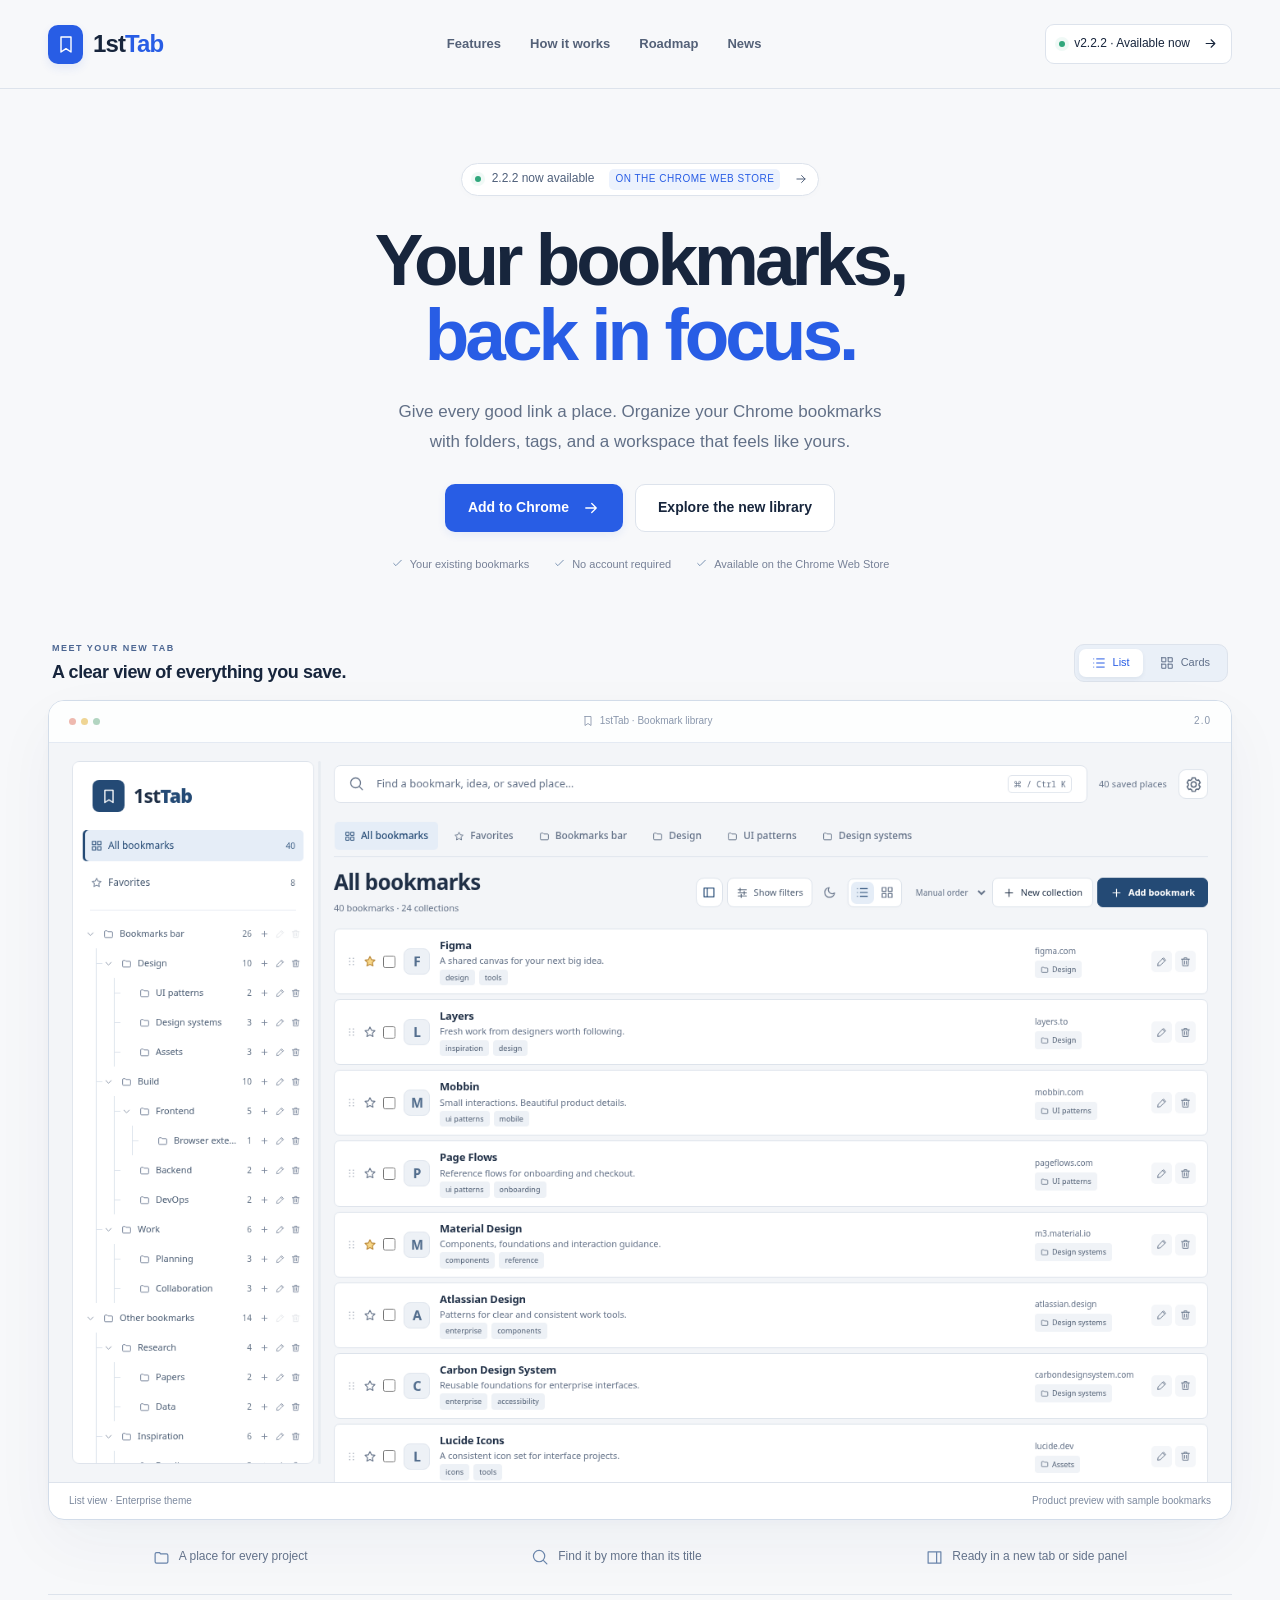
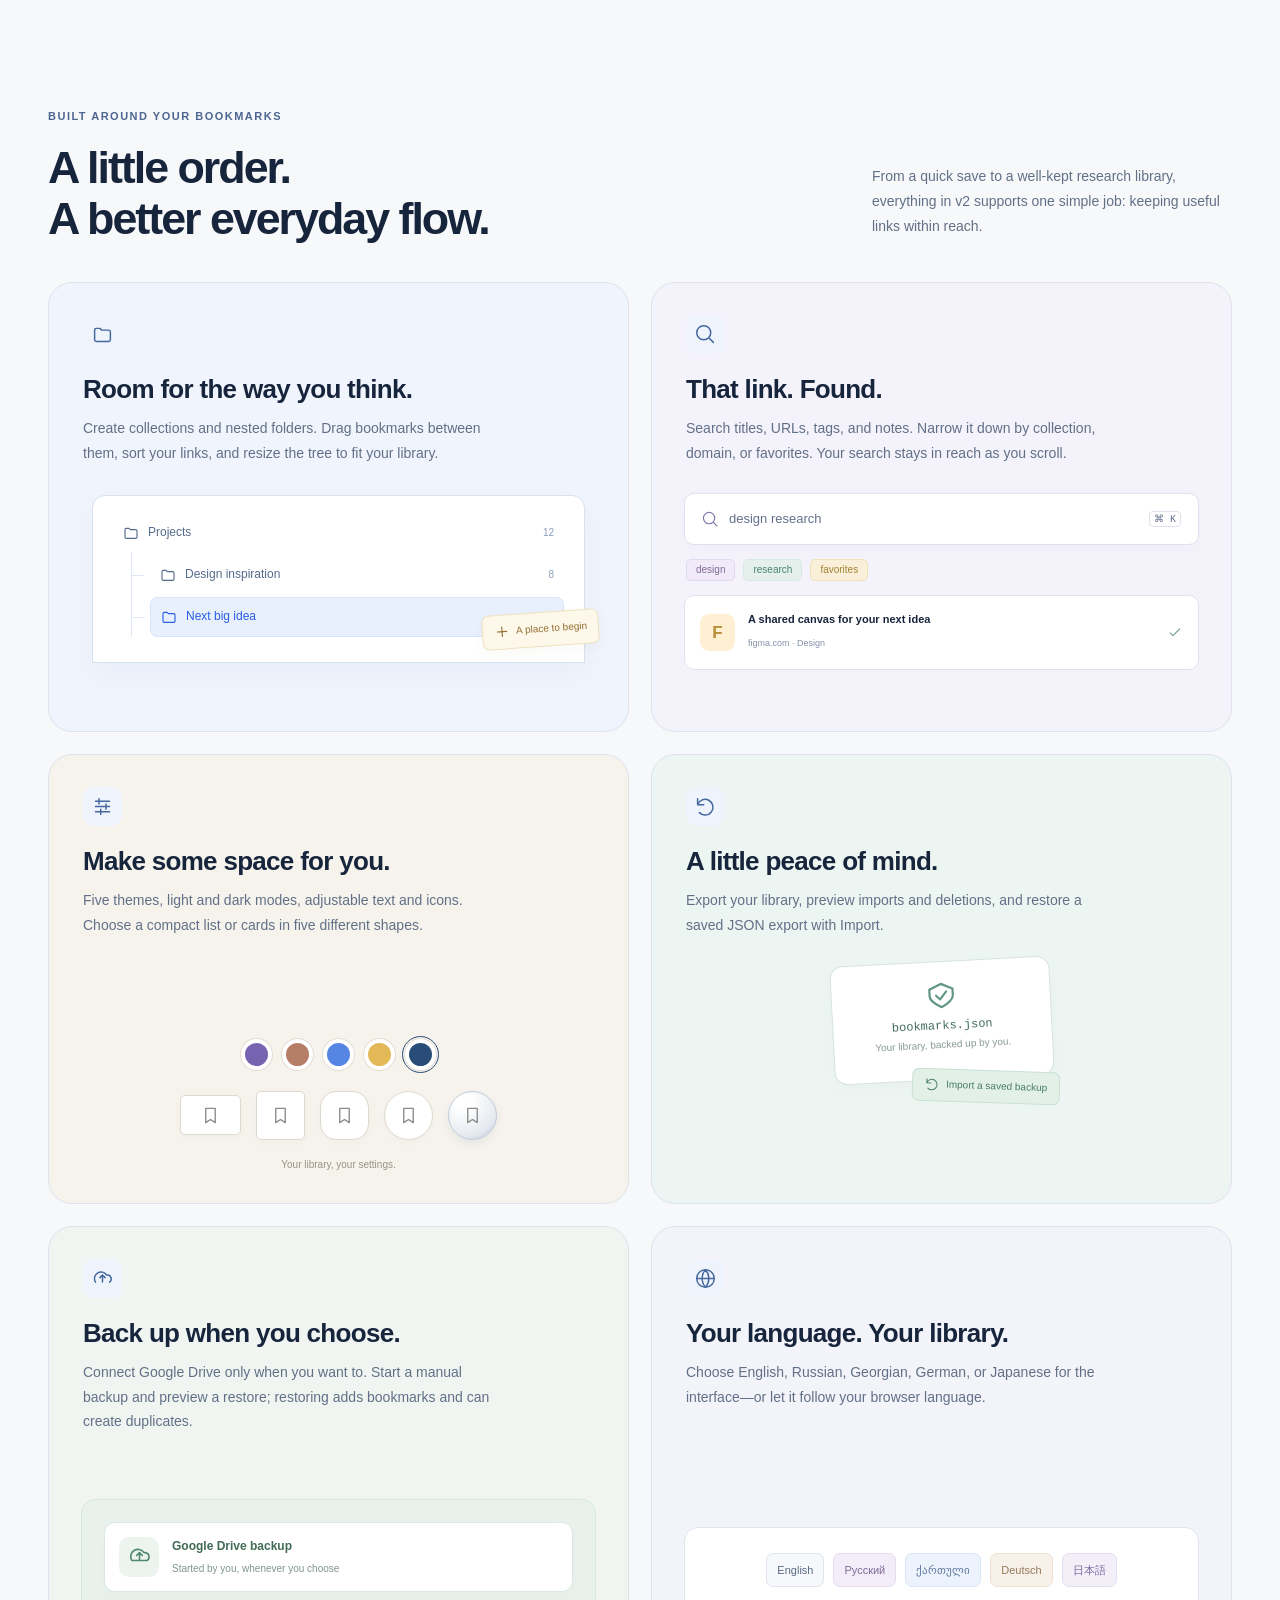
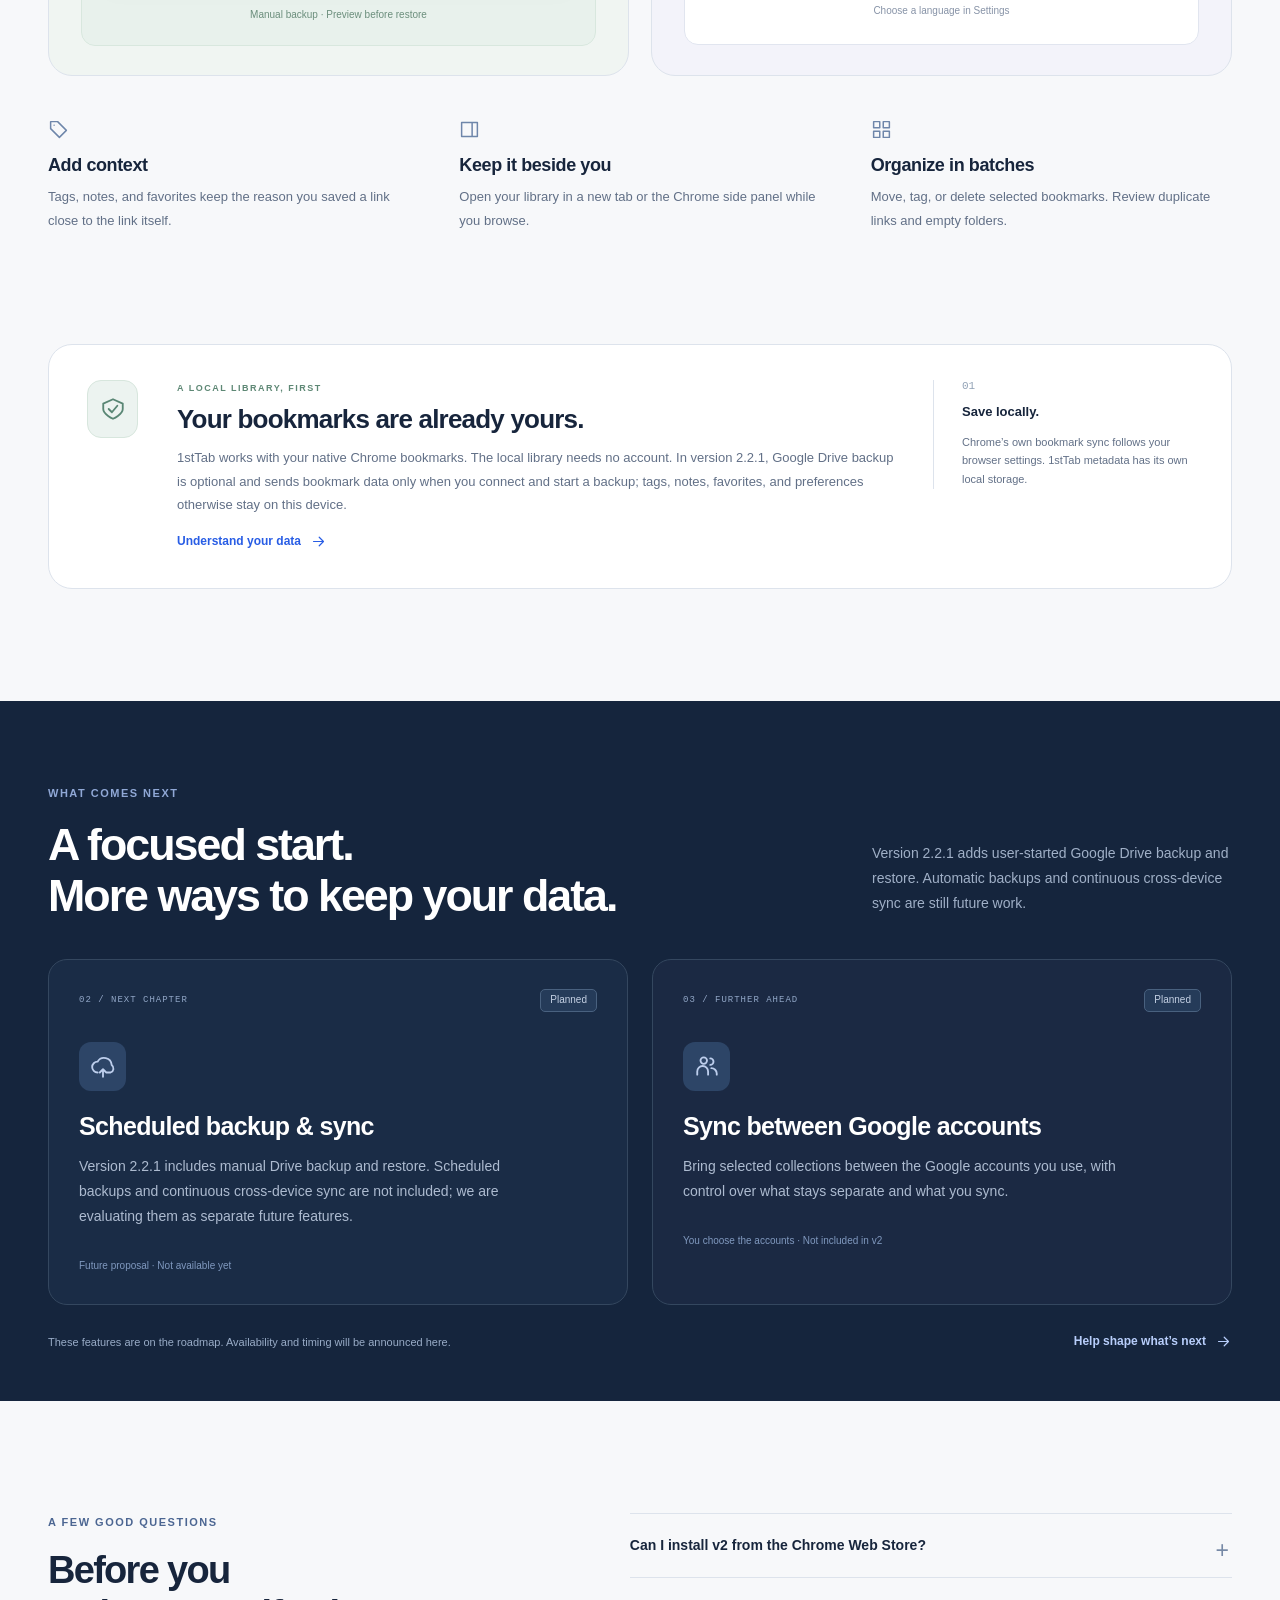
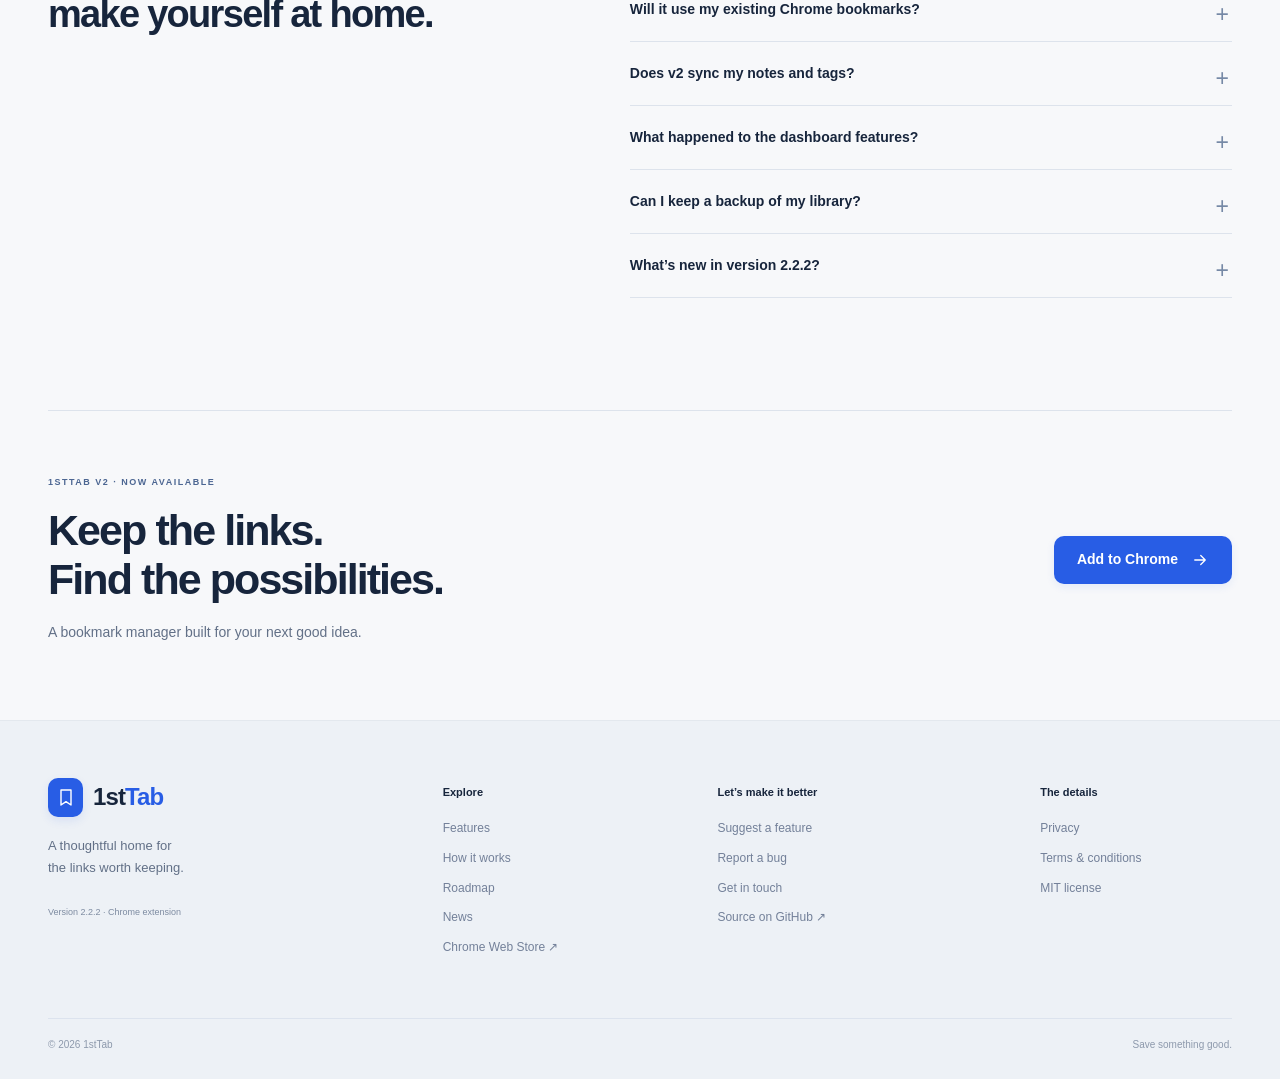
<file: index.html>
<!doctype html>
<html lang="en">
<head>
<meta charset="utf-8">
<meta name="viewport" content="width=device-width,initial-scale=1"><title>1stTab v2 — Your bookmarks, back in focus</title>
<meta name="description" content="A focused Chrome bookmark manager with folders, tags, search, and five interface languages. Version 2.2.2 adds a localized in-app update notice; optional manual Google Drive backup remains available.">
<meta name="application-name" content="1stTab">
<meta name="theme-color" content="#f7f8fa">
<meta name="google-site-verification" content="NJ5g8DlZnORgyv9Ba-MatWQXtFF1xv9v6YgSDFc41xQ">
<link rel="icon" href="assets/favicon.png">
<link rel="canonical" href="https://1sttab-app.web.app/">
<meta property="og:type" content="website">
<meta property="og:title" content="1stTab v2 — Your bookmarks, back in focus">
<meta property="og:description" content="A focused Chrome bookmark manager with folders, tags, search, and five interface languages. Version 2.2.2 adds a localized in-app update notice; optional manual Google Drive backup remains available.">
<meta property="og:url" content="https://1sttab-app.web.app/">
<meta property="og:image" content="https://1sttab-app.web.app/assets/bookmark-v2-list.png">
<meta name="twitter:card" content="summary_large_image">
<link rel="stylesheet" href="assets/site-v2.css?v=20261022">
<script src="assets/site-v2.js?v=20261010" defer></script>
</head>
<body class=""><a class="skip-link" href="#main">Skip to content</a>
<header class="nav" id="nav">
<div class="nav-inner"><a class="nav-logo" href="index.html" aria-label="1stTab home"><span class="logo-mark"><svg viewBox="0 0 24 24" fill="none" stroke="currentColor" stroke-width="1.7" stroke-linecap="round" stroke-linejoin="round" aria-hidden="true"><path d="M6 3h12v18l-6-4-6 4V3Z"/></svg></span><span>1st<span class="logo-accent">Tab</span></span></a><button class="menu-toggle" type="button" aria-label="Open navigation" aria-controls="site-menu" aria-expanded="false"><svg viewBox="0 0 24 24" fill="none" stroke="currentColor" stroke-width="1.7" stroke-linecap="round" stroke-linejoin="round" aria-hidden="true"><path d="M4 6h16M4 12h16M4 18h16"/></svg></button>
<nav class="nav-links" id="site-menu" aria-label="Main navigation"><a href="index.html#features">Features</a><a href="guide.html">How it works</a><a href="index.html#roadmap">Roadmap</a><a href="news.html">News</a></nav>
<a class="launch-pill" href="news-whats-new.html"><span class="status-dot"></span>v2.2.2 · Available now<svg viewBox="0 0 24 24" fill="none" stroke="currentColor" stroke-width="1.7" stroke-linecap="round" stroke-linejoin="round" aria-hidden="true"><path d="M5 12h14m-6-6 6 6-6 6"/></svg></a></div>
</header>
<main id="main">
<section class="hero container"><a class="eyebrow announcement-pill" href="news-whats-new.html"><span class="status-dot"></span> 2.2.2 now available <span class="pill-version">ON THE CHROME WEB STORE</span><svg viewBox="0 0 24 24" fill="none" stroke="currentColor" stroke-width="1.7" stroke-linecap="round" stroke-linejoin="round" aria-hidden="true"><path d="M5 12h14m-6-6 6 6-6 6"/></svg></a>
<h1>Your bookmarks,<br><span>back in focus.</span></h1>
<p class="hero-sub">Give every good link a place. Organize your Chrome bookmarks<br class="desktop-br"> with folders, tags, and a workspace that feels like yours.</p>
<div class="hero-actions"><a href="https://chromewebstore.google.com/detail/1sttab-%E2%80%94-bookmark-manager/bigolehnkpljdbocpkljjmkkocefinbh" class="btn btn-primary" target="_blank" rel="noopener noreferrer">Add to Chrome <svg viewBox="0 0 24 24" fill="none" stroke="currentColor" stroke-width="1.7" stroke-linecap="round" stroke-linejoin="round" aria-hidden="true"><path d="M5 12h14m-6-6 6 6-6 6"/></svg></a><a href="#workspace" class="btn btn-outline">Explore the new library</a></div>
<div class="hero-facts"><span><svg viewBox="0 0 24 24" fill="none" stroke="currentColor" stroke-width="1.7" stroke-linecap="round" stroke-linejoin="round" aria-hidden="true"><path d="m5 12 4 4 10-10"/></svg> Your existing bookmarks</span><span><svg viewBox="0 0 24 24" fill="none" stroke="currentColor" stroke-width="1.7" stroke-linecap="round" stroke-linejoin="round" aria-hidden="true"><path d="m5 12 4 4 10-10"/></svg> No account required</span><span><svg viewBox="0 0 24 24" fill="none" stroke="currentColor" stroke-width="1.7" stroke-linecap="round" stroke-linejoin="round" aria-hidden="true"><path d="m5 12 4 4 10-10"/></svg> Available on the Chrome Web Store</span></div>
</section>
<section class="container product-section" id="workspace" aria-labelledby="workspace-heading">
<div class="product-topline">
<div><span class="mini-label">MEET YOUR NEW TAB</span>
<h2 id="workspace-heading">A clear view of everything you save.</h2>
</div>
<div class="preview-switch" role="group" aria-label="Product screenshot view"><button type="button" data-preview="list" aria-pressed="true"><svg viewBox="0 0 24 24" fill="none" stroke="currentColor" stroke-width="1.7" stroke-linecap="round" stroke-linejoin="round" aria-hidden="true"><path d="M8 5h13M8 12h13M8 19h13M3 5h.01M3 12h.01M3 19h.01"/></svg>List</button><button type="button" data-preview="cards" aria-pressed="false"><svg viewBox="0 0 24 24" fill="none" stroke="currentColor" stroke-width="1.7" stroke-linecap="round" stroke-linejoin="round" aria-hidden="true"><path d="M3 3h7v7H3V3Zm11 0h7v7h-7V3ZM3 14h7v7H3v-7Zm11 0h7v7h-7v-7Z"/></svg>Cards</button></div>
</div>
<figure class="product-window">
<div class="window-bar">
<div class="window-dots" aria-hidden="true"><i></i><i></i><i></i></div>
<span><svg viewBox="0 0 24 24" fill="none" stroke="currentColor" stroke-width="1.7" stroke-linecap="round" stroke-linejoin="round" aria-hidden="true"><path d="M6 3h12v18l-6-4-6 4V3Z"/></svg>1stTab · Bookmark library</span><span class="window-version">2.0</span></div>
<img id="workspace-image" src="assets/bookmark-v2-list.png" width="1440" height="900" alt="1stTab v2 list view with a nested folder tree, bookmark tags, search and compact rows" fetchpriority="high">
<figcaption><span id="preview-caption">List view · Enterprise theme</span><span>Product preview with sample bookmarks</span></figcaption>
</figure>
<div class="under-preview"><span><svg viewBox="0 0 24 24" fill="none" stroke="currentColor" stroke-width="1.7" stroke-linecap="round" stroke-linejoin="round" aria-hidden="true"><path d="M3 7a2 2 0 0 1 2-2h4l2 2h8a2 2 0 0 1 2 2v9a2 2 0 0 1-2 2H5a2 2 0 0 1-2-2V7Z"/></svg>A place for every project</span><span><svg viewBox="0 0 24 24" fill="none" stroke="currentColor" stroke-width="1.7" stroke-linecap="round" stroke-linejoin="round" aria-hidden="true"><path d="M21 21l-5-5M18 10a8 8 0 1 1-16 0 8 8 0 0 1 16 0"/></svg>Find it by more than its title</span><span><svg viewBox="0 0 24 24" fill="none" stroke="currentColor" stroke-width="1.7" stroke-linecap="round" stroke-linejoin="round" aria-hidden="true"><path d="M3 4h18v16H3V4Zm12 0v16"/></svg>Ready in a new tab or side panel</span></div>
</section>
<section class="section container" id="features">
<div class="section-heading">
<div>
<p class="mini-label">BUILT AROUND YOUR BOOKMARKS</p>
<h2>A little order.<br>A better everyday flow.</h2>
</div>
<p>From a quick save to a well-kept research library, everything in v2 supports one simple job: keeping useful links within reach.</p>
</div>
<div class="feature-grid">
<article class="feature-card feature-folders">
<div class="feature-copy"><span class="feature-icon"><svg viewBox="0 0 24 24" fill="none" stroke="currentColor" stroke-width="1.7" stroke-linecap="round" stroke-linejoin="round" aria-hidden="true"><path d="M3 7a2 2 0 0 1 2-2h4l2 2h8a2 2 0 0 1 2 2v9a2 2 0 0 1-2 2H5a2 2 0 0 1-2-2V7Z"/></svg></span>
<h3>Room for the way you think.</h3>
<p>Create collections and nested folders. Drag bookmarks between them, sort your links, and resize the tree to fit your library.</p>
</div>
<div class="folder-illustration" aria-hidden="true">
<div><svg viewBox="0 0 24 24" fill="none" stroke="currentColor" stroke-width="1.7" stroke-linecap="round" stroke-linejoin="round" aria-hidden="true"><path d="M3 7a2 2 0 0 1 2-2h4l2 2h8a2 2 0 0 1 2 2v9a2 2 0 0 1-2 2H5a2 2 0 0 1-2-2V7Z"/></svg>Projects<span>12</span></div>
<div class="branch">
<div><svg viewBox="0 0 24 24" fill="none" stroke="currentColor" stroke-width="1.7" stroke-linecap="round" stroke-linejoin="round" aria-hidden="true"><path d="M3 7a2 2 0 0 1 2-2h4l2 2h8a2 2 0 0 1 2 2v9a2 2 0 0 1-2 2H5a2 2 0 0 1-2-2V7Z"/></svg>Design inspiration<span>8</span></div>
<div class="selected"><svg viewBox="0 0 24 24" fill="none" stroke="currentColor" stroke-width="1.7" stroke-linecap="round" stroke-linejoin="round" aria-hidden="true"><path d="M3 7a2 2 0 0 1 2-2h4l2 2h8a2 2 0 0 1 2 2v9a2 2 0 0 1-2 2H5a2 2 0 0 1-2-2V7Z"/></svg>Next big idea<span>4</span></div>
</div>
<div class="floating-tag"><svg viewBox="0 0 24 24" fill="none" stroke="currentColor" stroke-width="1.7" stroke-linecap="round" stroke-linejoin="round" aria-hidden="true"><path d="M12 5v14M5 12h14"/></svg> A place to begin</div>
</div>
</article>
<article class="feature-card feature-search">
<div class="feature-copy"><span class="feature-icon"><svg viewBox="0 0 24 24" fill="none" stroke="currentColor" stroke-width="1.7" stroke-linecap="round" stroke-linejoin="round" aria-hidden="true"><path d="M21 21l-5-5M18 10a8 8 0 1 1-16 0 8 8 0 0 1 16 0"/></svg></span>
<h3>That link. Found.</h3>
<p>Search titles, URLs, tags, and notes. Narrow it down by collection, domain, or favorites. Your search stays in reach as you scroll.</p>
</div>
<div class="search-illustration" aria-hidden="true">
<div class="sample-search"><svg viewBox="0 0 24 24" fill="none" stroke="currentColor" stroke-width="1.7" stroke-linecap="round" stroke-linejoin="round" aria-hidden="true"><path d="M21 21l-5-5M18 10a8 8 0 1 1-16 0 8 8 0 0 1 16 0"/></svg>design research<span>⌘ K</span></div>
<div class="sample-tags"><span>design</span><span>research</span><span>favorites</span></div>
<div class="sample-result"><b>F</b>
<div><strong>A shared canvas for your next idea</strong><small>figma.com · Design</small></div>
<svg viewBox="0 0 24 24" fill="none" stroke="currentColor" stroke-width="1.7" stroke-linecap="round" stroke-linejoin="round" aria-hidden="true"><path d="m5 12 4 4 10-10"/></svg></div>
</div>
</article>
<article class="feature-card feature-appearance">
<div class="feature-copy"><span class="feature-icon"><svg viewBox="0 0 24 24" fill="none" stroke="currentColor" stroke-width="1.7" stroke-linecap="round" stroke-linejoin="round" aria-hidden="true"><path d="M4 6h16M4 12h16M4 18h16M8 3v6M16 9v6M10 15v6"/></svg></span>
<h3>Make some space for you.</h3>
<p>Five themes, light and dark modes, adjustable text and icons. Choose a compact list or cards in five different shapes.</p>
</div>
<div class="appearance-illustration" aria-hidden="true">
<div class="color-palette"><i></i><i></i><i></i><i></i><i></i></div>
<div class="shape-palette"><span><svg viewBox="0 0 24 24" fill="none" stroke="currentColor" stroke-width="1.7" stroke-linecap="round" stroke-linejoin="round" aria-hidden="true"><path d="M6 3h12v18l-6-4-6 4V3Z"/></svg></span><span><svg viewBox="0 0 24 24" fill="none" stroke="currentColor" stroke-width="1.7" stroke-linecap="round" stroke-linejoin="round" aria-hidden="true"><path d="M6 3h12v18l-6-4-6 4V3Z"/></svg></span><span><svg viewBox="0 0 24 24" fill="none" stroke="currentColor" stroke-width="1.7" stroke-linecap="round" stroke-linejoin="round" aria-hidden="true"><path d="M6 3h12v18l-6-4-6 4V3Z"/></svg></span><span><svg viewBox="0 0 24 24" fill="none" stroke="currentColor" stroke-width="1.7" stroke-linecap="round" stroke-linejoin="round" aria-hidden="true"><path d="M6 3h12v18l-6-4-6 4V3Z"/></svg></span><span><svg viewBox="0 0 24 24" fill="none" stroke="currentColor" stroke-width="1.7" stroke-linecap="round" stroke-linejoin="round" aria-hidden="true"><path d="M6 3h12v18l-6-4-6 4V3Z"/></svg></span></div>
<span class="illustration-caption">Your library, your settings.</span></div>
</article>
<article class="feature-card feature-recovery">
<div class="feature-copy"><span class="feature-icon"><svg viewBox="0 0 24 24" fill="none" stroke="currentColor" stroke-width="1.7" stroke-linecap="round" stroke-linejoin="round" aria-hidden="true"><path d="M3 10h7M3 10V3m0 7a9 9 0 1 1 2 9"/></svg></span>
<h3>A little peace of mind.</h3>
<p>Export your library, preview imports and deletions, and restore a saved JSON export with Import.</p>
</div>
<div class="recovery-illustration" aria-hidden="true">
<div class="file-tile"><svg viewBox="0 0 24 24" fill="none" stroke="currentColor" stroke-width="1.7" stroke-linecap="round" stroke-linejoin="round" aria-hidden="true"><path d="M12 3 3 7v5c0 5 9 9 9 9s9-4 9-9V7l-9-4Zm-4 9 3 3 5-6"/></svg><span>bookmarks.json</span><small>Your library, backed up by you.</small></div>
<div class="recovery-note"><svg viewBox="0 0 24 24" fill="none" stroke="currentColor" stroke-width="1.7" stroke-linecap="round" stroke-linejoin="round" aria-hidden="true"><path d="M3 10h7M3 10V3m0 7a9 9 0 1 1 2 9"/></svg> Import a saved backup</div>
</div>
</article>
<article class="feature-card feature-drive">
<div class="feature-copy"><span class="feature-icon"><svg viewBox="0 0 24 24" fill="none" stroke="currentColor" stroke-width="1.7" stroke-linecap="round" stroke-linejoin="round" aria-hidden="true"><path d="M12 16V8m0 0-3 3m3-3 3 3"/><path d="M20 16.2A4.5 4.5 0 0 0 18 8h-1.3A6 6 0 1 0 4 16.2"/></svg></span>
<h3>Back up when you choose.</h3>
<p>Connect Google Drive only when you want to. Start a manual backup and preview a restore; restoring adds bookmarks and can create duplicates.</p>
</div>
<div class="drive-illustration" aria-hidden="true">
<div class="drive-backup-card"><span class="drive-cloud"><svg viewBox="0 0 24 24" fill="none" stroke="currentColor" stroke-width="1.7" stroke-linecap="round" stroke-linejoin="round"><path d="M12 16V8m0 0-3 3m3-3 3 3"/><path d="M20 16.2A4.5 4.5 0 0 0 18 8h-1.3A6 6 0 1 0 4 16.2Z"/></svg></span><span><strong>Google Drive backup</strong><small>Started by you, whenever you choose</small></span></div>
<div class="drive-backup-note">Manual backup · Preview before restore</div>
</div>
</article>
<article class="feature-card feature-languages">
<div class="feature-copy"><span class="feature-icon"><svg viewBox="0 0 24 24" fill="none" stroke="currentColor" stroke-width="1.7" stroke-linecap="round" stroke-linejoin="round" aria-hidden="true"><circle cx="12" cy="12" r="10"/><path d="M2 12h20M12 2a15 15 0 0 1 0 20M12 2a15 15 0 0 0 0 20"/></svg></span>
<h3>Your language. Your library.</h3>
<p>Choose English, Russian, Georgian, German, or Japanese for the interface—or let it follow your browser language.</p>
</div>
<div class="language-illustration" aria-hidden="true">
<div class="language-chips"><span>English</span><span>Русский</span><span>ქართული</span><span>Deutsch</span><span>日本語</span></div>
<small>Choose a language in Settings</small>
</div>
</article>
</div>
<div class="detail-grid">
<article><svg viewBox="0 0 24 24" fill="none" stroke="currentColor" stroke-width="1.7" stroke-linecap="round" stroke-linejoin="round" aria-hidden="true"><path d="M3 3h8l10 10-8 8L3 11V3Zm4 4h.01"/></svg>
<h3>Add context</h3>
<p>Tags, notes, and favorites keep the reason you saved a link close to the link itself.</p>
</article>
<article><svg viewBox="0 0 24 24" fill="none" stroke="currentColor" stroke-width="1.7" stroke-linecap="round" stroke-linejoin="round" aria-hidden="true"><path d="M3 4h18v16H3V4Zm12 0v16"/></svg>
<h3>Keep it beside you</h3>
<p>Open your library in a new tab or the Chrome side panel while you browse.</p>
</article>
<article><svg viewBox="0 0 24 24" fill="none" stroke="currentColor" stroke-width="1.7" stroke-linecap="round" stroke-linejoin="round" aria-hidden="true"><path d="M3 3h7v7H3V3Zm11 0h7v7h-7V3ZM3 14h7v7H3v-7Zm11 0h7v7h-7v-7Z"/></svg>
<h3>Organize in batches</h3>
<p>Move, tag, or delete selected bookmarks. Review duplicate links and empty folders.</p>
</article>
</div>
</section>
<section class="local-section container">
<div class="local-icon"><svg viewBox="0 0 24 24" fill="none" stroke="currentColor" stroke-width="1.7" stroke-linecap="round" stroke-linejoin="round" aria-hidden="true"><path d="M12 3 3 7v5c0 5 9 9 9 9s9-4 9-9V7l-9-4Zm-4 9 3 3 5-6"/></svg></div>
<div>
<p class="mini-label">A LOCAL LIBRARY, FIRST</p>
<h2>Your bookmarks are already yours.</h2>
<p>1stTab works with your native Chrome bookmarks. The local library needs no account. In version 2.2.1, Google Drive backup is optional and sends bookmark data only when you connect and start a backup; tags, notes, favorites, and preferences otherwise stay on this device.</p>
<a class="text-link" href="privacy.html">Understand your data <svg viewBox="0 0 24 24" fill="none" stroke="currentColor" stroke-width="1.7" stroke-linecap="round" stroke-linejoin="round" aria-hidden="true"><path d="M5 12h14m-6-6 6 6-6 6"/></svg></a></div>
<div class="local-aside"><span>01</span><strong>Save locally.</strong>
<p>Chrome’s own bookmark sync follows your browser settings. 1stTab metadata has its own local storage.</p>
</div>
</section>
<section class="roadmap-section" id="roadmap">
<div class="container">
<div class="section-heading">
<div>
<p class="mini-label">WHAT COMES NEXT</p>
<h2>A focused start.<br>More ways to keep your data.</h2>
</div>
<p>Version 2.2.1 adds user-started Google Drive backup and restore. Automatic backups and continuous cross-device sync are still future work.</p>
</div>
<div class="roadmap-grid">
<article class="roadmap-card">
<div class="roadmap-top"><span class="roadmap-number">02 / NEXT CHAPTER</span><span class="planned">Planned</span></div>
<div class="roadmap-icon"><svg viewBox="0 0 24 24" fill="none" stroke="currentColor" stroke-width="1.7" stroke-linecap="round" stroke-linejoin="round" aria-hidden="true"><path d="M7 18a5 5 0 1 1 0-10 7 7 0 0 1 13 3 4 4 0 0 1-1 7h-4m-6 0 3-3 3 3m-3-3v7"/></svg></div>
<h3>Scheduled backup &amp; sync</h3>
<p>Version 2.2.1 includes manual Drive backup and restore. Scheduled backups and continuous cross-device sync are not included; we are evaluating them as separate future features.</p>
<span class="roadmap-note">Future proposal · Not available yet</span></article>
<article class="roadmap-card">
<div class="roadmap-top"><span class="roadmap-number">03 / FURTHER AHEAD</span><span class="planned">Planned</span></div>
<div class="roadmap-icon"><svg viewBox="0 0 24 24" fill="none" stroke="currentColor" stroke-width="1.7" stroke-linecap="round" stroke-linejoin="round" aria-hidden="true"><path d="M9 10a3 3 0 1 0 0-6 3 3 0 0 0 0 6Zm6 1a3 3 0 1 0 0-6M3 20v-3a5 5 0 0 1 10 0v3m3-6a5 5 0 0 1 5 5v1"/></svg></div>
<h3>Sync between Google accounts</h3>
<p>Bring selected collections between the Google accounts you use, with control over what stays separate and what you sync.</p>
<span class="roadmap-note">You choose the accounts · Not included in v2</span></article>
</div>
<div class="roadmap-foot">
<p>These features are on the roadmap. Availability and timing will be announced here.</p>
<a href="request.html" class="text-link">Help shape what’s next <svg viewBox="0 0 24 24" fill="none" stroke="currentColor" stroke-width="1.7" stroke-linecap="round" stroke-linejoin="round" aria-hidden="true"><path d="M5 12h14m-6-6 6 6-6 6"/></svg></a></div>
</div>
</section>
<section class="section container faq-section">
<div>
<p class="mini-label">A FEW GOOD QUESTIONS</p>
<h2>Before you<br>make yourself at home.</h2>
</div>
<div class="faq-list">
<details>
<summary>Can I install v2 from the Chrome Web Store?</summary>
<p>1stTab 2.2.2 is available on the Chrome Web Store. It adds a localized update notice to the five-language interface; optional manual Google Drive backup and restore remain available. <a href="https://chromewebstore.google.com/detail/1sttab-%E2%80%94-bookmark-manager/bigolehnkpljdbocpkljjmkkocefinbh" target="_blank" rel="noopener noreferrer">Get 1stTab — Bookmark Manager</a>.</p>
</details>
<details>
<summary>Will it use my existing Chrome bookmarks?</summary>
<p>Yes. The extension reads and edits your native Chrome bookmarks. You can organize the library you already have, and your changes appear in Chrome’s bookmark manager.</p>
</details>
<details>
<summary>Does v2 sync my notes and tags?</summary>
<p>Notes, tags, favorites, and 1stTab settings stay local unless included in a backup you explicitly start. Native bookmarks may sync through Chrome if you enable Chrome sync. Version 2.2.1 adds manual Drive backup and restore; continuous Google Drive or cross-account sync is not included.</p>
</details>
<details>
<summary>What happened to the dashboard features?</summary>
<p>We’ve chosen to focus the new 1stTab on bookmark management. Weather, clocks, finance, tasks, and other general dashboard widgets are outside the v2 product. <a href="news-bookmark-focus.html">Read the story behind this decision.</a></p>
</details>
<details>
<summary>Can I keep a backup of my library?</summary>
<p>Export a local JSON copy from Settings → Library tools. Version 2.2.1 also includes optional, user-started Google Drive backup and previewed additive restore. Review the preview before restoring; it may create duplicates.</p>
</details>
<details>
<summary>What’s new in version 2.2.2?</summary>
<p>After an extension update, 1stTab shows a localized notice with the installed version and release highlights. You can open the release notes or dismiss the notice; dismissal is remembered for that version. It appears after updates, not on first install, and does not open a tab on its own. <a href="news-whats-new.html">Read the 2.2.2 announcement.</a></p>
</details>
</div>
</section>
<section class="container final-cta">
<div><span class="mini-label">1STTAB V2 · NOW AVAILABLE</span>
<h2>Keep the links.<br>Find the possibilities.</h2>
<p>A bookmark manager built for your next good idea.</p>
</div>
<a class="btn btn-primary" href="https://chromewebstore.google.com/detail/1sttab-%E2%80%94-bookmark-manager/bigolehnkpljdbocpkljjmkkocefinbh" target="_blank" rel="noopener noreferrer">Add to Chrome <svg viewBox="0 0 24 24" fill="none" stroke="currentColor" stroke-width="1.7" stroke-linecap="round" stroke-linejoin="round" aria-hidden="true"><path d="M5 12h14m-6-6 6 6-6 6"/></svg></a></section>
</main>
<footer class="footer">
<div class="container footer-grid">
<div class="footer-intro"><a class="nav-logo" href="index.html" aria-label="1stTab home"><span class="logo-mark"><svg viewBox="0 0 24 24" fill="none" stroke="currentColor" stroke-width="1.7" stroke-linecap="round" stroke-linejoin="round" aria-hidden="true"><path d="M6 3h12v18l-6-4-6 4V3Z"/></svg></span><span>1st<span class="logo-accent">Tab</span></span></a>
<p>A thoughtful home for<br>the links worth keeping.</p>
<span class="footer-release">Version 2.2.2 · Chrome extension</span></div>
<div>
<h2>Explore</h2>
<a href="index.html#features">Features</a><a href="guide.html">How it works</a><a href="index.html#roadmap">Roadmap</a><a href="news.html">News</a><a href="https://chromewebstore.google.com/detail/1sttab-%E2%80%94-bookmark-manager/bigolehnkpljdbocpkljjmkkocefinbh" target="_blank" rel="noopener noreferrer">Chrome Web Store ↗</a></div>
<div>
<h2>Let’s make it better</h2>
<a href="request.html">Suggest a feature</a><a href="bugs.html">Report a bug</a><a href="mailto:aablotia@ablotia.com">Get in touch</a><a href="https://github.com/aleksandre-zaccone/1stTab" target="_blank" rel="noopener noreferrer">Source on GitHub ↗</a></div>
<div>
<h2>The details</h2>
<a href="privacy.html">Privacy</a><a href="terms.html">Terms & conditions</a><a href="LICENSE.txt">MIT license</a></div>
</div>
<div class="container footer-bottom"><span>© 2026 1stTab</span><span>Save something good.</span></div>
</footer>
</body>
</html>
</file>
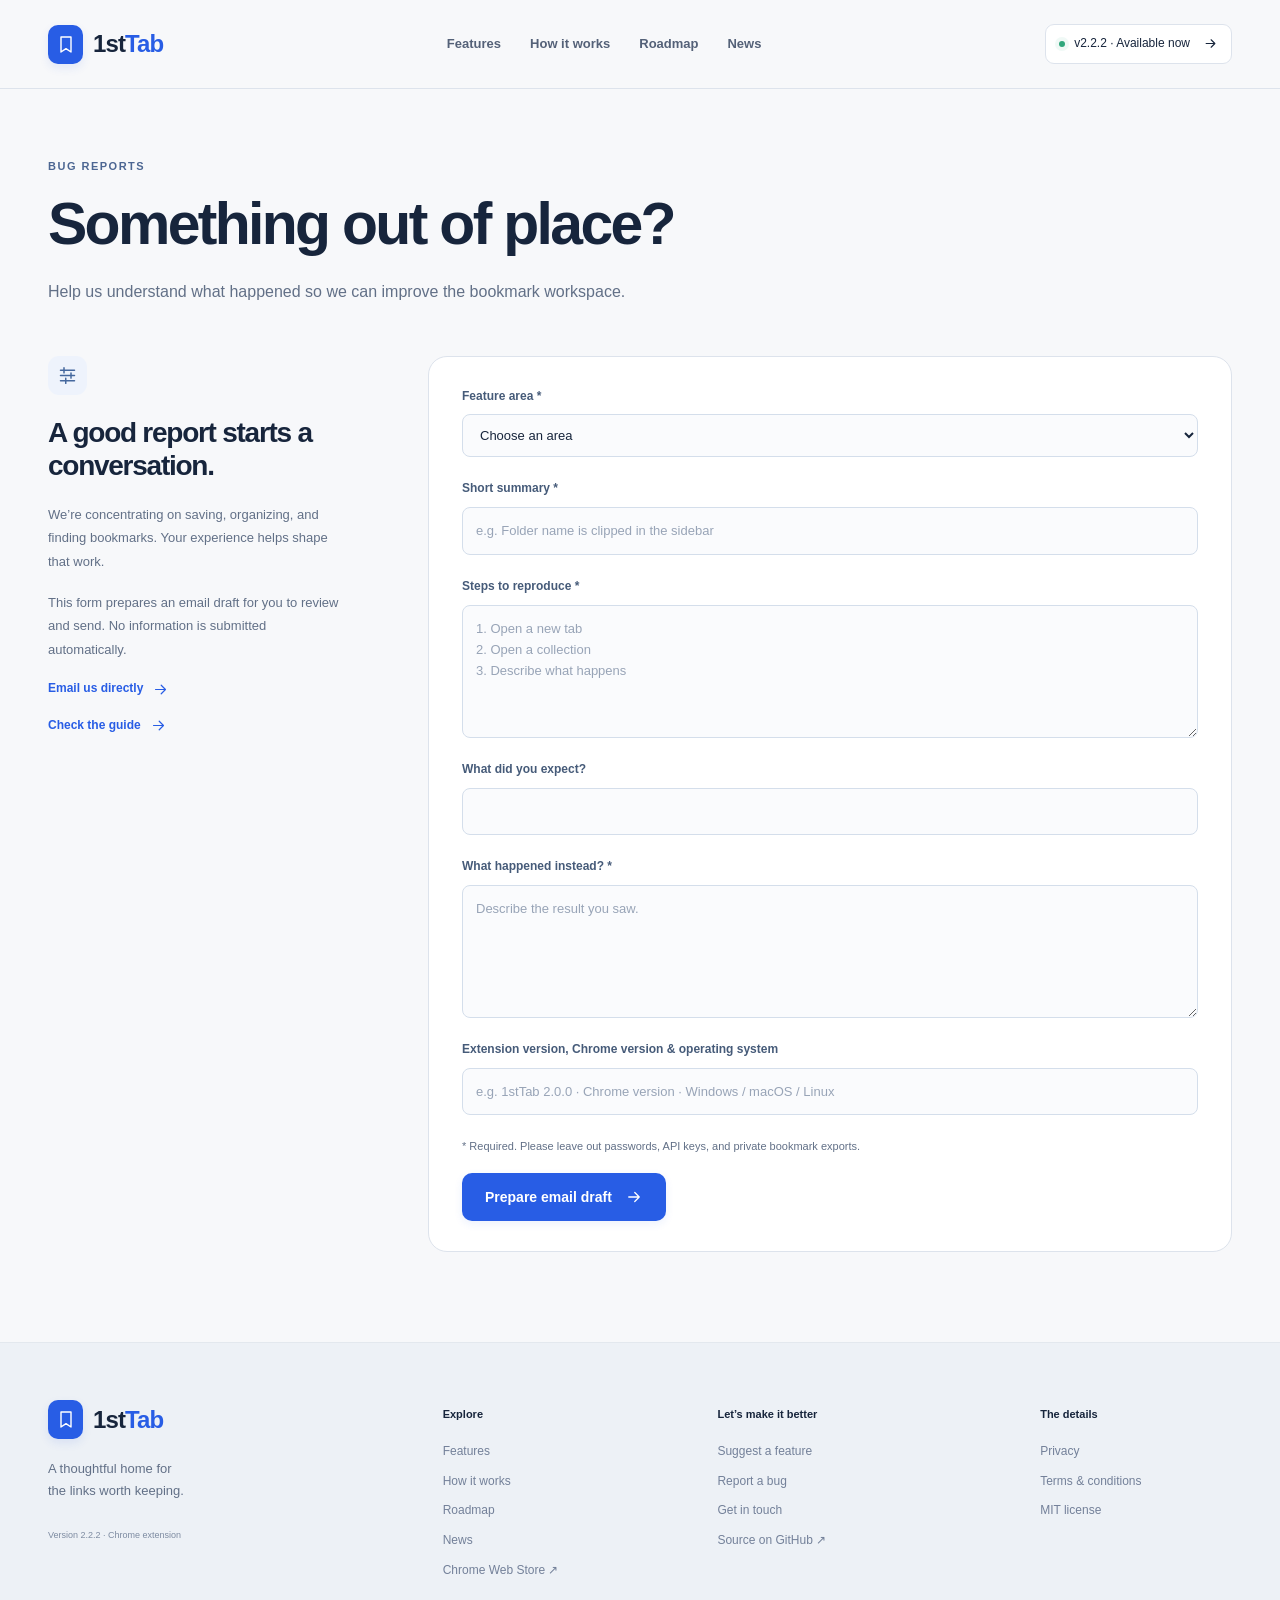
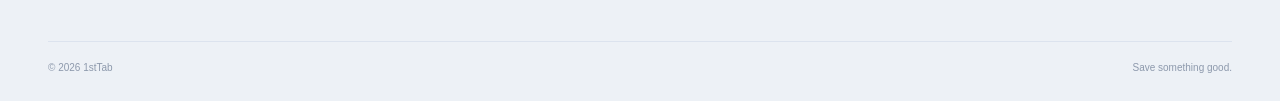
<file: bugs.html>
<!doctype html>
<html lang="en">
<head>
<meta charset="utf-8">
<meta name="viewport" content="width=device-width,initial-scale=1"><title>Report a bug — 1stTab</title>
<meta name="description" content="Help us understand what happened so we can improve the bookmark workspace.">
<meta name="application-name" content="1stTab">
<meta name="theme-color" content="#f7f8fa">
<meta name="google-site-verification" content="NJ5g8DlZnORgyv9Ba-MatWQXtFF1xv9v6YgSDFc41xQ">
<link rel="icon" href="assets/favicon.png">
<link rel="canonical" href="https://1sttab-app.web.app/bugs">
<meta property="og:type" content="website">
<meta property="og:title" content="Report a bug — 1stTab">
<meta property="og:description" content="Help us understand what happened so we can improve the bookmark workspace.">
<meta property="og:url" content="https://1sttab-app.web.app/bugs">
<meta property="og:image" content="https://1sttab-app.web.app/assets/bookmark-v2-list.png">
<meta name="twitter:card" content="summary_large_image">
<link rel="stylesheet" href="assets/site-v2.css?v=20261022">
<script src="assets/site-v2.js?v=20261010" defer></script>
</head>
<body class=""><a class="skip-link" href="#main">Skip to content</a>
<header class="nav" id="nav">
<div class="nav-inner"><a class="nav-logo" href="index.html" aria-label="1stTab home"><span class="logo-mark"><svg viewBox="0 0 24 24" fill="none" stroke="currentColor" stroke-width="1.7" stroke-linecap="round" stroke-linejoin="round" aria-hidden="true"><path d="M6 3h12v18l-6-4-6 4V3Z"/></svg></span><span>1st<span class="logo-accent">Tab</span></span></a><button class="menu-toggle" type="button" aria-label="Open navigation" aria-controls="site-menu" aria-expanded="false"><svg viewBox="0 0 24 24" fill="none" stroke="currentColor" stroke-width="1.7" stroke-linecap="round" stroke-linejoin="round" aria-hidden="true"><path d="M4 6h16M4 12h16M4 18h16"/></svg></button>
<nav class="nav-links" id="site-menu" aria-label="Main navigation"><a href="index.html#features">Features</a><a href="guide.html">How it works</a><a href="index.html#roadmap">Roadmap</a><a href="news.html">News</a></nav>
<a class="launch-pill" href="news-whats-new.html"><span class="status-dot"></span>v2.2.2 · Available now<svg viewBox="0 0 24 24" fill="none" stroke="currentColor" stroke-width="1.7" stroke-linecap="round" stroke-linejoin="round" aria-hidden="true"><path d="M5 12h14m-6-6 6 6-6 6"/></svg></a></div>
</header>
<main id="main">
<section class="container page-hero">
<p class="mini-label">BUG REPORTS</p>
<h1>Something out of place?</h1>
<p>Help us understand what happened so we can improve the bookmark workspace.</p>
</section>
<div class="container support-layout">
<aside class="support-aside"><span class="feature-icon"><svg viewBox="0 0 24 24" fill="none" stroke="currentColor" stroke-width="1.7" stroke-linecap="round" stroke-linejoin="round" aria-hidden="true"><path d="M4 6h16M4 12h16M4 18h16M8 3v6M16 9v6M10 15v6"/></svg></span>
<h2>A good report starts a conversation.</h2>
<p>We’re concentrating on saving, organizing, and finding bookmarks. Your experience helps shape that work.</p>
<p>This form prepares an email draft for you to review and send. No information is submitted automatically.</p>
<a href="mailto:aablotia@ablotia.com" class="text-link">Email us directly <svg viewBox="0 0 24 24" fill="none" stroke="currentColor" stroke-width="1.7" stroke-linecap="round" stroke-linejoin="round" aria-hidden="true"><path d="M5 12h14m-6-6 6 6-6 6"/></svg></a><a href="guide.html" class="text-link">Check the guide <svg viewBox="0 0 24 24" fill="none" stroke="currentColor" stroke-width="1.7" stroke-linecap="round" stroke-linejoin="round" aria-hidden="true"><path d="M5 12h14m-6-6 6 6-6 6"/></svg></a></aside>
<form class="feedback-form" data-feedback="bug">
<div class="form-group"><label for="area">Feature area *</label><select id="area" name="area" required><option value="">Choose an area</option><option>Folders & collections</option><option>Search & filters</option><option>Tags, notes & favorites</option><option>Card / list view</option><option>Themes & accessibility</option><option>Side panel</option><option>Import, export & recovery</option><option>Update announcement (2.2.2)</option><option>Google Drive backup & restore (2.2.1)</option><option>Scheduled backup or continuous sync (future)</option><option>Website</option><option>Other</option></select></div>
<div class="form-group"><label for="title">Short summary *</label><input id="title" name="title" type="text" maxlength="180" placeholder="e.g. Folder name is clipped in the sidebar" required></div>
<div class="form-group"><label for="steps">Steps to reproduce *</label><textarea id="steps" name="steps" rows="5" maxlength="5000" placeholder="1. Open a new tab
2. Open a collection
3. Describe what happens" required></textarea></div>
<div class="form-group"><label for="expected">What did you expect?</label><input id="expected" name="expected" type="text" maxlength="180" placeholder=""></div>
<div class="form-group"><label for="actual">What happened instead? *</label><textarea id="actual" name="actual" rows="5" maxlength="5000" placeholder="Describe the result you saw." required></textarea></div>
<div class="form-group"><label for="environment">Extension version, Chrome version & operating system</label><input id="environment" name="environment" type="text" maxlength="180" placeholder="e.g. 1stTab 2.0.0 · Chrome version · Windows / macOS / Linux"></div>
<p class="form-note">* Required. Please leave out passwords, API keys, and private bookmark exports.</p>
<button type="submit" class="btn btn-primary" disabled>Prepare email draft <svg viewBox="0 0 24 24" fill="none" stroke="currentColor" stroke-width="1.7" stroke-linecap="round" stroke-linejoin="round" aria-hidden="true"><path d="M5 12h14m-6-6 6 6-6 6"/></svg></button>
<div class="draft-result" hidden>
<p class="draft-status" role="status" aria-live="polite"></p>
<label for="draft-message">Your message</label><textarea id="draft-message" rows="10" readonly></textarea>
<div class="draft-actions"><a class="btn btn-primary draft-email">Open email app <svg viewBox="0 0 24 24" fill="none" stroke="currentColor" stroke-width="1.7" stroke-linecap="round" stroke-linejoin="round" aria-hidden="true"><path d="M7 17 17 7M7 7h10v10"/></svg></a><button class="btn btn-outline copy-draft" type="button">Copy message</button></div>
<p class="field-hint">Review the draft in your email app before sending. If no app opens, copy the message and email aablotia@ablotia.com.</p>
</div>
<noscript>
<p>Email your report directly to <a href="mailto:aablotia@ablotia.com">aablotia@ablotia.com</a>.</p>
</noscript></form>
</div>
</main>
<footer class="footer">
<div class="container footer-grid">
<div class="footer-intro"><a class="nav-logo" href="index.html" aria-label="1stTab home"><span class="logo-mark"><svg viewBox="0 0 24 24" fill="none" stroke="currentColor" stroke-width="1.7" stroke-linecap="round" stroke-linejoin="round" aria-hidden="true"><path d="M6 3h12v18l-6-4-6 4V3Z"/></svg></span><span>1st<span class="logo-accent">Tab</span></span></a>
<p>A thoughtful home for<br>the links worth keeping.</p>
<span class="footer-release">Version 2.2.2 · Chrome extension</span></div>
<div>
<h2>Explore</h2>
<a href="index.html#features">Features</a><a href="guide.html">How it works</a><a href="index.html#roadmap">Roadmap</a><a href="news.html">News</a><a href="https://chromewebstore.google.com/detail/1sttab-%E2%80%94-bookmark-manager/bigolehnkpljdbocpkljjmkkocefinbh" target="_blank" rel="noopener noreferrer">Chrome Web Store ↗</a></div>
<div>
<h2>Let’s make it better</h2>
<a href="request.html">Suggest a feature</a><a href="bugs.html">Report a bug</a><a href="mailto:aablotia@ablotia.com">Get in touch</a><a href="https://github.com/aleksandre-zaccone/1stTab" target="_blank" rel="noopener noreferrer">Source on GitHub ↗</a></div>
<div>
<h2>The details</h2>
<a href="privacy.html">Privacy</a><a href="terms.html">Terms & conditions</a><a href="LICENSE.txt">MIT license</a></div>
</div>
<div class="container footer-bottom"><span>© 2026 1stTab</span><span>Save something good.</span></div>
</footer>
</body>
</html>
</file>
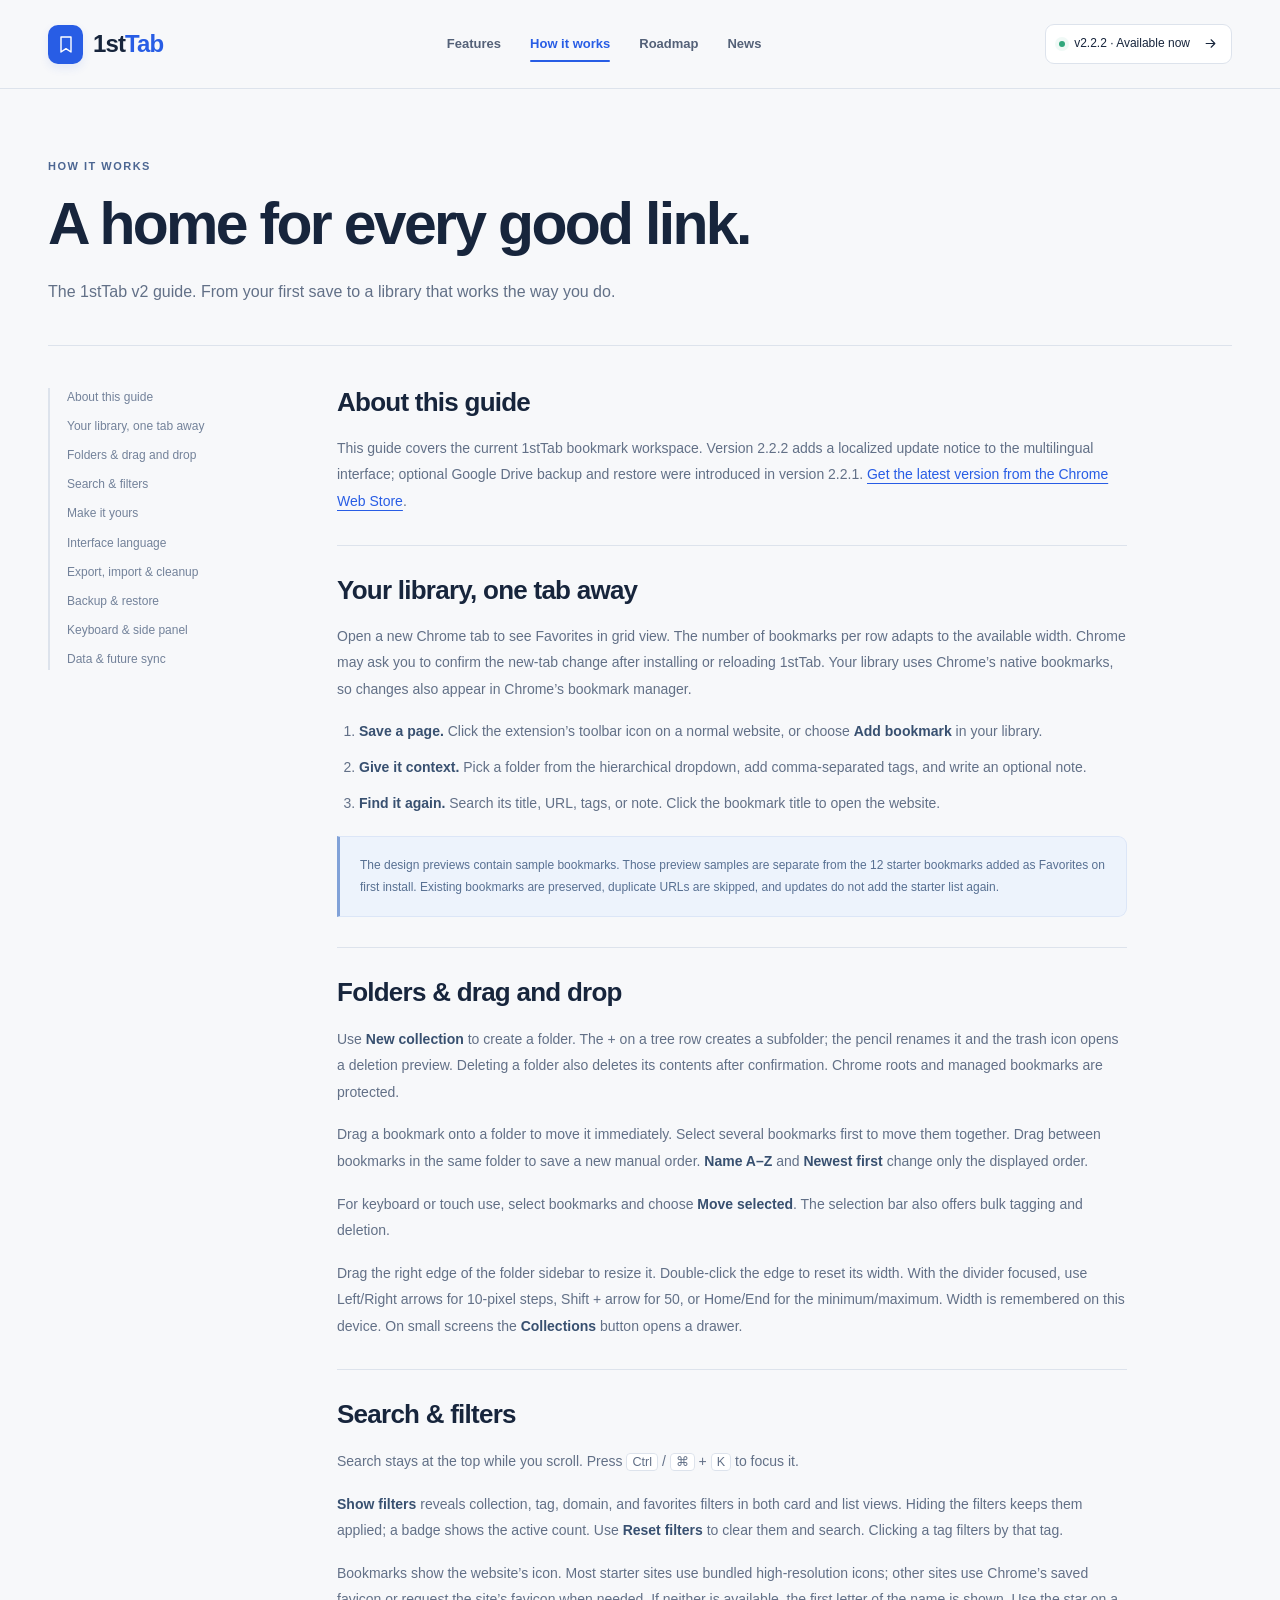
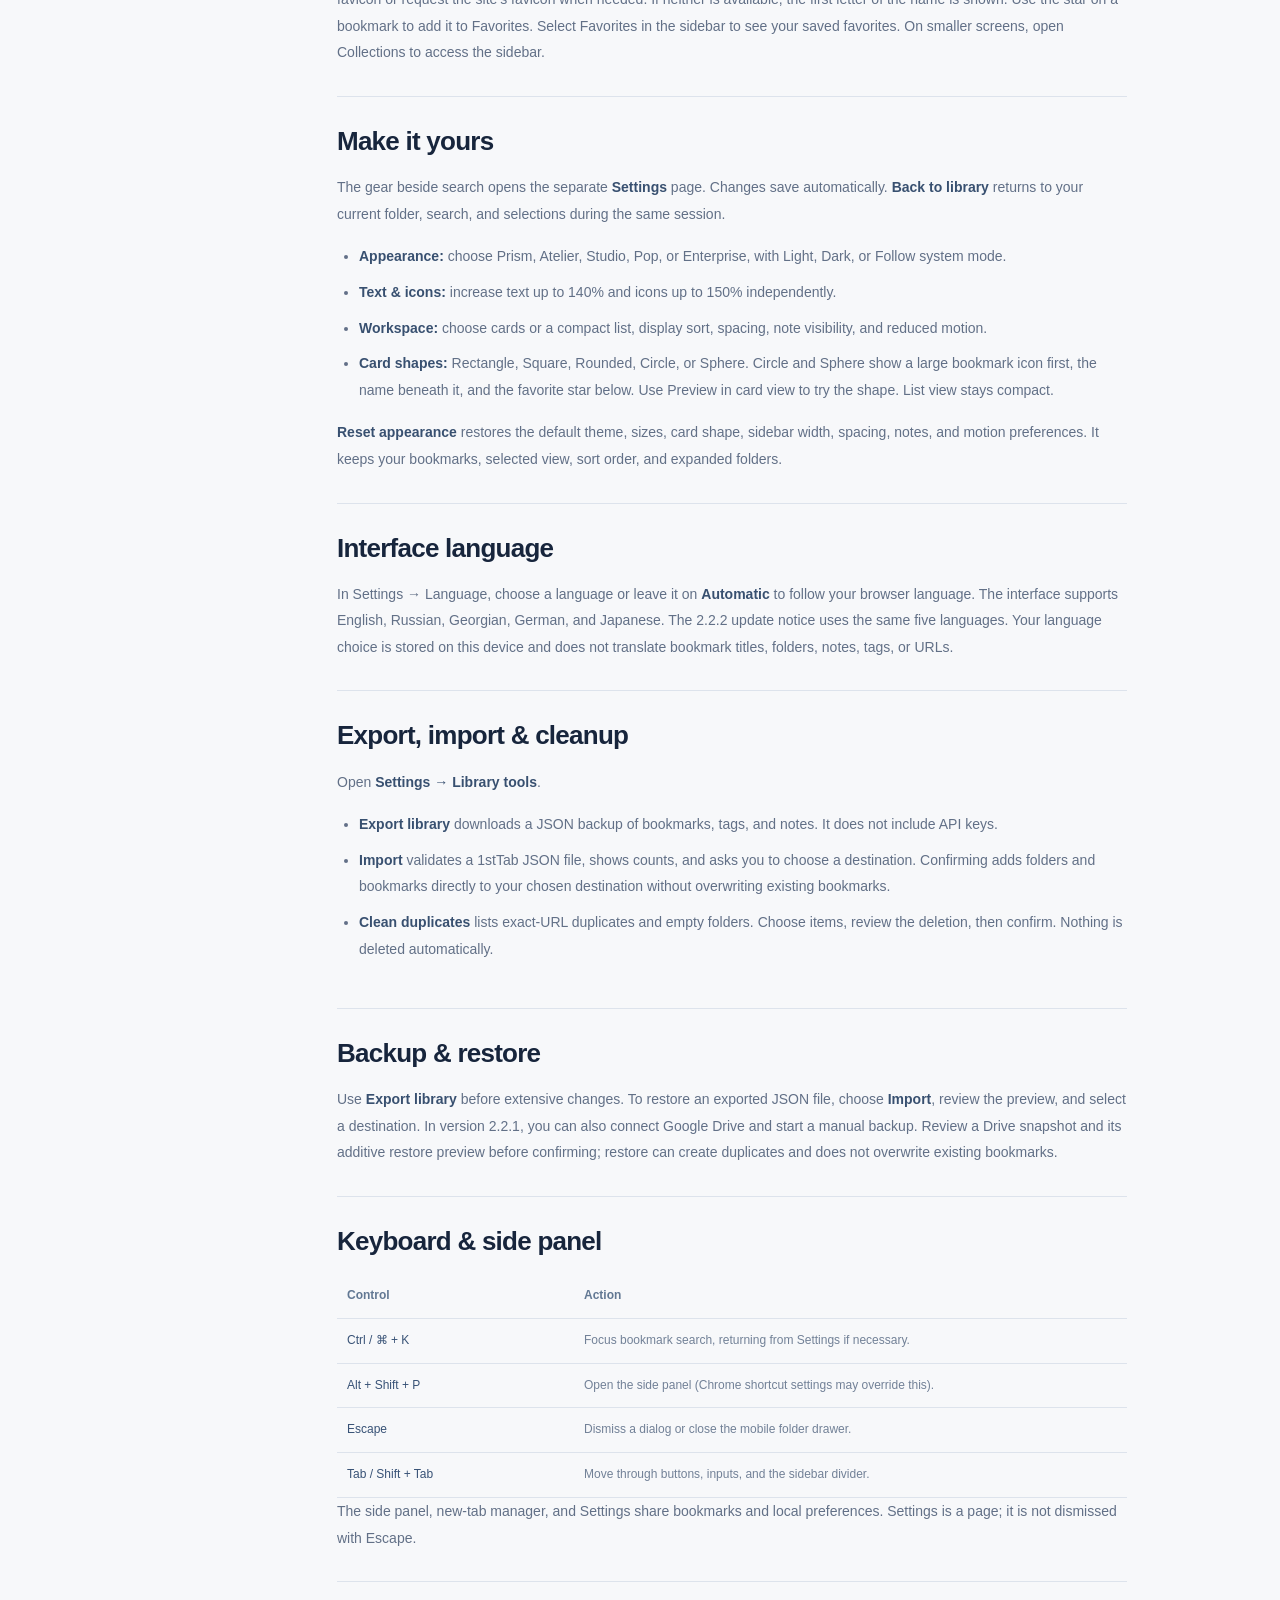
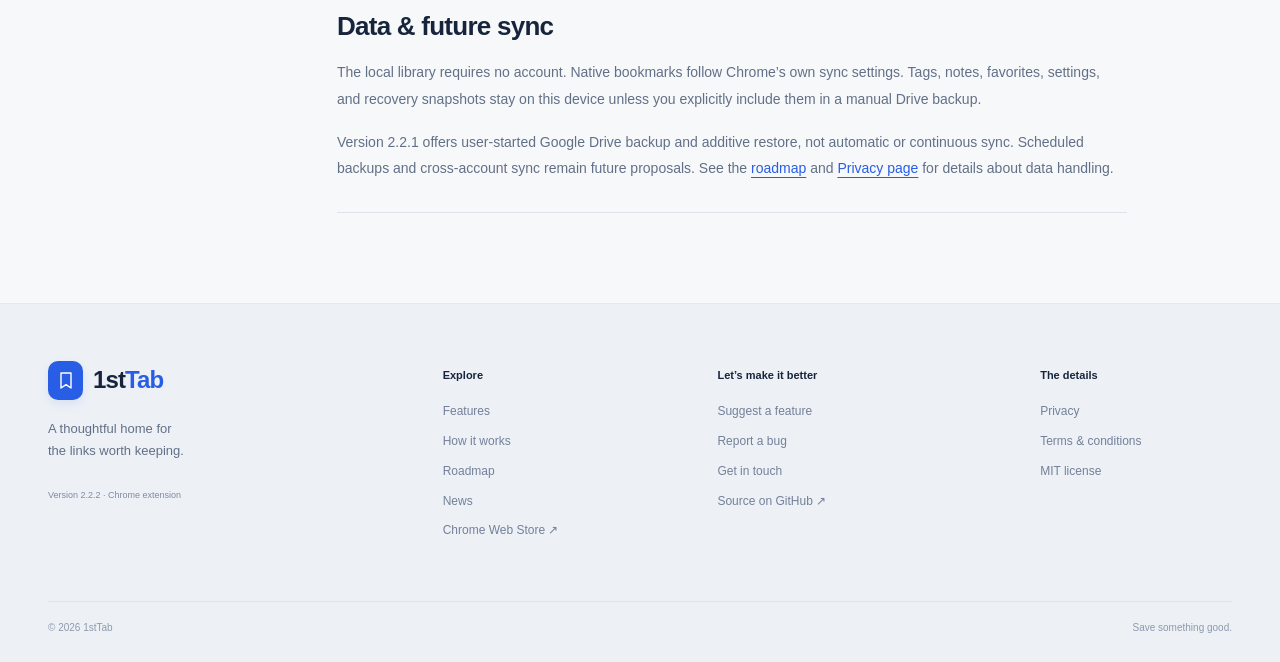
<file: guide.html>
<!doctype html>
<html lang="en">
<head>
<meta charset="utf-8">
<meta name="viewport" content="width=device-width,initial-scale=1"><title>A home for every good link. — 1stTab</title>
<meta name="description" content="The 1stTab v2 guide. From your first save to a library that works the way you do.">
<meta name="application-name" content="1stTab">
<meta name="theme-color" content="#f7f8fa">
<meta name="google-site-verification" content="NJ5g8DlZnORgyv9Ba-MatWQXtFF1xv9v6YgSDFc41xQ">
<link rel="icon" href="assets/favicon.png">
<link rel="canonical" href="https://1sttab-app.web.app/guide">
<meta property="og:type" content="website">
<meta property="og:title" content="A home for every good link. — 1stTab">
<meta property="og:description" content="The 1stTab v2 guide. From your first save to a library that works the way you do.">
<meta property="og:url" content="https://1sttab-app.web.app/guide">
<meta property="og:image" content="https://1sttab-app.web.app/assets/bookmark-v2-list.png">
<meta name="twitter:card" content="summary_large_image">
<link rel="stylesheet" href="assets/site-v2.css?v=20261022">
<script src="assets/site-v2.js?v=20261010" defer></script>
</head>
<body class=""><a class="skip-link" href="#main">Skip to content</a>
<header class="nav" id="nav">
<div class="nav-inner"><a class="nav-logo" href="index.html" aria-label="1stTab home"><span class="logo-mark"><svg viewBox="0 0 24 24" fill="none" stroke="currentColor" stroke-width="1.7" stroke-linecap="round" stroke-linejoin="round" aria-hidden="true"><path d="M6 3h12v18l-6-4-6 4V3Z"/></svg></span><span>1st<span class="logo-accent">Tab</span></span></a><button class="menu-toggle" type="button" aria-label="Open navigation" aria-controls="site-menu" aria-expanded="false"><svg viewBox="0 0 24 24" fill="none" stroke="currentColor" stroke-width="1.7" stroke-linecap="round" stroke-linejoin="round" aria-hidden="true"><path d="M4 6h16M4 12h16M4 18h16"/></svg></button>
<nav class="nav-links" id="site-menu" aria-label="Main navigation"><a href="index.html#features">Features</a><a href="guide.html" aria-current="page">How it works</a><a href="index.html#roadmap">Roadmap</a><a href="news.html">News</a></nav>
<a class="launch-pill" href="news-whats-new.html"><span class="status-dot"></span>v2.2.2 · Available now<svg viewBox="0 0 24 24" fill="none" stroke="currentColor" stroke-width="1.7" stroke-linecap="round" stroke-linejoin="round" aria-hidden="true"><path d="M5 12h14m-6-6 6 6-6 6"/></svg></a></div>
</header>
<main id="main">
<section class="container page-hero docs-hero">
<p class="mini-label">HOW IT WORKS</p>
<h1>A home for every good link.</h1>
<p>The 1stTab v2 guide. From your first save to a library that works the way you do.</p>
</section>
<div class="container docs-layout">
<aside>
<nav aria-label="On this page"><a href="#release">About this guide</a><a href="#start">Your library, one tab away</a><a href="#folders">Folders & drag and drop</a><a href="#find">Search & filters</a><a href="#appearance">Make it yours</a><a href="#language">Interface language</a><a href="#tools">Export, import & cleanup</a><a href="#recovery">Backup & restore</a><a href="#shortcuts">Keyboard & side panel</a><a href="#sync">Data & future sync</a></nav>
</aside>
<div class="docs-content">
<section id="release">
<h2>About this guide</h2>
<p>This guide covers the current 1stTab bookmark workspace. Version 2.2.2 adds a localized update notice to the multilingual interface; optional Google Drive backup and restore were introduced in version 2.2.1. <a href="https://chromewebstore.google.com/detail/1sttab-%E2%80%94-bookmark-manager/bigolehnkpljdbocpkljjmkkocefinbh" target="_blank" rel="noopener noreferrer">Get the latest version from the Chrome Web Store</a>.</p>
</section>
<section id="start">
<h2>Your library, one tab away</h2>
<p>Open a new Chrome tab to see Favorites in grid view. The number of bookmarks per row adapts to the available width. Chrome may ask you to confirm the new-tab change after installing or reloading 1stTab. Your library uses Chrome’s native bookmarks, so changes also appear in Chrome’s bookmark manager.</p>
<ol>
<li><strong>Save a page.</strong> Click the extension’s toolbar icon on a normal website, or choose <strong>Add bookmark</strong> in your library.</li>
<li><strong>Give it context.</strong> Pick a folder from the hierarchical dropdown, add comma-separated tags, and write an optional note.</li>
<li><strong>Find it again.</strong> Search its title, URL, tags, or note. Click the bookmark title to open the website.</li>
</ol>
<div class="doc-callout">The design previews contain sample bookmarks. Those preview samples are separate from the 12 starter bookmarks added as Favorites on first install. Existing bookmarks are preserved, duplicate URLs are skipped, and updates do not add the starter list again.</div>
</section>
<section id="folders">
<h2>Folders & drag and drop</h2>
<p>Use <strong>New collection</strong> to create a folder. The + on a tree row creates a subfolder; the pencil renames it and the trash icon opens a deletion preview. Deleting a folder also deletes its contents after confirmation. Chrome roots and managed bookmarks are protected.</p>
<p>Drag a bookmark onto a folder to move it immediately. Select several bookmarks first to move them together. Drag between bookmarks in the same folder to save a new manual order. <strong>Name A–Z</strong> and <strong>Newest first</strong> change only the displayed order.</p>
<p>For keyboard or touch use, select bookmarks and choose <strong>Move selected</strong>. The selection bar also offers bulk tagging and deletion.</p>
<p>Drag the right edge of the folder sidebar to resize it. Double-click the edge to reset its width. With the divider focused, use Left/Right arrows for 10-pixel steps, Shift + arrow for 50, or Home/End for the minimum/maximum. Width is remembered on this device. On small screens the <strong>Collections</strong> button opens a drawer.</p>
</section>
<section id="find">
<h2>Search & filters</h2>
<p>Search stays at the top while you scroll. Press <kbd>Ctrl</kbd> / <kbd>⌘</kbd> + <kbd>K</kbd> to focus it.</p>
<p><strong>Show filters</strong> reveals collection, tag, domain, and favorites filters in both card and list views. Hiding the filters keeps them applied; a badge shows the active count. Use <strong>Reset filters</strong> to clear them and search. Clicking a tag filters by that tag.</p>
<p>Bookmarks show the website’s icon. Most starter sites use bundled high-resolution icons; other sites use Chrome’s saved favicon or request the site’s favicon when needed. If neither is available, the first letter of the name is shown. Use the star on a bookmark to add it to Favorites. Select Favorites in the sidebar to see your saved favorites. On smaller screens, open Collections to access the sidebar.</p>
</section>
<section id="appearance">
<h2>Make it yours</h2>
<p>The gear beside search opens the separate <strong>Settings</strong> page. Changes save automatically. <strong>Back to library</strong> returns to your current folder, search, and selections during the same session.</p>
<ul>
<li><strong>Appearance:</strong> choose Prism, Atelier, Studio, Pop, or Enterprise, with Light, Dark, or Follow system mode.</li>
<li><strong>Text & icons:</strong> increase text up to 140% and icons up to 150% independently.</li>
<li><strong>Workspace:</strong> choose cards or a compact list, display sort, spacing, note visibility, and reduced motion.</li>
<li><strong>Card shapes:</strong> Rectangle, Square, Rounded, Circle, or Sphere. Circle and Sphere show a large bookmark icon first, the name beneath it, and the favorite star below. Use Preview in card view to try the shape. List view stays compact.</li>
</ul>
<p><strong>Reset appearance</strong> restores the default theme, sizes, card shape, sidebar width, spacing, notes, and motion preferences. It keeps your bookmarks, selected view, sort order, and expanded folders.</p>
</section>
<section id="language">
<h2>Interface language</h2>
<p>In Settings → Language, choose a language or leave it on <strong>Automatic</strong> to follow your browser language. The interface supports English, Russian, Georgian, German, and Japanese. The 2.2.2 update notice uses the same five languages. Your language choice is stored on this device and does not translate bookmark titles, folders, notes, tags, or URLs.</p>
</section>
<section id="tools">
<h2>Export, import & cleanup</h2>
<p>Open <strong>Settings → Library tools</strong>.</p>
<ul>
<li><strong>Export library</strong> downloads a JSON backup of bookmarks, tags, and notes. It does not include API keys.</li>
<li><strong>Import</strong> validates a 1stTab JSON file, shows counts, and asks you to choose a destination. Confirming adds folders and bookmarks directly to your chosen destination without overwriting existing bookmarks.</li>
<li><strong>Clean duplicates</strong> lists exact-URL duplicates and empty folders. Choose items, review the deletion, then confirm. Nothing is deleted automatically.</li>
</ul>
</section>
<section id="recovery">
<h2>Backup & restore</h2>
<p>Use <strong>Export library</strong> before extensive changes. To restore an exported JSON file, choose <strong>Import</strong>, review the preview, and select a destination. In version 2.2.1, you can also connect Google Drive and start a manual backup. Review a Drive snapshot and its additive restore preview before confirming; restore can create duplicates and does not overwrite existing bookmarks.</p>
</section>
<section id="shortcuts">
<h2>Keyboard & side panel</h2>
<table>
<thead>
<tr>
<th>Control</th>
<th>Action</th>
</tr>
</thead>
<tbody>
<tr>
<td>Ctrl / ⌘ + K</td>
<td>Focus bookmark search, returning from Settings if necessary.</td>
</tr>
<tr>
<td>Alt + Shift + P</td>
<td>Open the side panel (Chrome shortcut settings may override this).</td>
</tr>
<tr>
<td>Escape</td>
<td>Dismiss a dialog or close the mobile folder drawer.</td>
</tr>
<tr>
<td>Tab / Shift + Tab</td>
<td>Move through buttons, inputs, and the sidebar divider.</td>
</tr>
</tbody>
</table>
<p>The side panel, new-tab manager, and Settings share bookmarks and local preferences. Settings is a page; it is not dismissed with Escape.</p>
</section>
<section id="sync">
<h2>Data & future sync</h2>
<p>The local library requires no account. Native bookmarks follow Chrome’s own sync settings. Tags, notes, favorites, settings, and recovery snapshots stay on this device unless you explicitly include them in a manual Drive backup.</p>
<p>Version 2.2.1 offers user-started Google Drive backup and additive restore, not automatic or continuous sync. Scheduled backups and cross-account sync remain future proposals. See the <a href="index.html#roadmap">roadmap</a> and <a href="privacy.html">Privacy page</a> for details about data handling.</p>
</section>
</div>
</div>
</main>
<footer class="footer">
<div class="container footer-grid">
<div class="footer-intro"><a class="nav-logo" href="index.html" aria-label="1stTab home"><span class="logo-mark"><svg viewBox="0 0 24 24" fill="none" stroke="currentColor" stroke-width="1.7" stroke-linecap="round" stroke-linejoin="round" aria-hidden="true"><path d="M6 3h12v18l-6-4-6 4V3Z"/></svg></span><span>1st<span class="logo-accent">Tab</span></span></a>
<p>A thoughtful home for<br>the links worth keeping.</p>
<span class="footer-release">Version 2.2.2 · Chrome extension</span></div>
<div>
<h2>Explore</h2>
<a href="index.html#features">Features</a><a href="guide.html">How it works</a><a href="index.html#roadmap">Roadmap</a><a href="news.html">News</a><a href="https://chromewebstore.google.com/detail/1sttab-%E2%80%94-bookmark-manager/bigolehnkpljdbocpkljjmkkocefinbh" target="_blank" rel="noopener noreferrer">Chrome Web Store ↗</a></div>
<div>
<h2>Let’s make it better</h2>
<a href="request.html">Suggest a feature</a><a href="bugs.html">Report a bug</a><a href="mailto:aablotia@ablotia.com">Get in touch</a><a href="https://github.com/aleksandre-zaccone/1stTab" target="_blank" rel="noopener noreferrer">Source on GitHub ↗</a></div>
<div>
<h2>The details</h2>
<a href="privacy.html">Privacy</a><a href="terms.html">Terms & conditions</a><a href="LICENSE.txt">MIT license</a></div>
</div>
<div class="container footer-bottom"><span>© 2026 1stTab</span><span>Save something good.</span></div>
</footer>
</body>
</html>
</file>
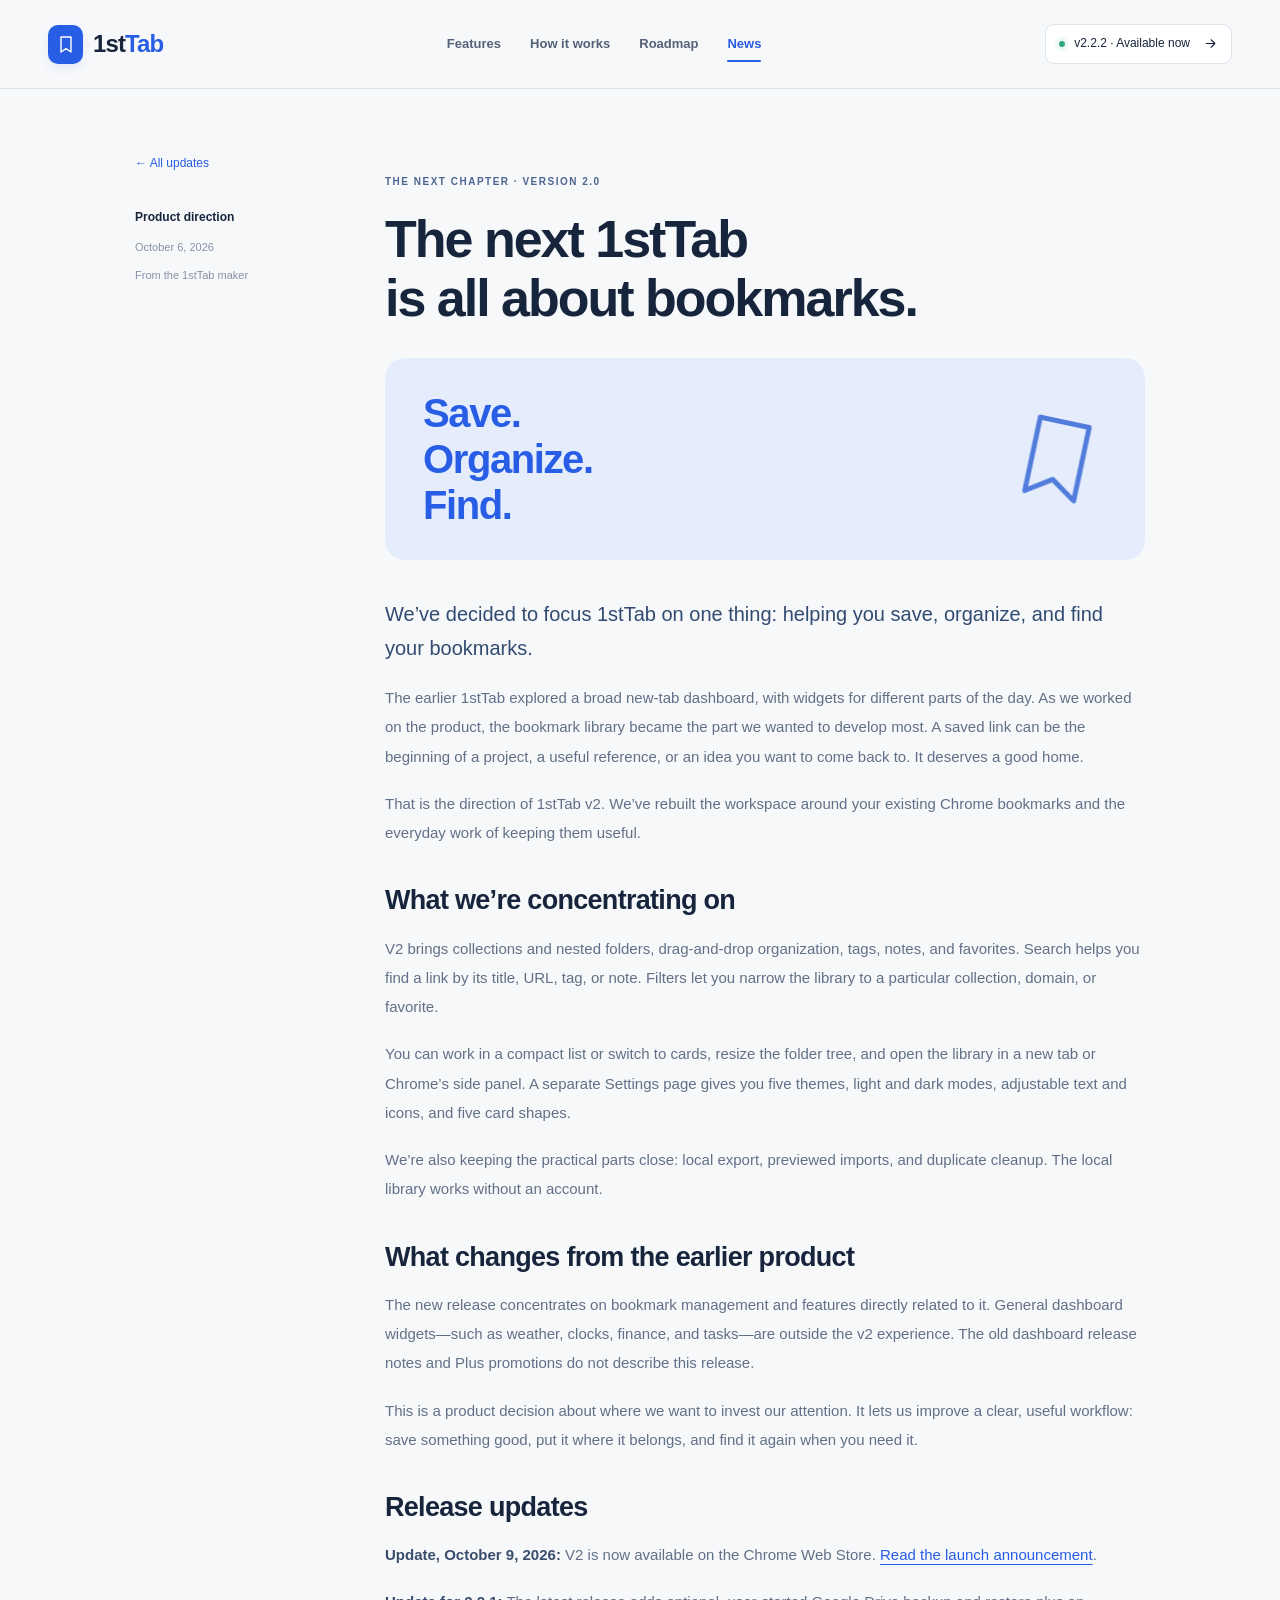
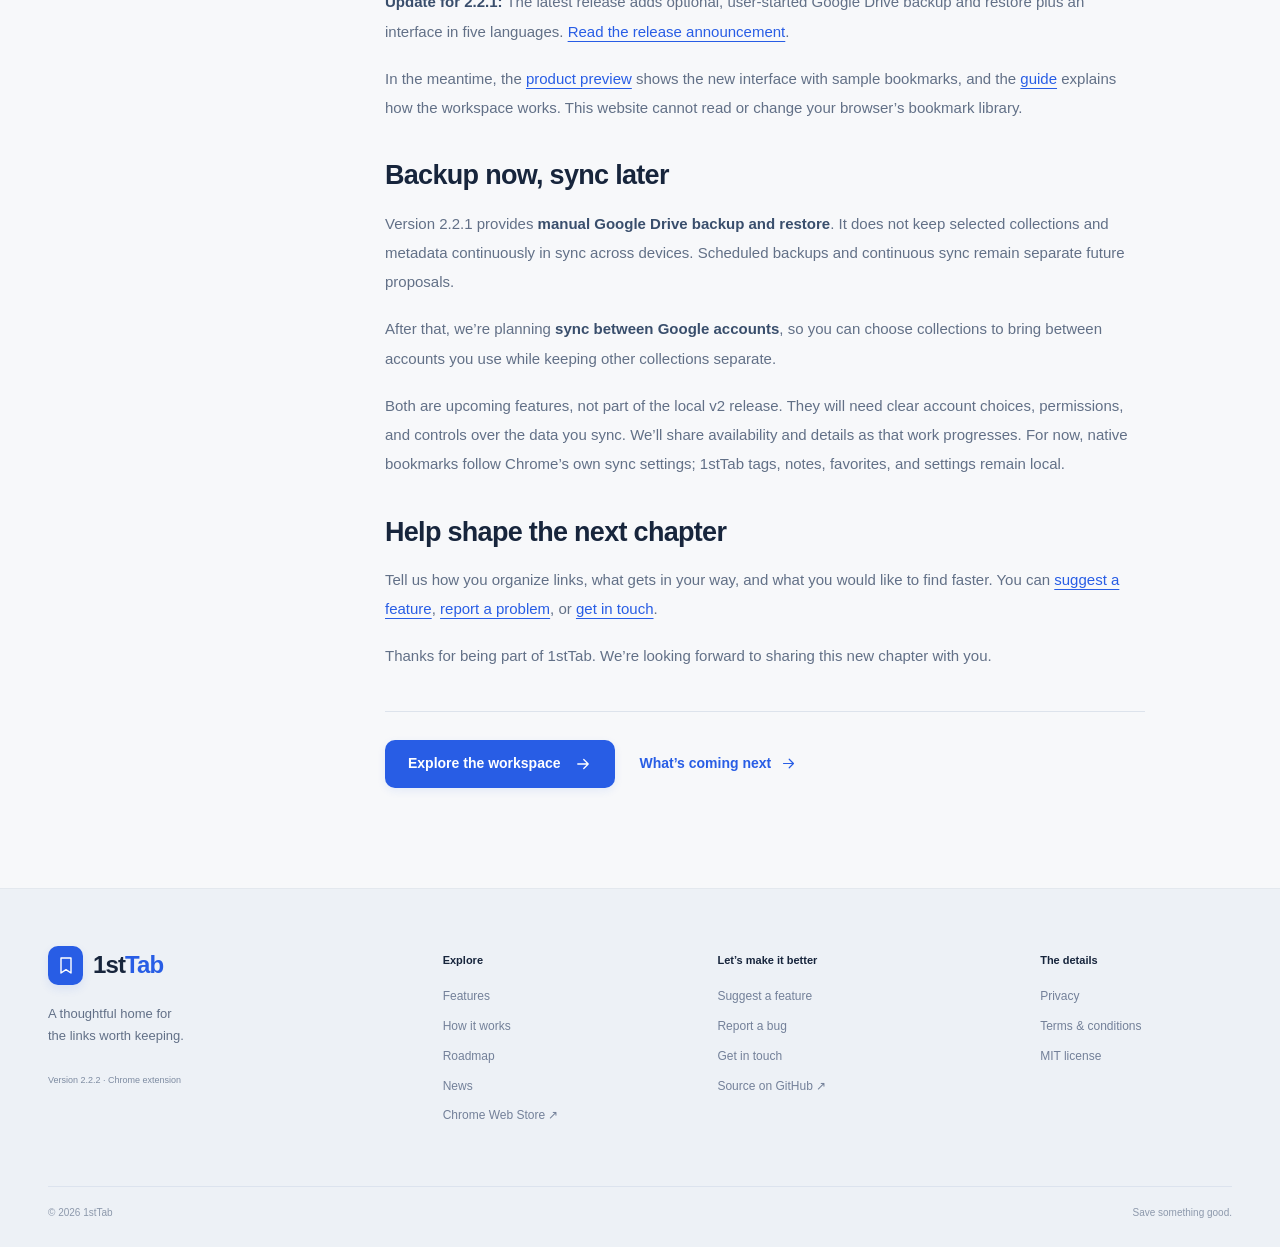
<file: news-bookmark-focus.html>
<!doctype html>
<html lang="en">
<head>
<meta charset="utf-8">
<meta name="viewport" content="width=device-width,initial-scale=1"><title>The next 1stTab is all about bookmarks — 1stTab</title>
<meta name="description" content="Why we are focusing 1stTab on bookmark management, what is coming in v2, and our plans for Google Drive and cross-account sync.">
<meta name="application-name" content="1stTab">
<meta name="theme-color" content="#f7f8fa">
<meta name="google-site-verification" content="NJ5g8DlZnORgyv9Ba-MatWQXtFF1xv9v6YgSDFc41xQ">
<link rel="icon" href="assets/favicon.png">
<link rel="canonical" href="https://1sttab-app.web.app/news-bookmark-focus">
<meta property="og:type" content="article">
<meta property="og:title" content="The next 1stTab is all about bookmarks — 1stTab">
<meta property="og:description" content="Why we are focusing 1stTab on bookmark management, what is coming in v2, and our plans for Google Drive and cross-account sync.">
<meta property="og:url" content="https://1sttab-app.web.app/news-bookmark-focus">
<meta property="og:image" content="https://1sttab-app.web.app/assets/bookmark-v2-list.png">
<meta name="twitter:card" content="summary_large_image">
<link rel="stylesheet" href="assets/site-v2.css?v=20261022">
<script src="assets/site-v2.js?v=20261010" defer></script>
</head>
<body class="article-page"><a class="skip-link" href="#main">Skip to content</a>
<header class="nav" id="nav">
<div class="nav-inner"><a class="nav-logo" href="index.html" aria-label="1stTab home"><span class="logo-mark"><svg viewBox="0 0 24 24" fill="none" stroke="currentColor" stroke-width="1.7" stroke-linecap="round" stroke-linejoin="round" aria-hidden="true"><path d="M6 3h12v18l-6-4-6 4V3Z"/></svg></span><span>1st<span class="logo-accent">Tab</span></span></a><button class="menu-toggle" type="button" aria-label="Open navigation" aria-controls="site-menu" aria-expanded="false"><svg viewBox="0 0 24 24" fill="none" stroke="currentColor" stroke-width="1.7" stroke-linecap="round" stroke-linejoin="round" aria-hidden="true"><path d="M4 6h16M4 12h16M4 18h16"/></svg></button>
<nav class="nav-links" id="site-menu" aria-label="Main navigation"><a href="index.html#features">Features</a><a href="guide.html">How it works</a><a href="index.html#roadmap">Roadmap</a><a href="news.html" aria-current="page">News</a></nav>
<a class="launch-pill" href="news-whats-new.html"><span class="status-dot"></span>v2.2.2 · Available now<svg viewBox="0 0 24 24" fill="none" stroke="currentColor" stroke-width="1.7" stroke-linecap="round" stroke-linejoin="round" aria-hidden="true"><path d="M5 12h14m-6-6 6 6-6 6"/></svg></a></div>
</header>
<main id="main">
<div class="container article-layout">
<aside class="article-side"><a href="news.html" class="back-link">← All updates</a><span class="article-category">Product direction</span><time datetime="2026-10-06">October 6, 2026</time><span>From the 1stTab maker</span></aside>
<article class="article-body">
<p class="mini-label">THE NEXT CHAPTER · VERSION 2.0</p>
<h1>The next 1stTab<br>is all about bookmarks.</h1>
<div class="article-cover"><span>Save.<br>Organize.<br>Find.</span><svg viewBox="0 0 24 24" fill="none" stroke="currentColor" stroke-width="1.7" stroke-linecap="round" stroke-linejoin="round" aria-hidden="true"><path d="M6 3h12v18l-6-4-6 4V3Z"/></svg></div>
<p class="article-lede">We’ve decided to focus 1stTab on one thing: helping you save, organize, and find your bookmarks.</p>
<p>The earlier 1stTab explored a broad new-tab dashboard, with widgets for different parts of the day. As we worked on the product, the bookmark library became the part we wanted to develop most. A saved link can be the beginning of a project, a useful reference, or an idea you want to come back to. It deserves a good home.</p>
<p>That is the direction of 1stTab v2. We’ve rebuilt the workspace around your existing Chrome bookmarks and the everyday work of keeping them useful.</p>
<h2>What we’re concentrating on</h2>
<p>V2 brings collections and nested folders, drag-and-drop organization, tags, notes, and favorites. Search helps you find a link by its title, URL, tag, or note. Filters let you narrow the library to a particular collection, domain, or favorite.</p>
<p>You can work in a compact list or switch to cards, resize the folder tree, and open the library in a new tab or Chrome’s side panel. A separate Settings page gives you five themes, light and dark modes, adjustable text and icons, and five card shapes.</p>
<p>We’re also keeping the practical parts close: local export, previewed imports, and duplicate cleanup. The local library works without an account.</p>
<h2>What changes from the earlier product</h2>
<p>The new release concentrates on bookmark management and features directly related to it. General dashboard widgets—such as weather, clocks, finance, and tasks—are outside the v2 experience. The old dashboard release notes and Plus promotions do not describe this release.</p>
<p>This is a product decision about where we want to invest our attention. It lets us improve a clear, useful workflow: save something good, put it where it belongs, and find it again when you need it.</p>
<h2 id="launch">Release updates</h2>
<p><strong>Update, October 9, 2026:</strong> V2 is now available on the Chrome Web Store. <a href="news-v2-chrome-web-store.html">Read the launch announcement</a>.</p>
<p><strong>Update for 2.2.1:</strong> The latest release adds optional, user-started Google Drive backup and restore plus an interface in five languages. <a href="news-v2-2-1.html">Read the release announcement</a>.</p>
<p>In the meantime, the <a href="index.html#workspace">product preview</a> shows the new interface with sample bookmarks, and the <a href="guide.html">guide</a> explains how the workspace works. This website cannot read or change your browser’s bookmark library.</p>
<h2>Backup now, sync later</h2>
<p>Version 2.2.1 provides <strong>manual Google Drive backup and restore</strong>. It does not keep selected collections and metadata continuously in sync across devices. Scheduled backups and continuous sync remain separate future proposals.</p>
<p>After that, we’re planning <strong>sync between Google accounts</strong>, so you can choose collections to bring between accounts you use while keeping other collections separate.</p>
<p>Both are upcoming features, not part of the local v2 release. They will need clear account choices, permissions, and controls over the data you sync. We’ll share availability and details as that work progresses. For now, native bookmarks follow Chrome’s own sync settings; 1stTab tags, notes, favorites, and settings remain local.</p>
<h2>Help shape the next chapter</h2>
<p>Tell us how you organize links, what gets in your way, and what you would like to find faster. You can <a href="request.html">suggest a feature</a>, <a href="bugs.html">report a problem</a>, or <a href="mailto:aablotia@ablotia.com">get in touch</a>.</p>
<p>Thanks for being part of 1stTab. We’re looking forward to sharing this new chapter with you.</p>
<div class="article-end"><a href="index.html#workspace" class="btn btn-primary">Explore the workspace <svg viewBox="0 0 24 24" fill="none" stroke="currentColor" stroke-width="1.7" stroke-linecap="round" stroke-linejoin="round" aria-hidden="true"><path d="M5 12h14m-6-6 6 6-6 6"/></svg></a><a href="index.html#roadmap" class="text-link">What’s coming next <svg viewBox="0 0 24 24" fill="none" stroke="currentColor" stroke-width="1.7" stroke-linecap="round" stroke-linejoin="round" aria-hidden="true"><path d="M5 12h14m-6-6 6 6-6 6"/></svg></a></div>
</article>
</div>
</main>
<footer class="footer">
<div class="container footer-grid">
<div class="footer-intro"><a class="nav-logo" href="index.html" aria-label="1stTab home"><span class="logo-mark"><svg viewBox="0 0 24 24" fill="none" stroke="currentColor" stroke-width="1.7" stroke-linecap="round" stroke-linejoin="round" aria-hidden="true"><path d="M6 3h12v18l-6-4-6 4V3Z"/></svg></span><span>1st<span class="logo-accent">Tab</span></span></a>
<p>A thoughtful home for<br>the links worth keeping.</p>
<span class="footer-release">Version 2.2.2 · Chrome extension</span></div>
<div>
<h2>Explore</h2>
<a href="index.html#features">Features</a><a href="guide.html">How it works</a><a href="index.html#roadmap">Roadmap</a><a href="news.html">News</a><a href="https://chromewebstore.google.com/detail/1sttab-%E2%80%94-bookmark-manager/bigolehnkpljdbocpkljjmkkocefinbh" target="_blank" rel="noopener noreferrer">Chrome Web Store ↗</a></div>
<div>
<h2>Let’s make it better</h2>
<a href="request.html">Suggest a feature</a><a href="bugs.html">Report a bug</a><a href="mailto:aablotia@ablotia.com">Get in touch</a><a href="https://github.com/aleksandre-zaccone/1stTab" target="_blank" rel="noopener noreferrer">Source on GitHub ↗</a></div>
<div>
<h2>The details</h2>
<a href="privacy.html">Privacy</a><a href="terms.html">Terms & conditions</a><a href="LICENSE.txt">MIT license</a></div>
</div>
<div class="container footer-bottom"><span>© 2026 1stTab</span><span>Save something good.</span></div>
</footer>
</body>
</html>
</file>
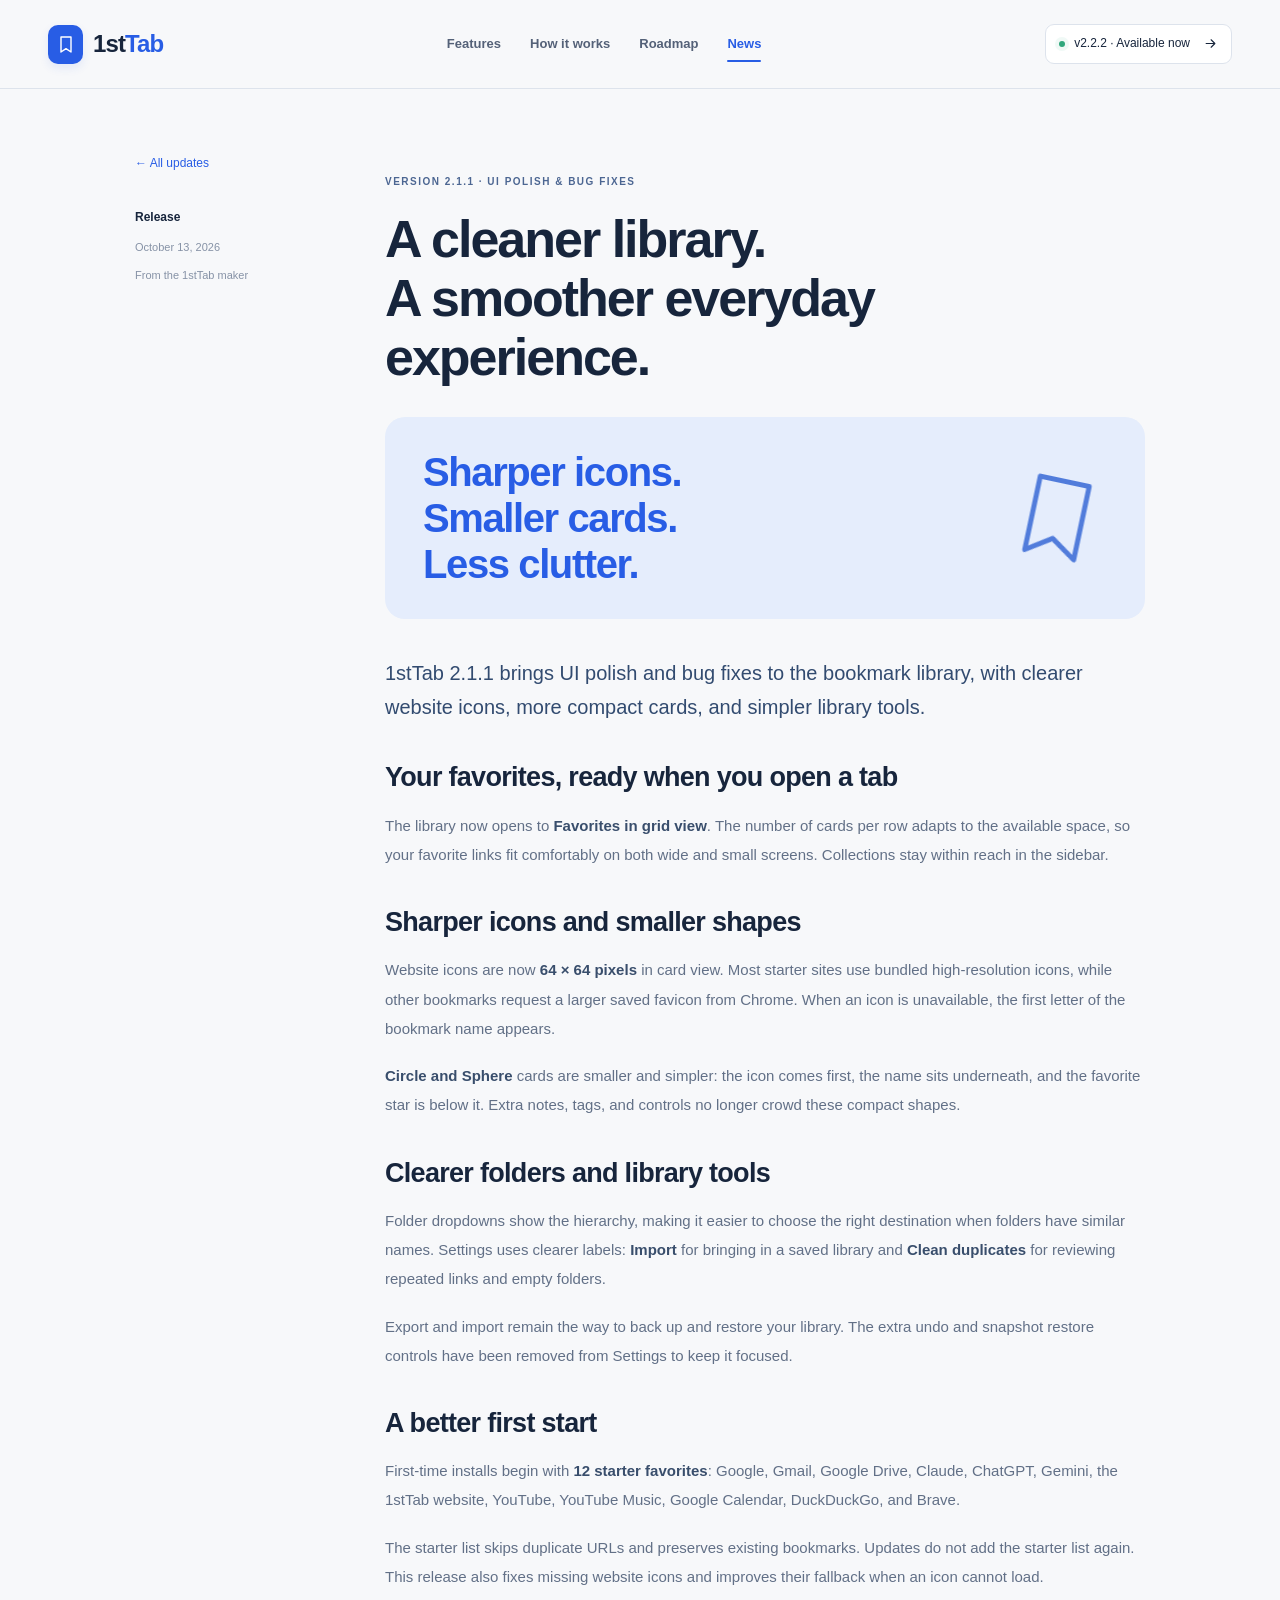
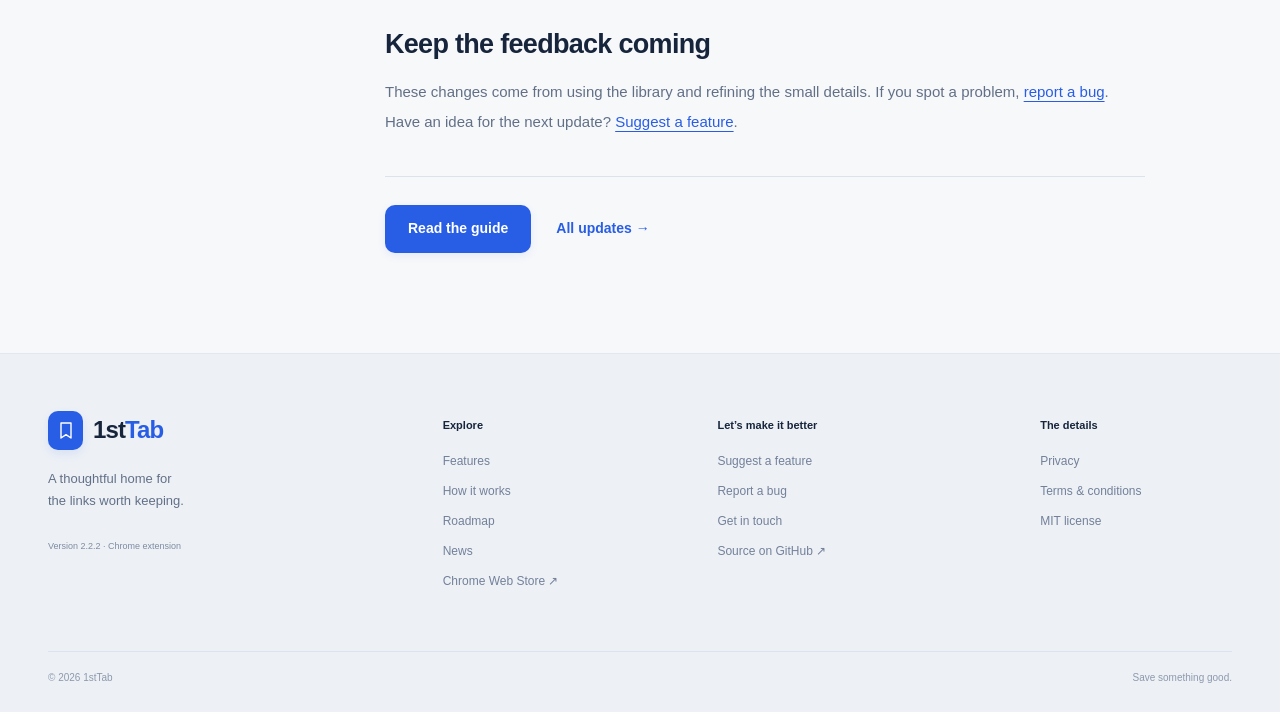
<file: news-v2-1-1-ui-polish.html>
<!doctype html>
<html lang="en">
<head>
<meta charset="utf-8">
<meta name="viewport" content="width=device-width,initial-scale=1"><title>1stTab 2.1.1: UI polish and bug fixes — 1stTab</title>
<meta name="description" content="Explore 1stTab 2.1.1: sharper website icons, smaller Circle and Sphere cards, a Favorites-first grid, and bug fixes.">
<meta name="application-name" content="1stTab">
<meta name="theme-color" content="#f7f8fa">
<meta name="google-site-verification" content="NJ5g8DlZnORgyv9Ba-MatWQXtFF1xv9v6YgSDFc41xQ">
<link rel="icon" href="assets/favicon.png">
<link rel="canonical" href="https://1sttab-app.web.app/news-v2-1-1-ui-polish">
<meta property="og:type" content="article">
<meta property="article:published_time" content="2026-10-13">
<meta property="og:title" content="1stTab 2.1.1: UI polish and bug fixes — 1stTab">
<meta property="og:description" content="Explore 1stTab 2.1.1: sharper website icons, smaller Circle and Sphere cards, a Favorites-first grid, and bug fixes.">
<meta property="og:url" content="https://1sttab-app.web.app/news-v2-1-1-ui-polish">
<meta property="og:image" content="https://1sttab-app.web.app/assets/bookmark-v2-cards.png">
<meta name="twitter:card" content="summary_large_image">
<link rel="stylesheet" href="assets/site-v2.css?v=20261022">
<script src="assets/site-v2.js?v=20261010" defer></script>
</head>
<body class="article-page"><a class="skip-link" href="#main">Skip to content</a>
<header class="nav" id="nav">
<div class="nav-inner"><a class="nav-logo" href="index.html" aria-label="1stTab home"><span class="logo-mark"><svg viewBox="0 0 24 24" fill="none" stroke="currentColor" stroke-width="1.7" stroke-linecap="round" stroke-linejoin="round" aria-hidden="true"><path d="M6 3h12v18l-6-4-6 4V3Z"/></svg></span><span>1st<span class="logo-accent">Tab</span></span></a><button class="menu-toggle" type="button" aria-label="Open navigation" aria-controls="site-menu" aria-expanded="false"><svg viewBox="0 0 24 24" fill="none" stroke="currentColor" stroke-width="1.7" stroke-linecap="round" stroke-linejoin="round" aria-hidden="true"><path d="M4 6h16M4 12h16M4 18h16"/></svg></button>
<nav class="nav-links" id="site-menu" aria-label="Main navigation"><a href="index.html#features">Features</a><a href="guide.html">How it works</a><a href="index.html#roadmap">Roadmap</a><a href="news.html" aria-current="page">News</a></nav>
<a class="launch-pill" href="news-whats-new.html"><span class="status-dot"></span>v2.2.2 · Available now<svg viewBox="0 0 24 24" fill="none" stroke="currentColor" stroke-width="1.7" stroke-linecap="round" stroke-linejoin="round" aria-hidden="true"><path d="M5 12h14m-6-6 6 6-6 6"/></svg></a></div>
</header>
<main id="main">
<div class="container article-layout">
<aside class="article-side"><a href="news.html" class="back-link">← All updates</a><span class="article-category">Release</span><time datetime="2026-10-13">October 13, 2026</time><span>From the 1stTab maker</span></aside>
<article class="article-body">
<p class="mini-label">VERSION 2.1.1 · UI POLISH &amp; BUG FIXES</p>
<h1>A cleaner library.<br>A smoother everyday experience.</h1>
<div class="article-cover"><span>Sharper icons.<br>Smaller cards.<br>Less clutter.</span><svg viewBox="0 0 24 24" fill="none" stroke="currentColor" stroke-width="1.7" stroke-linecap="round" stroke-linejoin="round" aria-hidden="true"><path d="M6 3h12v18l-6-4-6 4V3Z"/></svg></div>
<p class="article-lede">1stTab 2.1.1 brings UI polish and bug fixes to the bookmark library, with clearer website icons, more compact cards, and simpler library tools.</p>
<h2>Your favorites, ready when you open a tab</h2>
<p>The library now opens to <strong>Favorites in grid view</strong>. The number of cards per row adapts to the available space, so your favorite links fit comfortably on both wide and small screens. Collections stay within reach in the sidebar.</p>
<h2>Sharper icons and smaller shapes</h2>
<p>Website icons are now <strong>64 × 64 pixels</strong> in card view. Most starter sites use bundled high-resolution icons, while other bookmarks request a larger saved favicon from Chrome. When an icon is unavailable, the first letter of the bookmark name appears.</p>
<p><strong>Circle and Sphere</strong> cards are smaller and simpler: the icon comes first, the name sits underneath, and the favorite star is below it. Extra notes, tags, and controls no longer crowd these compact shapes.</p>
<h2>Clearer folders and library tools</h2>
<p>Folder dropdowns show the hierarchy, making it easier to choose the right destination when folders have similar names. Settings uses clearer labels: <strong>Import</strong> for bringing in a saved library and <strong>Clean duplicates</strong> for reviewing repeated links and empty folders.</p>
<p>Export and import remain the way to back up and restore your library. The extra undo and snapshot restore controls have been removed from Settings to keep it focused.</p>
<h2>A better first start</h2>
<p>First-time installs begin with <strong>12 starter favorites</strong>: Google, Gmail, Google Drive, Claude, ChatGPT, Gemini, the 1stTab website, YouTube, YouTube Music, Google Calendar, DuckDuckGo, and Brave.</p>
<p>The starter list skips duplicate URLs and preserves existing bookmarks. Updates do not add the starter list again. This release also fixes missing website icons and improves their fallback when an icon cannot load.</p>
<h2>Keep the feedback coming</h2>
<p>These changes come from using the library and refining the small details. If you spot a problem, <a href="bugs.html">report a bug</a>. Have an idea for the next update? <a href="request.html">Suggest a feature</a>.</p>
<div class="article-end"><a href="guide.html" class="btn btn-primary">Read the guide</a><a href="news.html" class="text-link">All updates →</a></div>
</article>
</div>
</main>
<footer class="footer">
<div class="container footer-grid">
<div class="footer-intro"><a class="nav-logo" href="index.html" aria-label="1stTab home"><span class="logo-mark"><svg viewBox="0 0 24 24" fill="none" stroke="currentColor" stroke-width="1.7" stroke-linecap="round" stroke-linejoin="round" aria-hidden="true"><path d="M6 3h12v18l-6-4-6 4V3Z"/></svg></span><span>1st<span class="logo-accent">Tab</span></span></a>
<p>A thoughtful home for<br>the links worth keeping.</p>
<span class="footer-release">Version 2.2.2 · Chrome extension</span></div>
<div>
<h2>Explore</h2>
<a href="index.html#features">Features</a><a href="guide.html">How it works</a><a href="index.html#roadmap">Roadmap</a><a href="news.html">News</a><a href="https://chromewebstore.google.com/detail/1sttab-%E2%80%94-bookmark-manager/bigolehnkpljdbocpkljjmkkocefinbh" target="_blank" rel="noopener noreferrer">Chrome Web Store ↗</a></div>
<div>
<h2>Let’s make it better</h2>
<a href="request.html">Suggest a feature</a><a href="bugs.html">Report a bug</a><a href="mailto:aablotia@ablotia.com">Get in touch</a><a href="https://github.com/aleksandre-zaccone/1stTab" target="_blank" rel="noopener noreferrer">Source on GitHub ↗</a></div>
<div>
<h2>The details</h2>
<a href="privacy.html">Privacy</a><a href="terms.html">Terms & conditions</a><a href="LICENSE.txt">MIT license</a></div>
</div>
<div class="container footer-bottom"><span>© 2026 1stTab</span><span>Save something good.</span></div>
</footer>
</body>
</html>
</file>
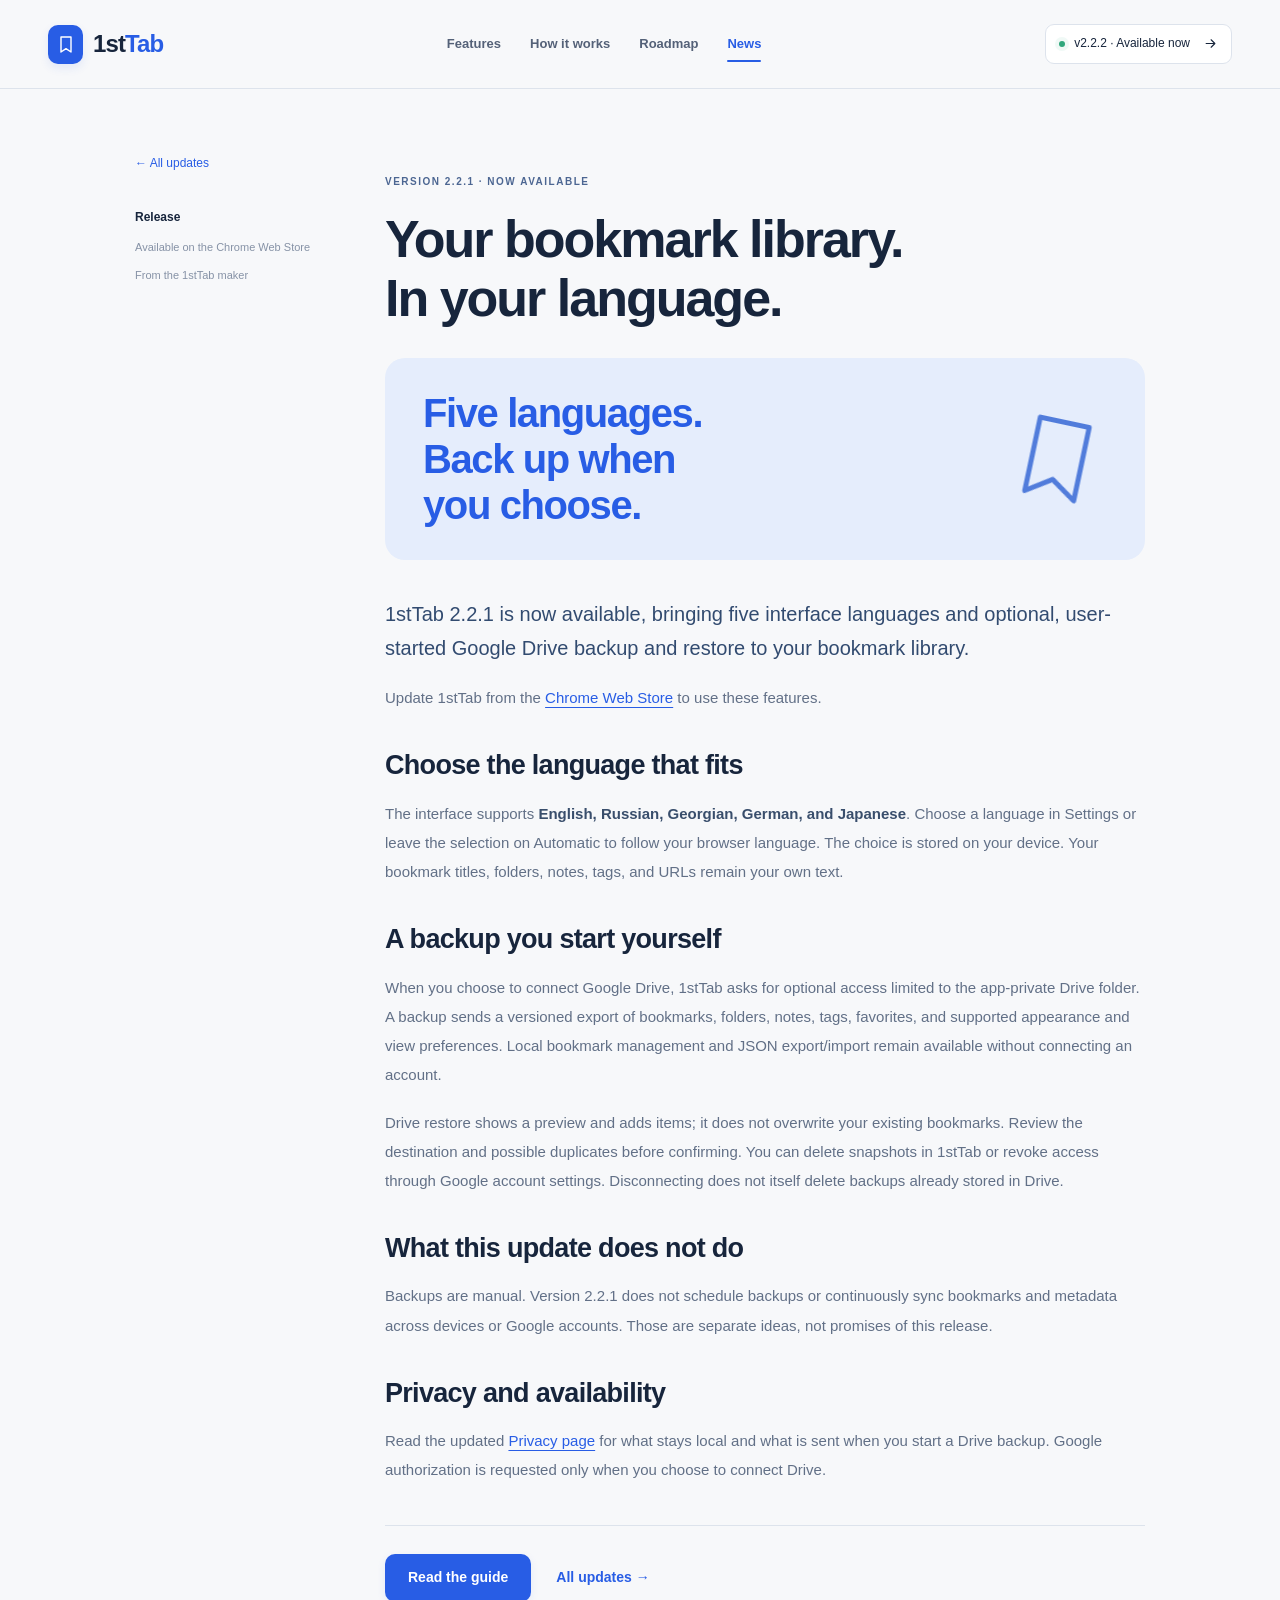
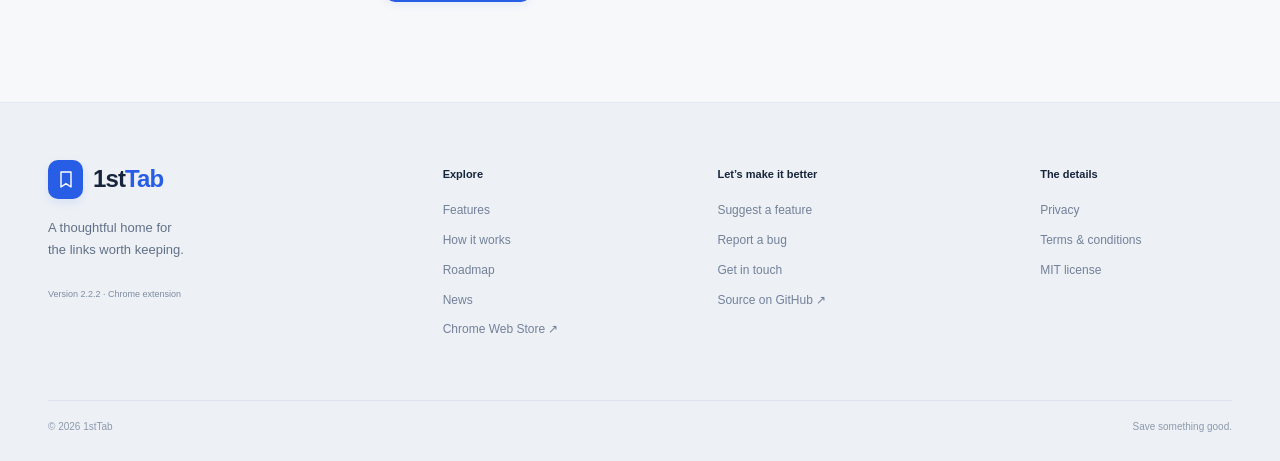
<file: news-v2-2-1.html>
<!doctype html>
<html lang="en">
<head>
<meta charset="utf-8">
<meta name="viewport" content="width=device-width,initial-scale=1">
<title>1stTab 2.2.1: five languages and optional Drive backup — 1stTab</title>
<meta name="description" content="1stTab 2.2.1 is available with five interface languages and optional, user-started Google Drive backup and restore.">
<meta name="application-name" content="1stTab">
<meta name="theme-color" content="#f7f8fa">
<link rel="icon" href="assets/favicon.png">
<link rel="canonical" href="https://1sttab-app.web.app/news-v2-2-1">
<meta property="og:type" content="article">
<meta property="og:title" content="1stTab 2.2.1: five languages and optional Drive backup — 1stTab">
<meta property="og:description" content="1stTab 2.2.1 is available with five interface languages and optional, user-started Google Drive backup and restore.">
<meta property="og:url" content="https://1sttab-app.web.app/news-v2-2-1">
<meta property="og:image" content="https://1sttab-app.web.app/assets/bookmark-v2-list.png">
<meta name="twitter:card" content="summary_large_image">
<link rel="stylesheet" href="assets/site-v2.css?v=20261022">
<script src="assets/site-v2.js?v=20261010" defer></script>
</head>
<body class="article-page"><a class="skip-link" href="#main">Skip to content</a>
<header class="nav" id="nav">
<div class="nav-inner"><a class="nav-logo" href="index.html" aria-label="1stTab home"><span class="logo-mark"><svg viewBox="0 0 24 24" fill="none" stroke="currentColor" stroke-width="1.7" stroke-linecap="round" stroke-linejoin="round" aria-hidden="true"><path d="M6 3h12v18l-6-4-6 4V3Z"/></svg></span><span>1st<span class="logo-accent">Tab</span></span></a><button class="menu-toggle" type="button" aria-label="Open navigation" aria-controls="site-menu" aria-expanded="false"><svg viewBox="0 0 24 24" fill="none" stroke="currentColor" stroke-width="1.7" stroke-linecap="round" stroke-linejoin="round" aria-hidden="true"><path d="M4 6h16M4 12h16M4 18h16"/></svg></button>
<nav class="nav-links" id="site-menu" aria-label="Main navigation"><a href="index.html#features">Features</a><a href="guide.html">How it works</a><a href="index.html#roadmap">Roadmap</a><a href="news.html" aria-current="page">News</a></nav>
<a class="launch-pill" href="news-whats-new.html"><span class="status-dot"></span>v2.2.2 · Available now<svg viewBox="0 0 24 24" fill="none" stroke="currentColor" stroke-width="1.7" stroke-linecap="round" stroke-linejoin="round" aria-hidden="true"><path d="M5 12h14m-6-6 6 6-6 6"/></svg></a></div>
</header>
<main id="main">
<div class="container article-layout">
<aside class="article-side"><a href="news.html" class="back-link">← All updates</a><span class="article-category">Release</span><span>Available on the Chrome Web Store</span><span>From the 1stTab maker</span></aside>
<article class="article-body">
<p class="mini-label">VERSION 2.2.1 · NOW AVAILABLE</p>
<h1>Your bookmark library.<br> In your language.</h1>
<div class="article-cover"><span>Five languages.<br>Back up when<br>you choose.</span><svg viewBox="0 0 24 24" fill="none" stroke="currentColor" stroke-width="1.7" stroke-linecap="round" stroke-linejoin="round" aria-hidden="true"><path d="M6 3h12v18l-6-4-6 4V3Z"/></svg></div>
<p class="article-lede">1stTab 2.2.1 is now available, bringing five interface languages and optional, user-started Google Drive backup and restore to your bookmark library.</p>
<p>Update 1stTab from the <a href="https://chromewebstore.google.com/detail/1sttab-%E2%80%94-bookmark-manager/bigolehnkpljdbocpkljjmkkocefinbh" target="_blank" rel="noopener noreferrer">Chrome Web Store</a> to use these features.</p>

<h2>Choose the language that fits</h2>
<p>The interface supports <strong>English, Russian, Georgian, German, and Japanese</strong>. Choose a language in Settings or leave the selection on Automatic to follow your browser language. The choice is stored on your device. Your bookmark titles, folders, notes, tags, and URLs remain your own text.</p>

<h2>A backup you start yourself</h2>
<p>When you choose to connect Google Drive, 1stTab asks for optional access limited to the app-private Drive folder. A backup sends a versioned export of bookmarks, folders, notes, tags, favorites, and supported appearance and view preferences. Local bookmark management and JSON export/import remain available without connecting an account.</p>
<p>Drive restore shows a preview and adds items; it does not overwrite your existing bookmarks. Review the destination and possible duplicates before confirming. You can delete snapshots in 1stTab or revoke access through Google account settings. Disconnecting does not itself delete backups already stored in Drive.</p>

<h2>What this update does not do</h2>
<p>Backups are manual. Version 2.2.1 does not schedule backups or continuously sync bookmarks and metadata across devices or Google accounts. Those are separate ideas, not promises of this release.</p>

<h2>Privacy and availability</h2>
<p>Read the updated <a href="privacy.html">Privacy page</a> for what stays local and what is sent when you start a Drive backup. Google authorization is requested only when you choose to connect Drive.</p>
<div class="article-end"><a href="guide.html" class="btn btn-primary">Read the guide</a><a href="news.html" class="text-link">All updates →</a></div>
</article>
</div>
</main>
<footer class="footer">
<div class="container footer-grid">
<div class="footer-intro"><a class="nav-logo" href="index.html" aria-label="1stTab home"><span class="logo-mark"><svg viewBox="0 0 24 24" fill="none" stroke="currentColor" stroke-width="1.7" stroke-linecap="round" stroke-linejoin="round" aria-hidden="true"><path d="M6 3h12v18l-6-4-6 4V3Z"/></svg></span><span>1st<span class="logo-accent">Tab</span></span></a>
<p>A thoughtful home for<br>the links worth keeping.</p>
<span class="footer-release">Version 2.2.2 · Chrome extension</span></div>
<div>
<h2>Explore</h2>
<a href="index.html#features">Features</a><a href="guide.html">How it works</a><a href="index.html#roadmap">Roadmap</a><a href="news.html">News</a><a href="https://chromewebstore.google.com/detail/1sttab-%E2%80%94-bookmark-manager/bigolehnkpljdbocpkljjmkkocefinbh" target="_blank" rel="noopener noreferrer">Chrome Web Store ↗</a></div>
<div>
<h2>Let’s make it better</h2>
<a href="request.html">Suggest a feature</a><a href="bugs.html">Report a bug</a><a href="mailto:aablotia@ablotia.com">Get in touch</a><a href="https://github.com/aleksandre-zaccone/1stTab" target="_blank" rel="noopener noreferrer">Source on GitHub ↗</a></div>
<div>
<h2>The details</h2>
<a href="privacy.html">Privacy</a><a href="terms.html">Terms & conditions</a><a href="LICENSE.txt">MIT license</a></div>
</div>
<div class="container footer-bottom"><span>© 2026 1stTab</span><span>Save something good.</span></div>
</footer>
</body>
</html>
</file>
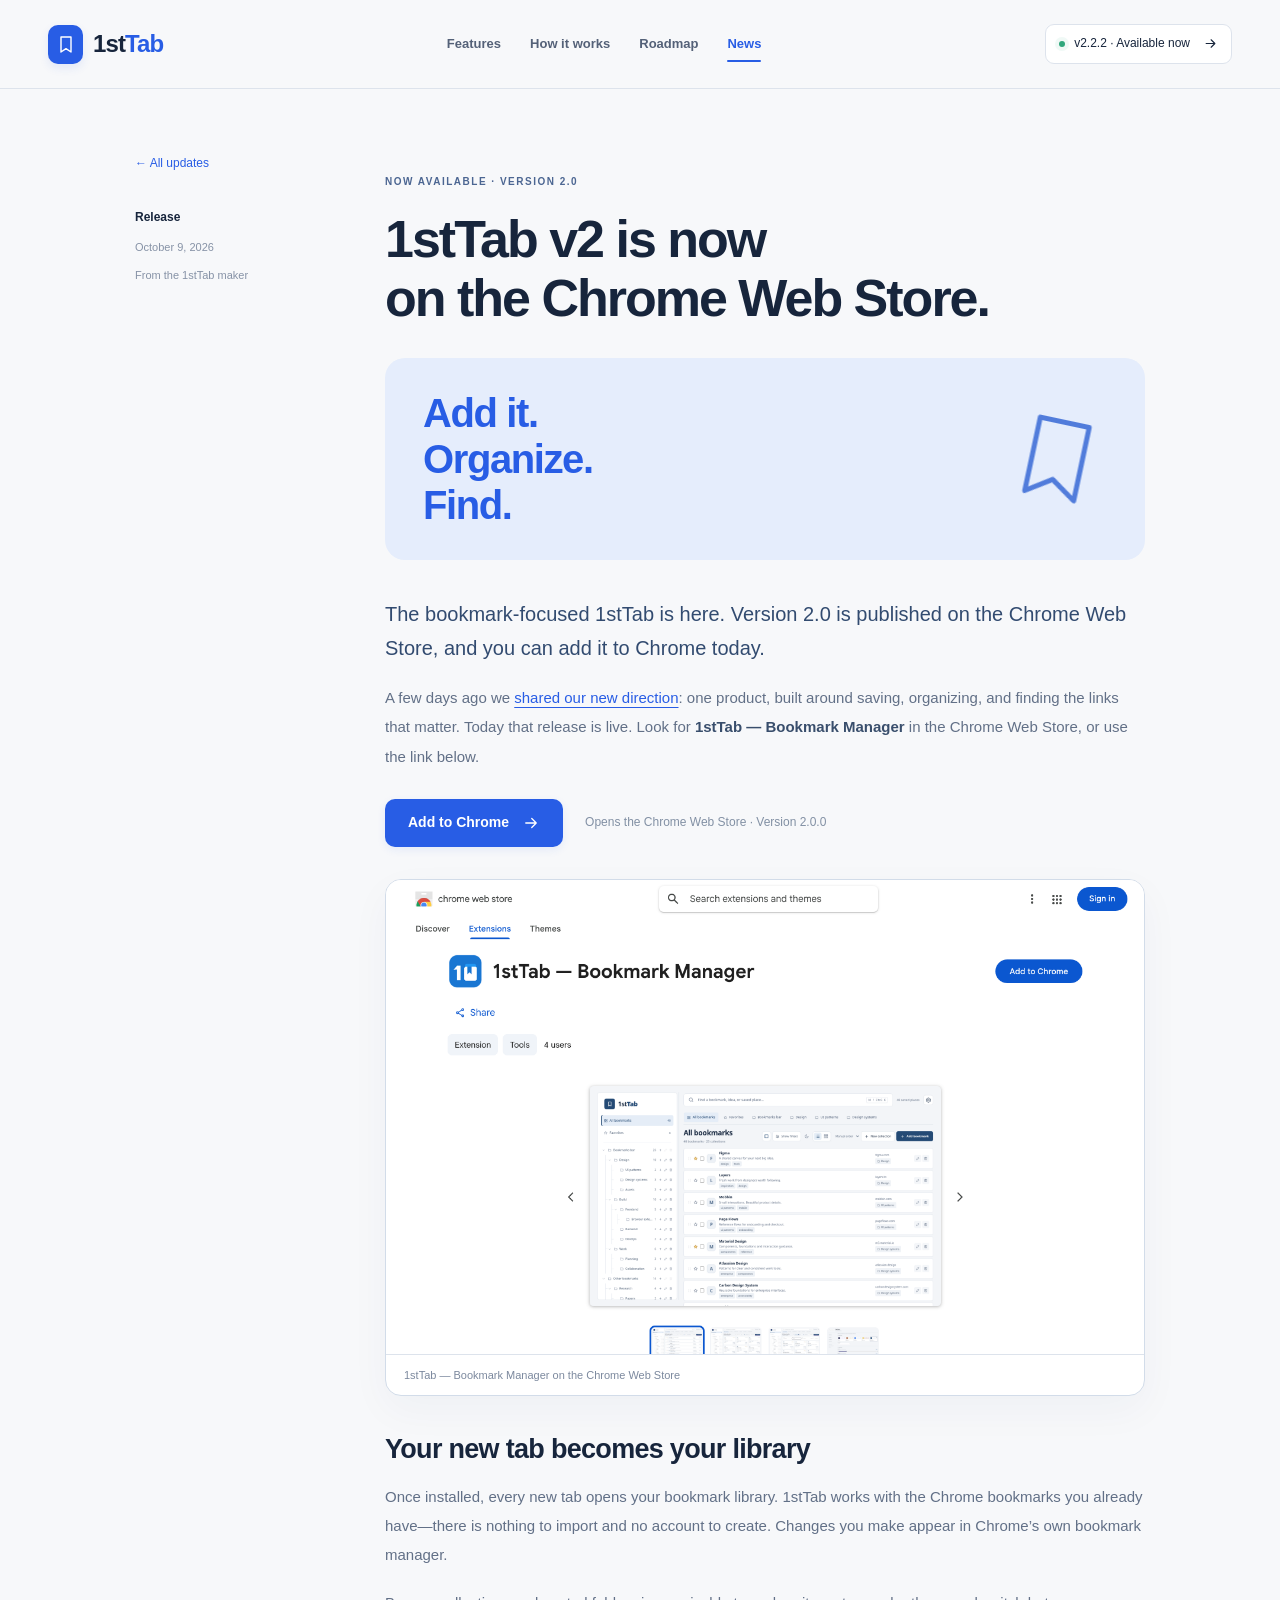
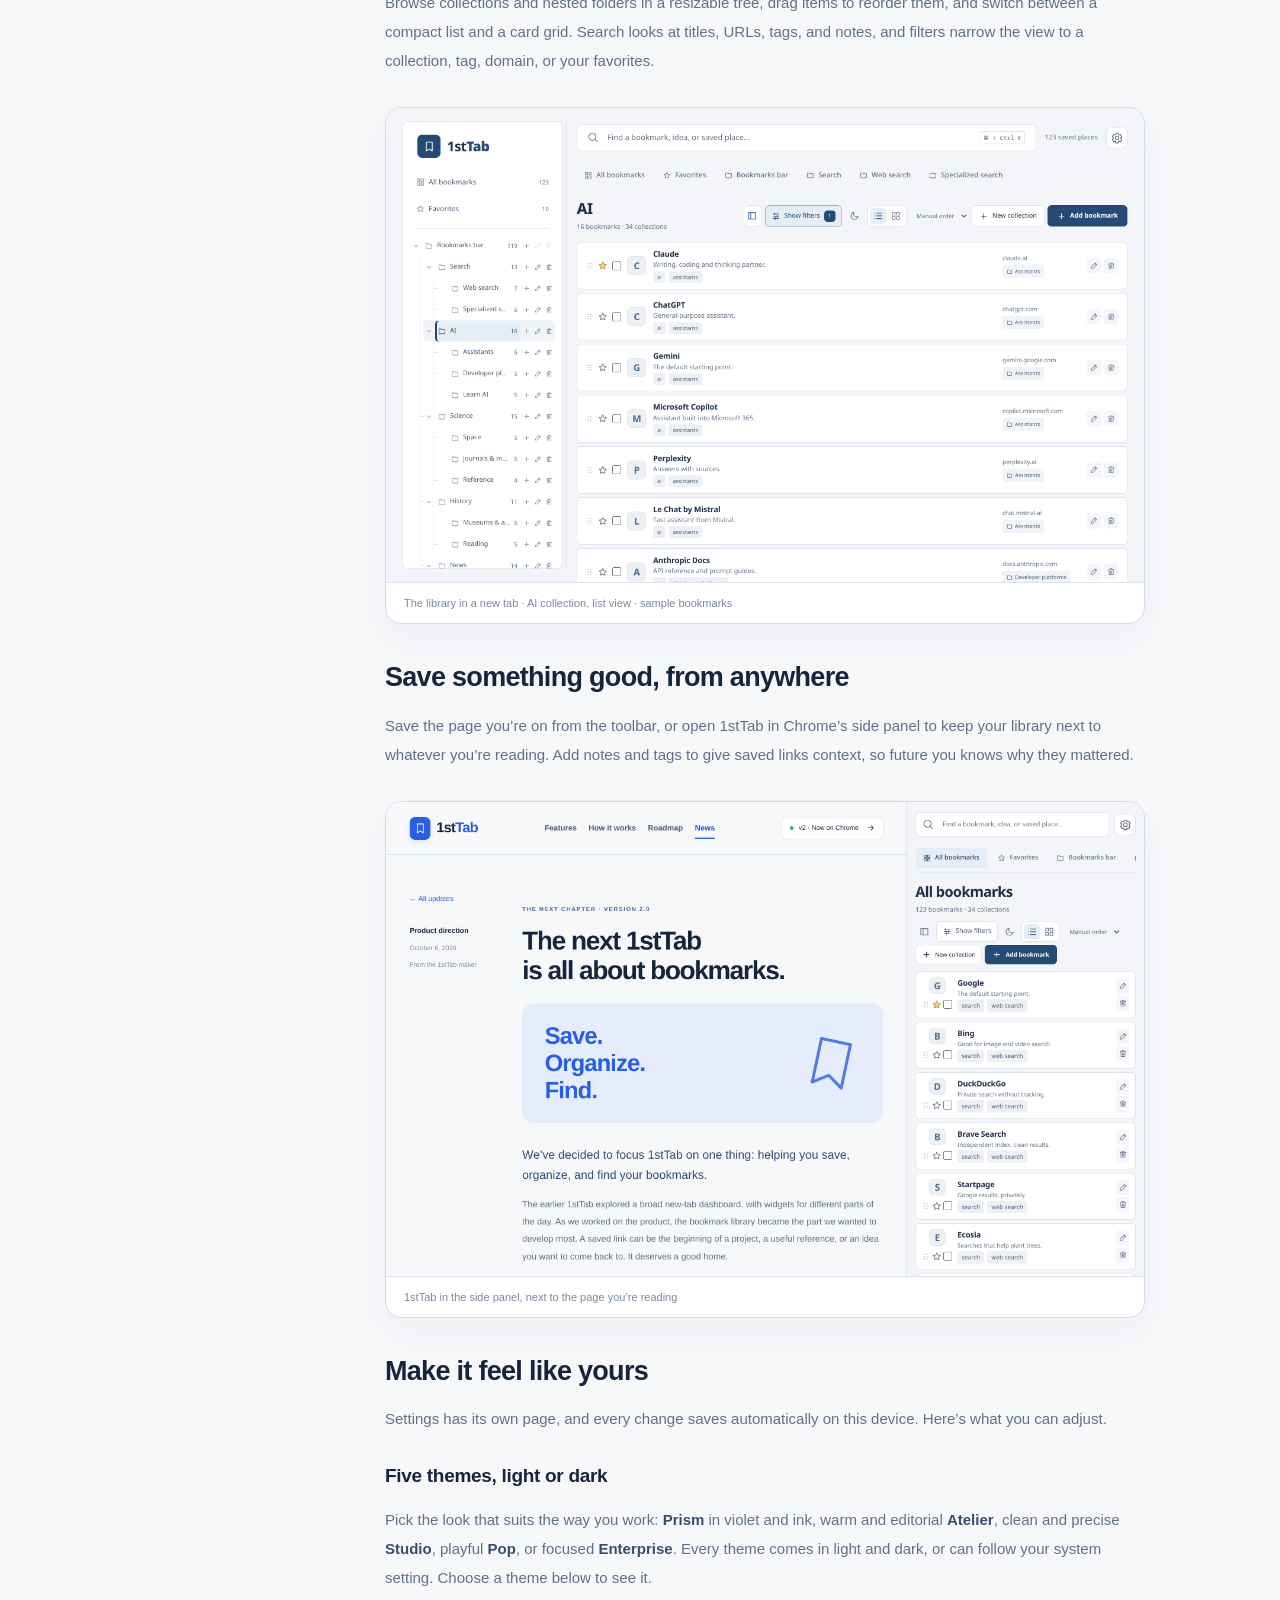
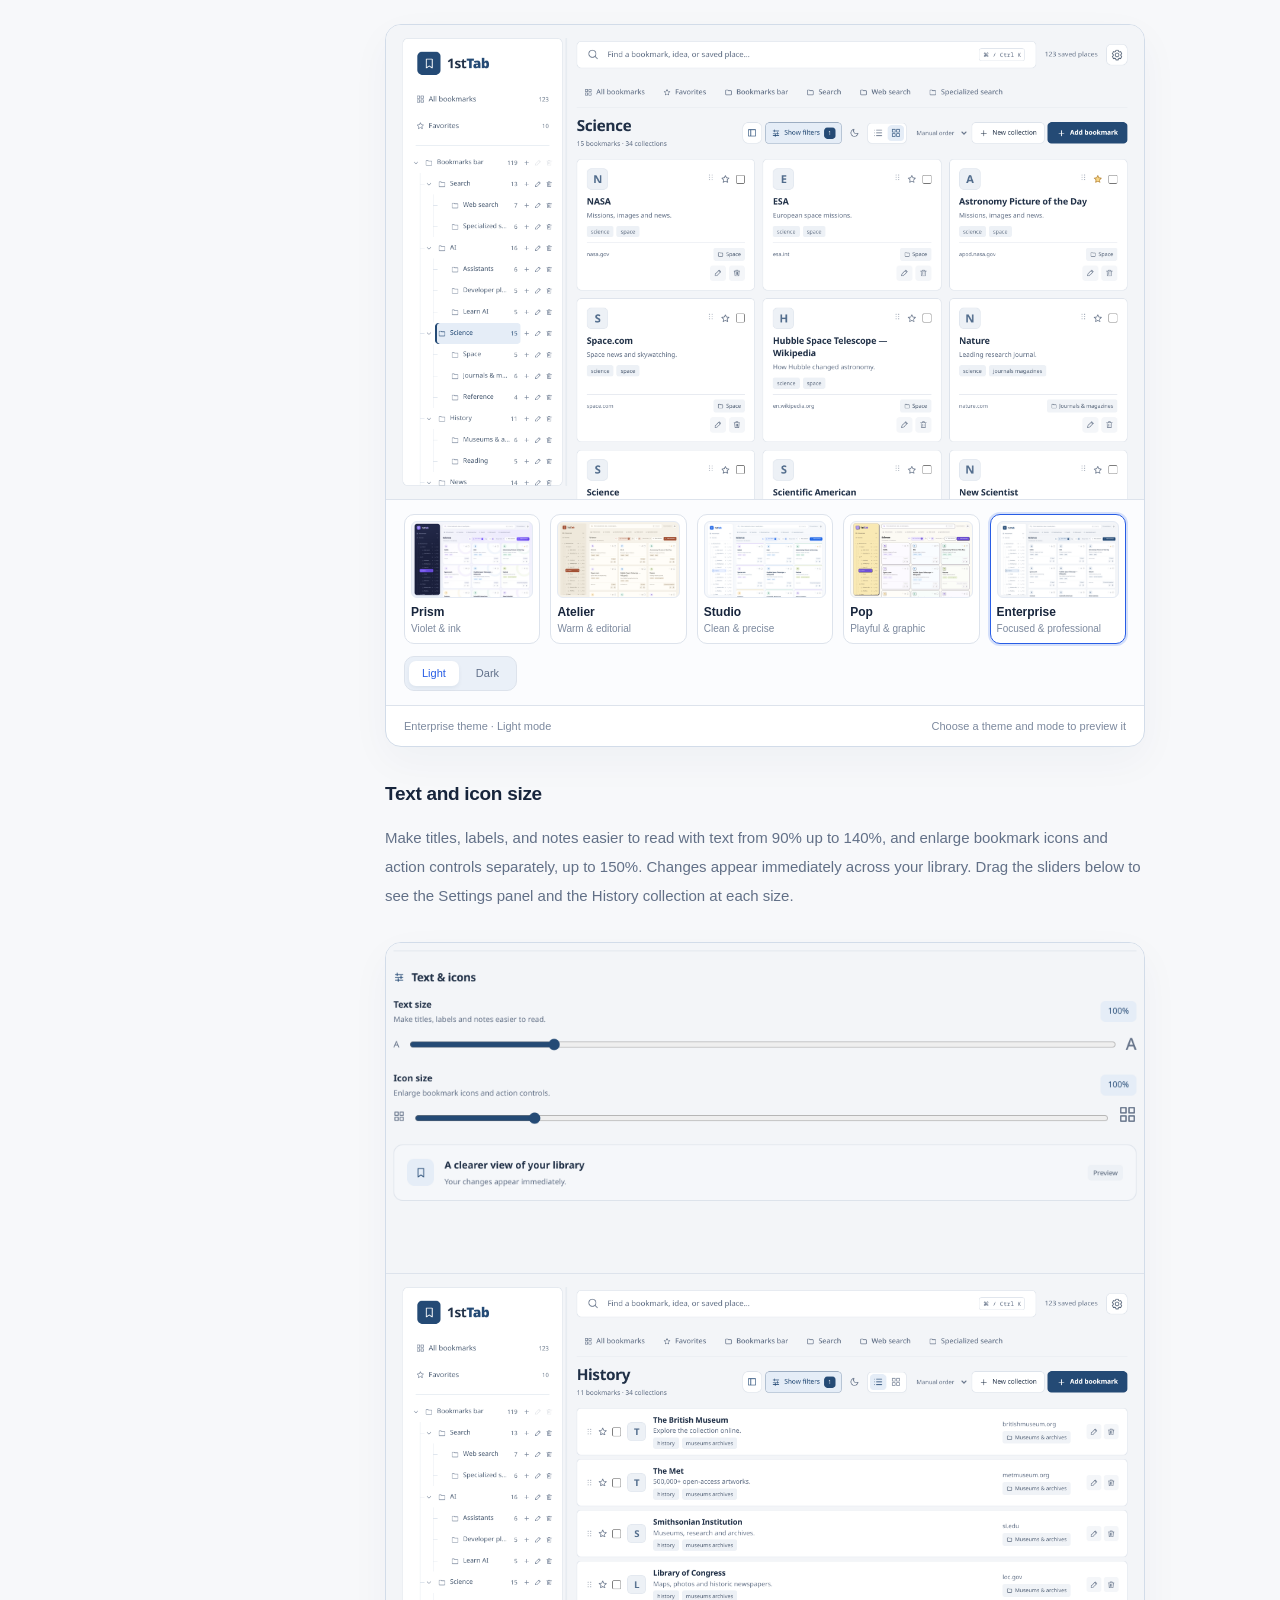
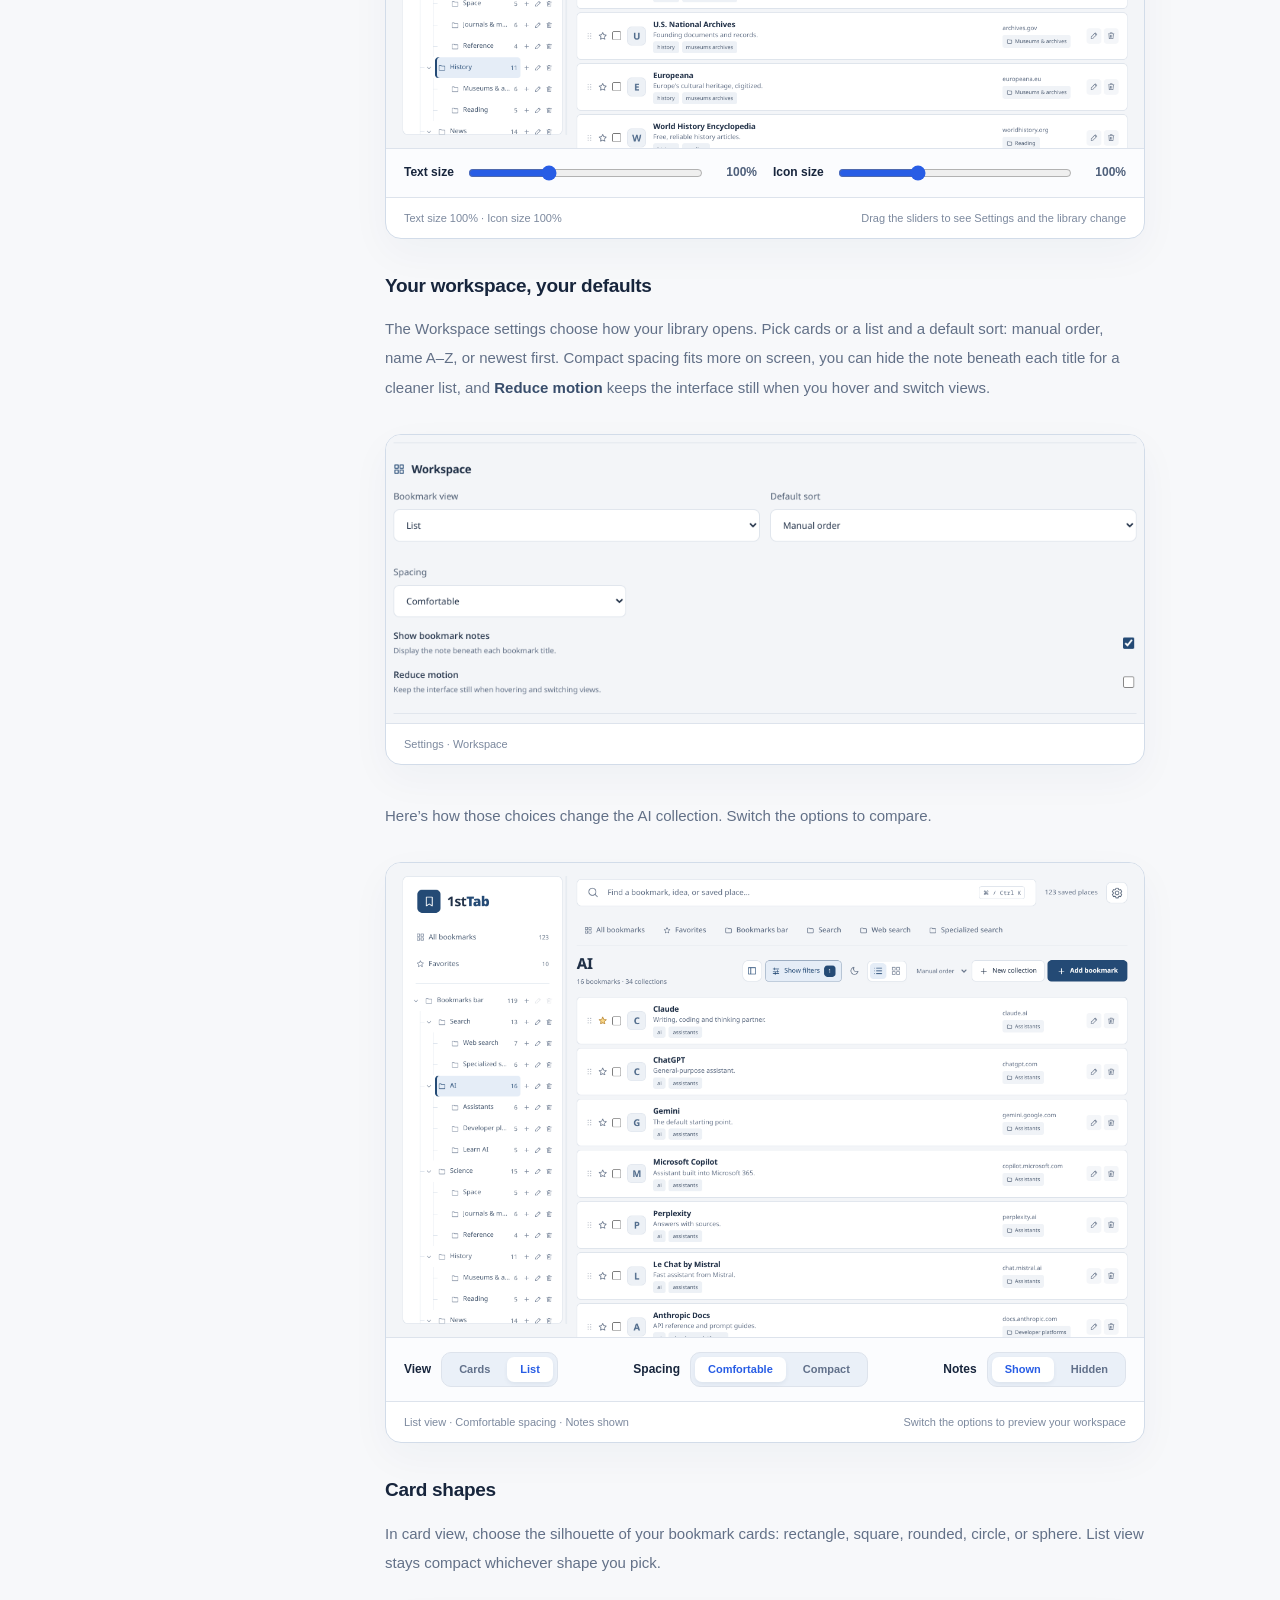
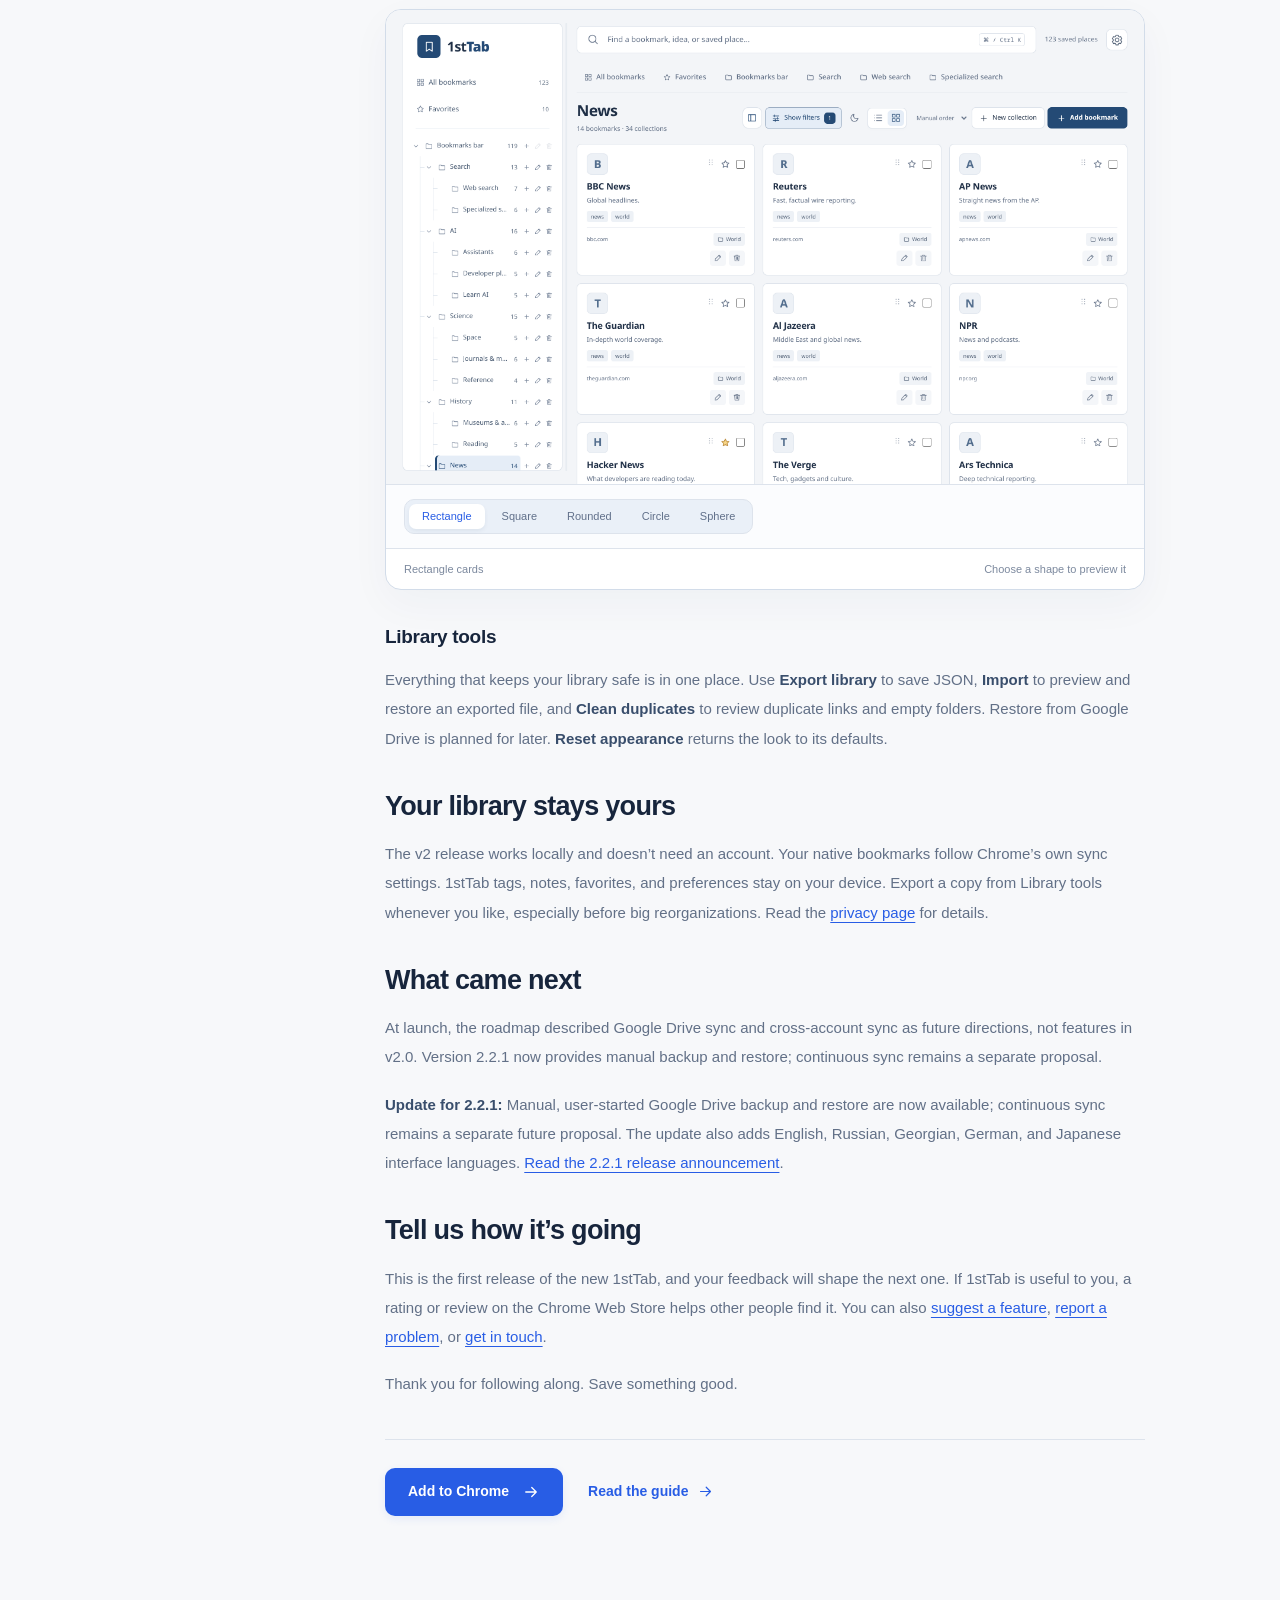
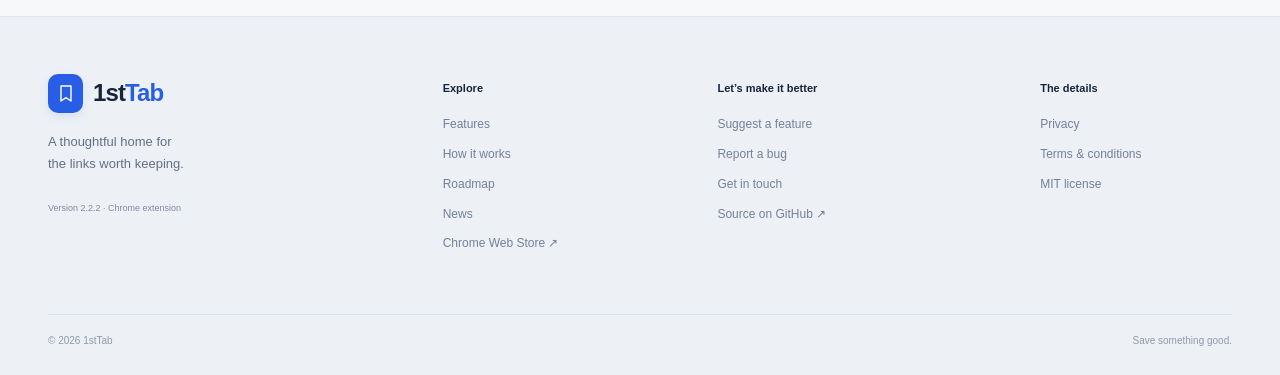
<file: news-v2-chrome-web-store.html>
<!doctype html>
<html lang="en">
<head>
<meta charset="utf-8">
<meta name="viewport" content="width=device-width,initial-scale=1"><title>1stTab v2 is now on the Chrome Web Store — 1stTab</title>
<meta name="description" content="1stTab v2.0, the bookmark-focused release, is now available on the Chrome Web Store. See what’s included and add it to Chrome.">
<meta name="application-name" content="1stTab">
<meta name="theme-color" content="#f7f8fa">
<meta name="google-site-verification" content="NJ5g8DlZnORgyv9Ba-MatWQXtFF1xv9v6YgSDFc41xQ">
<link rel="icon" href="assets/favicon.png">
<link rel="canonical" href="https://1sttab-app.web.app/news-v2-chrome-web-store">
<meta property="og:type" content="article">
<meta property="og:title" content="1stTab v2 is now on the Chrome Web Store — 1stTab">
<meta property="og:description" content="1stTab v2.0, the bookmark-focused release, is now available on the Chrome Web Store. See what’s included and add it to Chrome.">
<meta property="og:url" content="https://1sttab-app.web.app/news-v2-chrome-web-store">
<meta property="og:image" content="https://1sttab-app.web.app/assets/news/v2-launch/new-tab-library.png">
<meta name="twitter:card" content="summary_large_image">
<link rel="stylesheet" href="assets/site-v2.css?v=20261022">
<script src="assets/site-v2.js?v=20261010" defer></script>
</head>
<body class="article-page"><a class="skip-link" href="#main">Skip to content</a>
<header class="nav" id="nav">
<div class="nav-inner"><a class="nav-logo" href="index.html" aria-label="1stTab home"><span class="logo-mark"><svg viewBox="0 0 24 24" fill="none" stroke="currentColor" stroke-width="1.7" stroke-linecap="round" stroke-linejoin="round" aria-hidden="true"><path d="M6 3h12v18l-6-4-6 4V3Z"/></svg></span><span>1st<span class="logo-accent">Tab</span></span></a><button class="menu-toggle" type="button" aria-label="Open navigation" aria-controls="site-menu" aria-expanded="false"><svg viewBox="0 0 24 24" fill="none" stroke="currentColor" stroke-width="1.7" stroke-linecap="round" stroke-linejoin="round" aria-hidden="true"><path d="M4 6h16M4 12h16M4 18h16"/></svg></button>
<nav class="nav-links" id="site-menu" aria-label="Main navigation"><a href="index.html#features">Features</a><a href="guide.html">How it works</a><a href="index.html#roadmap">Roadmap</a><a href="news.html" aria-current="page">News</a></nav>
<a class="launch-pill" href="news-whats-new.html"><span class="status-dot"></span>v2.2.2 · Available now<svg viewBox="0 0 24 24" fill="none" stroke="currentColor" stroke-width="1.7" stroke-linecap="round" stroke-linejoin="round" aria-hidden="true"><path d="M5 12h14m-6-6 6 6-6 6"/></svg></a></div>
</header>
<main id="main">
<div class="container article-layout">
<aside class="article-side"><a href="news.html" class="back-link">← All updates</a><span class="article-category">Release</span><time datetime="2026-10-09">October 9, 2026</time><span>From the 1stTab maker</span></aside>
<article class="article-body">
<p class="mini-label">NOW AVAILABLE · VERSION 2.0</p>
<h1>1stTab v2 is now <br>on the Chrome Web Store.</h1>
<div class="article-cover"><span>Add it.<br>Organize.<br>Find.</span><svg viewBox="0 0 24 24" fill="none" stroke="currentColor" stroke-width="1.7" stroke-linecap="round" stroke-linejoin="round" aria-hidden="true"><path d="M6 3h12v18l-6-4-6 4V3Z"/></svg></div>
<p class="article-lede">The bookmark-focused 1stTab is here. Version 2.0 is published on the Chrome Web Store, and you can add it to Chrome today.</p>
<p>A few days ago we <a href="news-bookmark-focus.html">shared our new direction</a>: one product, built around saving, organizing, and finding the links that matter. Today that release is live. Look for <strong>1stTab — Bookmark Manager</strong> in the Chrome Web Store, or use the link below.</p>
<div class="article-cta"><a href="https://chromewebstore.google.com/detail/1sttab-%E2%80%94-bookmark-manager/bigolehnkpljdbocpkljjmkkocefinbh" class="btn btn-primary" target="_blank" rel="noopener noreferrer">Add to Chrome <svg viewBox="0 0 24 24" fill="none" stroke="currentColor" stroke-width="1.7" stroke-linecap="round" stroke-linejoin="round" aria-hidden="true"><path d="M5 12h14m-6-6 6 6-6 6"/></svg></a><small>Opens the Chrome Web Store · Version 2.0.0</small></div>
<figure class="article-figure"><img src="assets/news/v2-launch/store-listing.png" width="1280" height="800" alt="The 1stTab — Bookmark Manager listing on the Chrome Web Store, with the Add to Chrome button and product screenshots" loading="lazy"><figcaption>1stTab — Bookmark Manager on the Chrome Web Store</figcaption></figure>
<h2>Your new tab becomes your library</h2>
<p>Once installed, every new tab opens your bookmark library. 1stTab works with the Chrome bookmarks you already have—there is nothing to import and no account to create. Changes you make appear in Chrome’s own bookmark manager.</p>
<p>Browse collections and nested folders in a resizable tree, drag items to reorder them, and switch between a compact list and a card grid. Search looks at titles, URLs, tags, and notes, and filters narrow the view to a collection, tag, domain, or your favorites.</p>
<figure class="article-figure"><img src="assets/news/v2-launch/new-tab-library.png" width="1280" height="800" alt="1stTab v2 library in a new tab showing the AI collection in list view, with notes, tags, favorites, and a nested folder tree" loading="lazy"><figcaption>The library in a new tab · AI collection, list view · sample bookmarks</figcaption></figure>
<h2>Save something good, from anywhere</h2>
<p>Save the page you’re on from the toolbar, or open 1stTab in Chrome’s side panel to keep your library next to whatever you’re reading. Add notes and tags to give saved links context, so future you knows why they mattered.</p>
<figure class="article-figure"><img src="assets/news/v2-launch/side-panel.png" width="1280" height="800" alt="1stTab open in Chrome’s side panel beside an article, listing bookmarks with notes and tags" loading="lazy"><figcaption>1stTab in the side panel, next to the page you’re reading</figcaption></figure>
<h2>Make it feel like yours</h2>
<p>Settings has its own page, and every change saves automatically on this device. Here’s what you can adjust.</p>
<h3>Five themes, light or dark</h3>
<p>Pick the look that suits the way you work: <strong>Prism</strong> in violet and ink, warm and editorial <strong>Atelier</strong>, clean and precise <strong>Studio</strong>, playful <strong>Pop</strong>, or focused <strong>Enterprise</strong>. Every theme comes in light and dark, or can follow your system setting. Choose a theme below to see it.</p>
<figure class="article-figure gallery" data-gallery data-pattern="assets/news/v2-launch/themes/{theme}-{mode}.png" data-alt="1stTab library in the {label}, showing the Science collection as cards"><img src="assets/news/v2-launch/themes/enterprise-light.png" width="1280" height="800" alt="1stTab library in the Enterprise theme, Light mode, showing the Science collection as cards" loading="lazy" data-gallery-image>
<div class="gallery-controls"><div class="theme-picker" role="group" aria-label="Theme"><button type="button" data-group="theme" data-option="prism" data-label="Prism theme" aria-pressed="false"><span class="theme-thumb" style="background-image:url(assets/news/v2-launch/themes/prism-thumb.png)"></span>Prism<small>Violet &amp; ink</small></button><button type="button" data-group="theme" data-option="atelier" data-label="Atelier theme" aria-pressed="false"><span class="theme-thumb" style="background-image:url(assets/news/v2-launch/themes/atelier-thumb.png)"></span>Atelier<small>Warm &amp; editorial</small></button><button type="button" data-group="theme" data-option="studio" data-label="Studio theme" aria-pressed="false"><span class="theme-thumb" style="background-image:url(assets/news/v2-launch/themes/studio-thumb.png)"></span>Studio<small>Clean &amp; precise</small></button><button type="button" data-group="theme" data-option="pop" data-label="Pop theme" aria-pressed="false"><span class="theme-thumb" style="background-image:url(assets/news/v2-launch/themes/pop-thumb.png)"></span>Pop<small>Playful &amp; graphic</small></button><button type="button" data-group="theme" data-option="enterprise" data-label="Enterprise theme" aria-pressed="true"><span class="theme-thumb" style="background-image:url(assets/news/v2-launch/themes/enterprise-thumb.png)"></span>Enterprise<small>Focused &amp; professional</small></button></div>
<div class="preview-switch" role="group" aria-label="Color mode"><button type="button" data-group="mode" data-option="light" data-label="Light mode" aria-pressed="true">Light</button><button type="button" data-group="mode" data-option="dark" data-label="Dark mode" aria-pressed="false">Dark</button></div></div>
<figcaption><span data-gallery-caption>Enterprise theme · Light mode</span><span class="gallery-hint">Choose a theme and mode to preview it</span></figcaption></figure>
<h3>Text and icon size</h3>
<p>Make titles, labels, and notes easier to read with text from 90% up to 140%, and enlarge bookmark icons and action controls separately, up to 150%. Changes appear immediately across your library. Drag the sliders below to see the Settings panel and the History collection at each size.</p>
<figure class="article-figure gallery gallery-stack" data-gallery><img src="assets/news/v2-launch/sizing/text100-icon100.png" width="1010" height="439" alt="1stTab Settings, Text and icons sliders set to Text size 100%, Icon size 100%" loading="lazy" data-gallery-image data-pattern="assets/news/v2-launch/sizing/text{text}-icon{icon}.png" data-alt="1stTab Settings, Text and icons sliders set to {label}"><img src="assets/news/v2-launch/sizing-library/text100-icon100.png" width="1280" height="800" alt="1stTab History collection with Text size 100%, Icon size 100%" loading="lazy" data-gallery-image data-pattern="assets/news/v2-launch/sizing-library/text{text}-icon{icon}.png" data-alt="1stTab History collection with {label}">
<div class="gallery-controls"><label class="gallery-range">Text size<input type="range" min="0" max="3" step="1" value="1" data-group="text" data-values="90,100,120,140" data-label="Text size {value}%"><output>100%</output></label><label class="gallery-range">Icon size<input type="range" min="0" max="3" step="1" value="1" data-group="icon" data-values="90,100,120,150" data-label="Icon size {value}%"><output>100%</output></label></div>
<figcaption><span data-gallery-caption>Text size 100% · Icon size 100%</span><span class="gallery-hint">Drag the sliders to see Settings and the library change</span></figcaption></figure>
<h3>Your workspace, your defaults</h3>
<p>The Workspace settings choose how your library opens. Pick cards or a list and a default sort: manual order, name A–Z, or newest first. Compact spacing fits more on screen, you can hide the note beneath each title for a cleaner list, and <strong>Reduce motion</strong> keeps the interface still when you hover and switch views.</p>
<figure class="article-figure"><img src="assets/news/v2-launch/workspace-panel.png" width="1010" height="384" alt="1stTab Settings Workspace panel with bookmark view, default sort, spacing, show bookmark notes, and reduce motion" loading="lazy"><figcaption>Settings · Workspace</figcaption></figure>
<p>Here’s how those choices change the AI collection. Switch the options to compare.</p>
<figure class="article-figure gallery" data-gallery data-pattern="assets/news/v2-launch/workspace/{view}-{density}-{notes}.png" data-alt="1stTab AI collection with {label}"><img src="assets/news/v2-launch/workspace/list-comfortable-notes.png" width="1280" height="800" alt="1stTab AI collection with List view, Comfortable spacing, Notes shown" loading="lazy" data-gallery-image>
<div class="gallery-controls"><div class="gallery-option">View<div class="preview-switch" role="group" aria-label="Bookmark view"><button type="button" data-group="view" data-option="grid" data-label="Card view" aria-pressed="false">Cards</button><button type="button" data-group="view" data-option="list" data-label="List view" aria-pressed="true">List</button></div></div><div class="gallery-option">Spacing<div class="preview-switch" role="group" aria-label="Spacing"><button type="button" data-group="density" data-option="comfortable" data-label="Comfortable spacing" aria-pressed="true">Comfortable</button><button type="button" data-group="density" data-option="compact" data-label="Compact spacing" aria-pressed="false">Compact</button></div></div><div class="gallery-option">Notes<div class="preview-switch" role="group" aria-label="Bookmark notes"><button type="button" data-group="notes" data-option="notes" data-label="Notes shown" aria-pressed="true">Shown</button><button type="button" data-group="notes" data-option="nonotes" data-label="Notes hidden" aria-pressed="false">Hidden</button></div></div></div>
<figcaption><span data-gallery-caption>List view · Comfortable spacing · Notes shown</span><span class="gallery-hint">Switch the options to preview your workspace</span></figcaption></figure>
<h3>Card shapes</h3>
<p>In card view, choose the silhouette of your bookmark cards: rectangle, square, rounded, circle, or sphere. List view stays compact whichever shape you pick.</p>
<figure class="article-figure gallery" data-gallery data-pattern="assets/news/v2-launch/shapes/{shape}.png" data-alt="1stTab News collection in card view with {label}"><img src="assets/news/v2-launch/shapes/rectangle.png" width="1280" height="800" alt="1stTab News collection in card view with Rectangle cards" loading="lazy" data-gallery-image>
<div class="gallery-controls"><div class="preview-switch" role="group" aria-label="Card shape"><button type="button" data-group="shape" data-option="rectangle" data-label="Rectangle cards" aria-pressed="true">Rectangle</button><button type="button" data-group="shape" data-option="square" data-label="Square cards" aria-pressed="false">Square</button><button type="button" data-group="shape" data-option="rounded" data-label="Rounded cards" aria-pressed="false">Rounded</button><button type="button" data-group="shape" data-option="circle" data-label="Circle cards" aria-pressed="false">Circle</button><button type="button" data-group="shape" data-option="sphere" data-label="Sphere cards" aria-pressed="false">Sphere</button></div></div>
<figcaption><span data-gallery-caption>Rectangle cards</span><span class="gallery-hint">Choose a shape to preview it</span></figcaption></figure>
<h3>Library tools</h3>
<p>Everything that keeps your library safe is in one place. Use <strong>Export library</strong> to save JSON, <strong>Import</strong> to preview and restore an exported file, and <strong>Clean duplicates</strong> to review duplicate links and empty folders. Restore from Google Drive is planned for later. <strong>Reset appearance</strong> returns the look to its defaults.</p>
<h2>Your library stays yours</h2>
<p>The v2 release works locally and doesn’t need an account. Your native bookmarks follow Chrome’s own sync settings. 1stTab tags, notes, favorites, and preferences stay on your device. Export a copy from Library tools whenever you like, especially before big reorganizations. Read the <a href="privacy.html">privacy page</a> for details.</p>
<h2>What came next</h2>
<p>At launch, the roadmap described Google Drive sync and cross-account sync as future directions, not features in v2.0. Version 2.2.1 now provides manual backup and restore; continuous sync remains a separate proposal.</p>
<p><strong>Update for 2.2.1:</strong> Manual, user-started Google Drive backup and restore are now available; continuous sync remains a separate future proposal. The update also adds English, Russian, Georgian, German, and Japanese interface languages. <a href="news-v2-2-1.html">Read the 2.2.1 release announcement</a>.</p>
<h2>Tell us how it’s going</h2>
<p>This is the first release of the new 1stTab, and your feedback will shape the next one. If 1stTab is useful to you, a rating or review on the Chrome Web Store helps other people find it. You can also <a href="request.html">suggest a feature</a>, <a href="bugs.html">report a problem</a>, or <a href="mailto:aablotia@ablotia.com">get in touch</a>.</p>
<p>Thank you for following along. Save something good.</p>
<div class="article-end"><a href="https://chromewebstore.google.com/detail/1sttab-%E2%80%94-bookmark-manager/bigolehnkpljdbocpkljjmkkocefinbh" class="btn btn-primary" target="_blank" rel="noopener noreferrer">Add to Chrome <svg viewBox="0 0 24 24" fill="none" stroke="currentColor" stroke-width="1.7" stroke-linecap="round" stroke-linejoin="round" aria-hidden="true"><path d="M5 12h14m-6-6 6 6-6 6"/></svg></a><a href="guide.html" class="text-link">Read the guide <svg viewBox="0 0 24 24" fill="none" stroke="currentColor" stroke-width="1.7" stroke-linecap="round" stroke-linejoin="round" aria-hidden="true"><path d="M5 12h14m-6-6 6 6-6 6"/></svg></a></div>
</article>
</div>
</main>
<footer class="footer">
<div class="container footer-grid">
<div class="footer-intro"><a class="nav-logo" href="index.html" aria-label="1stTab home"><span class="logo-mark"><svg viewBox="0 0 24 24" fill="none" stroke="currentColor" stroke-width="1.7" stroke-linecap="round" stroke-linejoin="round" aria-hidden="true"><path d="M6 3h12v18l-6-4-6 4V3Z"/></svg></span><span>1st<span class="logo-accent">Tab</span></span></a>
<p>A thoughtful home for<br>the links worth keeping.</p>
<span class="footer-release">Version 2.2.2 · Chrome extension</span></div>
<div>
<h2>Explore</h2>
<a href="index.html#features">Features</a><a href="guide.html">How it works</a><a href="index.html#roadmap">Roadmap</a><a href="news.html">News</a><a href="https://chromewebstore.google.com/detail/1sttab-%E2%80%94-bookmark-manager/bigolehnkpljdbocpkljjmkkocefinbh" target="_blank" rel="noopener noreferrer">Chrome Web Store ↗</a></div>
<div>
<h2>Let’s make it better</h2>
<a href="request.html">Suggest a feature</a><a href="bugs.html">Report a bug</a><a href="mailto:aablotia@ablotia.com">Get in touch</a><a href="https://github.com/aleksandre-zaccone/1stTab" target="_blank" rel="noopener noreferrer">Source on GitHub ↗</a></div>
<div>
<h2>The details</h2>
<a href="privacy.html">Privacy</a><a href="terms.html">Terms & conditions</a><a href="LICENSE.txt">MIT license</a></div>
</div>
<div class="container footer-bottom"><span>© 2026 1stTab</span><span>Save something good.</span></div>
</footer>
</body>
</html>
</file>
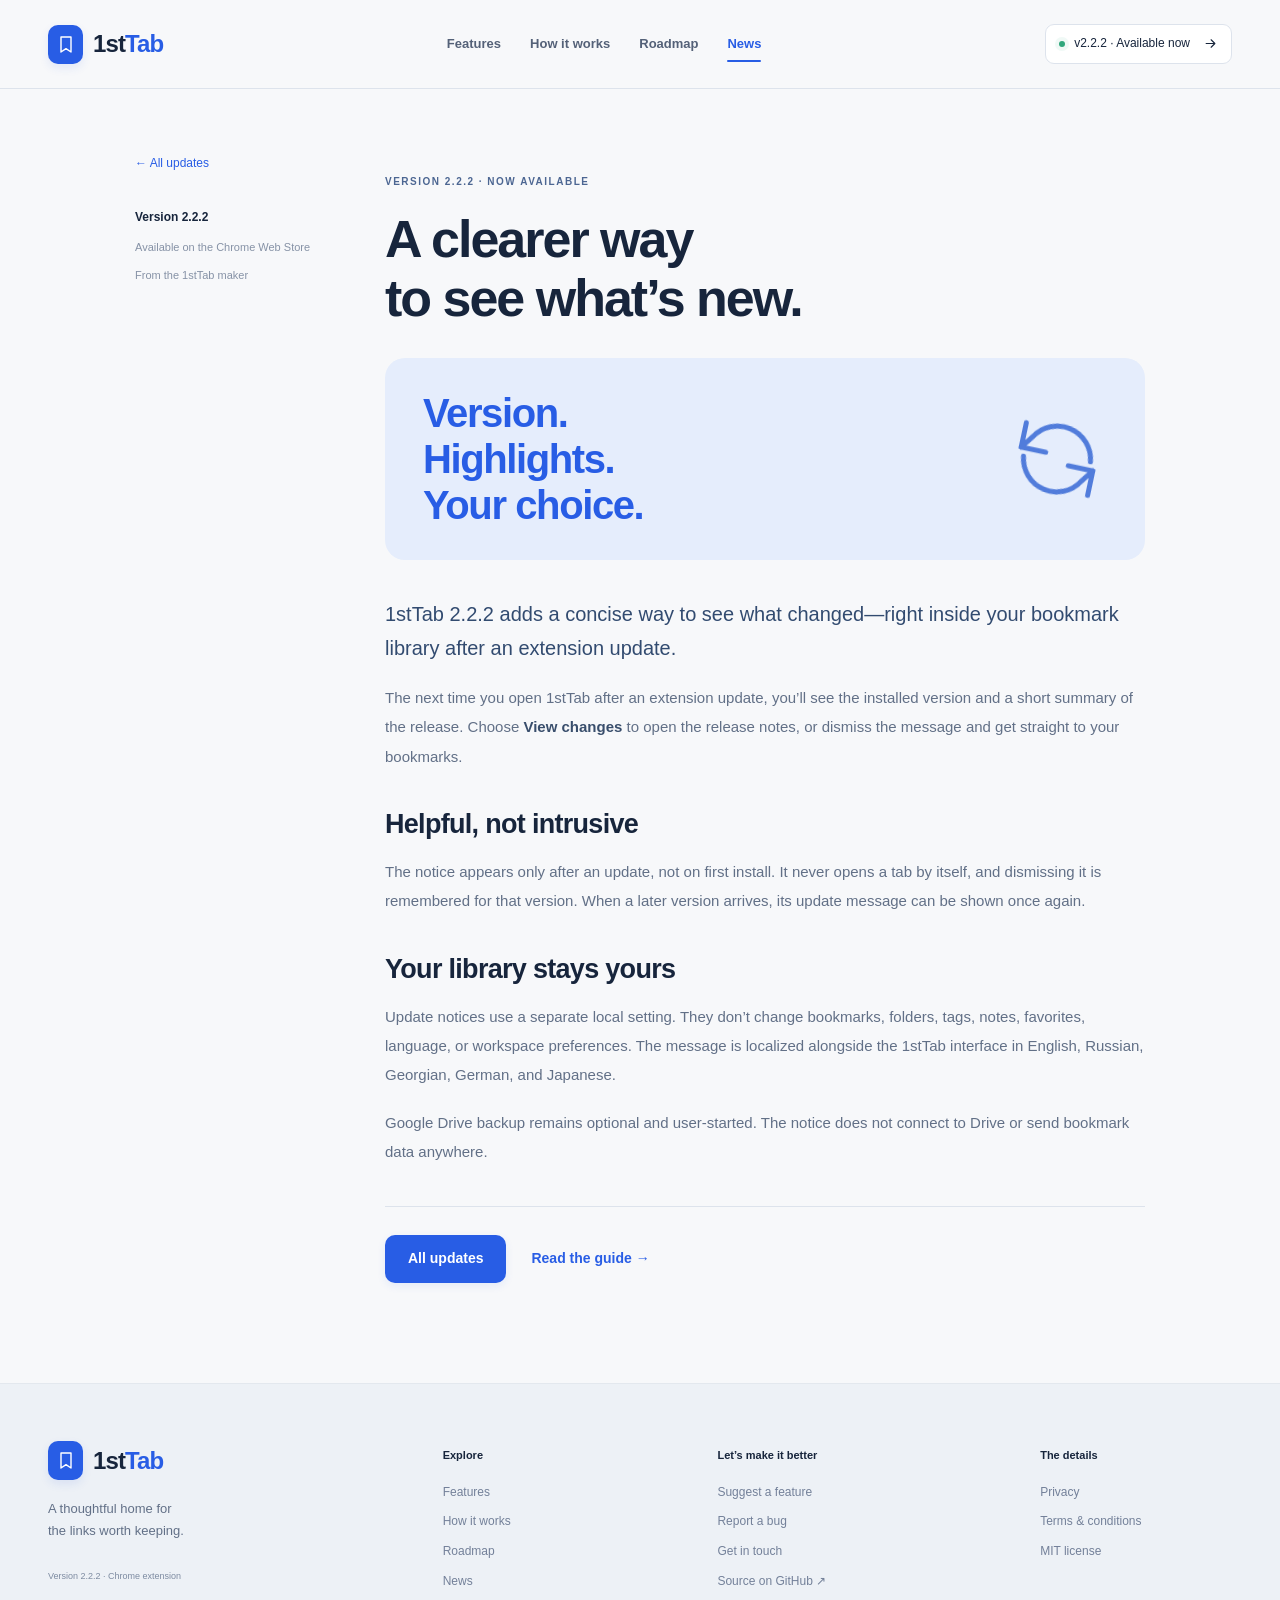
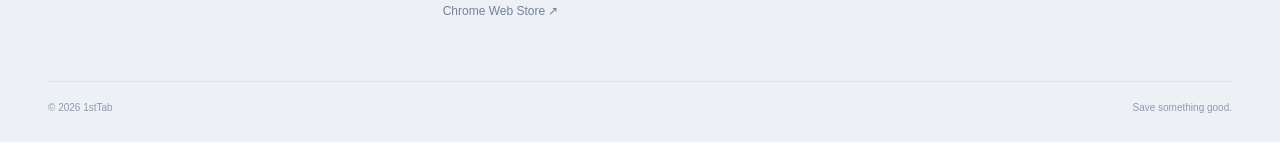
<file: news-whats-new.html>
<!doctype html>
<html lang="en">
<head>
<meta charset="utf-8">
<meta name="viewport" content="width=device-width,initial-scale=1">
<title>1stTab 2.2.2: a clearer way to see what’s new — 1stTab</title>
<meta name="description" content="1stTab 2.2.2 adds a dismissible, localized What's new notice after extension updates, with the installed version and release highlights.">
<meta name="application-name" content="1stTab">
<meta name="theme-color" content="#f7f8fa">
<link rel="icon" href="assets/favicon.png">
<link rel="canonical" href="https://1sttab-app.web.app/news-whats-new">
<meta property="og:type" content="article">
<meta property="og:title" content="1stTab 2.2.2: a clearer way to see what’s new — 1stTab">
<meta property="og:description" content="1stTab 2.2.2 shows the installed version and release highlights after an update, then lets you read more or dismiss the notice.">
<meta property="og:url" content="https://1sttab-app.web.app/news-whats-new">
<meta property="og:image" content="https://1sttab-app.web.app/assets/bookmark-v2-list.png">
<meta name="twitter:card" content="summary_large_image">
<link rel="stylesheet" href="assets/site-v2.css?v=20261022">
<script src="assets/site-v2.js?v=20261010" defer></script>
</head>
<body class="article-page"><a class="skip-link" href="#main">Skip to content</a>
<header class="nav" id="nav">
<div class="nav-inner"><a class="nav-logo" href="index.html" aria-label="1stTab home"><span class="logo-mark"><svg viewBox="0 0 24 24" fill="none" stroke="currentColor" stroke-width="1.7" stroke-linecap="round" stroke-linejoin="round" aria-hidden="true"><path d="M6 3h12v18l-6-4-6 4V3Z"/></svg></span><span>1st<span class="logo-accent">Tab</span></span></a><button class="menu-toggle" type="button" aria-label="Open navigation" aria-controls="site-menu" aria-expanded="false"><svg viewBox="0 0 24 24" fill="none" stroke="currentColor" stroke-width="1.7" stroke-linecap="round" stroke-linejoin="round" aria-hidden="true"><path d="M4 6h16M4 12h16M4 18h16"/></svg></button>
<nav class="nav-links" id="site-menu" aria-label="Main navigation"><a href="index.html#features">Features</a><a href="guide.html">How it works</a><a href="index.html#roadmap">Roadmap</a><a href="news.html" aria-current="page">News</a></nav>
<a class="launch-pill" href="news-whats-new.html"><span class="status-dot"></span>v2.2.2 · Available now<svg viewBox="0 0 24 24" fill="none" stroke="currentColor" stroke-width="1.7" stroke-linecap="round" stroke-linejoin="round" aria-hidden="true"><path d="M5 12h14m-6-6 6 6-6 6"/></svg></a></div>
</header>
<main id="main">
<div class="container article-layout">
<aside class="article-side"><a href="news.html" class="back-link">← All updates</a><span class="article-category">Version 2.2.2</span><span>Available on the Chrome Web Store</span><span>From the 1stTab maker</span></aside>
<article class="article-body">
<p class="mini-label">VERSION 2.2.2 · NOW AVAILABLE</p>
<h1>A clearer way<br>to see what’s new.</h1>
<div class="article-cover"><span>Version.<br>Highlights.<br>Your choice.</span><svg viewBox="0 0 24 24" fill="none" stroke="currentColor" stroke-width="1.7" stroke-linecap="round" stroke-linejoin="round" aria-hidden="true"><path d="M20 11a8 8 0 0 0-14.8-3L3 11"/><path d="M3 5v6h6"/><path d="M4 13a8 8 0 0 0 14.8 3L21 13"/><path d="M21 19v-6h-6"/></svg></div>
<p class="article-lede">1stTab 2.2.2 adds a concise way to see what changed—right inside your bookmark library after an extension update.</p>
<p>The next time you open 1stTab after an extension update, you’ll see the installed version and a short summary of the release. Choose <strong>View changes</strong> to open the release notes, or dismiss the message and get straight to your bookmarks.</p>
<h2>Helpful, not intrusive</h2>
<p>The notice appears only after an update, not on first install. It never opens a tab by itself, and dismissing it is remembered for that version. When a later version arrives, its update message can be shown once again.</p>
<h2>Your library stays yours</h2>
<p>Update notices use a separate local setting. They don’t change bookmarks, folders, tags, notes, favorites, language, or workspace preferences. The message is localized alongside the 1stTab interface in English, Russian, Georgian, German, and Japanese.</p>
<p>Google Drive backup remains optional and user-started. The notice does not connect to Drive or send bookmark data anywhere.</p>
<div class="article-end"><a href="news.html" class="btn btn-primary">All updates</a><a href="guide.html" class="text-link">Read the guide →</a></div>
</article>
</div>
</main>
<footer class="footer">
<div class="container footer-grid">
<div class="footer-intro"><a class="nav-logo" href="index.html" aria-label="1stTab home"><span class="logo-mark"><svg viewBox="0 0 24 24" fill="none" stroke="currentColor" stroke-width="1.7" stroke-linecap="round" stroke-linejoin="round" aria-hidden="true"><path d="M6 3h12v18l-6-4-6 4V3Z"/></svg></span><span>1st<span class="logo-accent">Tab</span></span></a>
<p>A thoughtful home for<br>the links worth keeping.</p>
<span class="footer-release">Version 2.2.2 · Chrome extension</span></div>
<div>
<h2>Explore</h2>
<a href="index.html#features">Features</a><a href="guide.html">How it works</a><a href="index.html#roadmap">Roadmap</a><a href="news.html">News</a><a href="https://chromewebstore.google.com/detail/1sttab-%E2%80%94-bookmark-manager/bigolehnkpljdbocpkljjmkkocefinbh" target="_blank" rel="noopener noreferrer">Chrome Web Store ↗</a></div>
<div>
<h2>Let’s make it better</h2>
<a href="request.html">Suggest a feature</a><a href="bugs.html">Report a bug</a><a href="mailto:aablotia@ablotia.com">Get in touch</a><a href="https://github.com/aleksandre-zaccone/1stTab" target="_blank" rel="noopener noreferrer">Source on GitHub ↗</a></div>
<div>
<h2>The details</h2>
<a href="privacy.html">Privacy</a><a href="terms.html">Terms &amp; conditions</a><a href="LICENSE.txt">MIT license</a></div>
</div>
<div class="container footer-bottom"><span>© 2026 1stTab</span><span>Save something good.</span></div>
</footer>
</body>
</html>
</file>
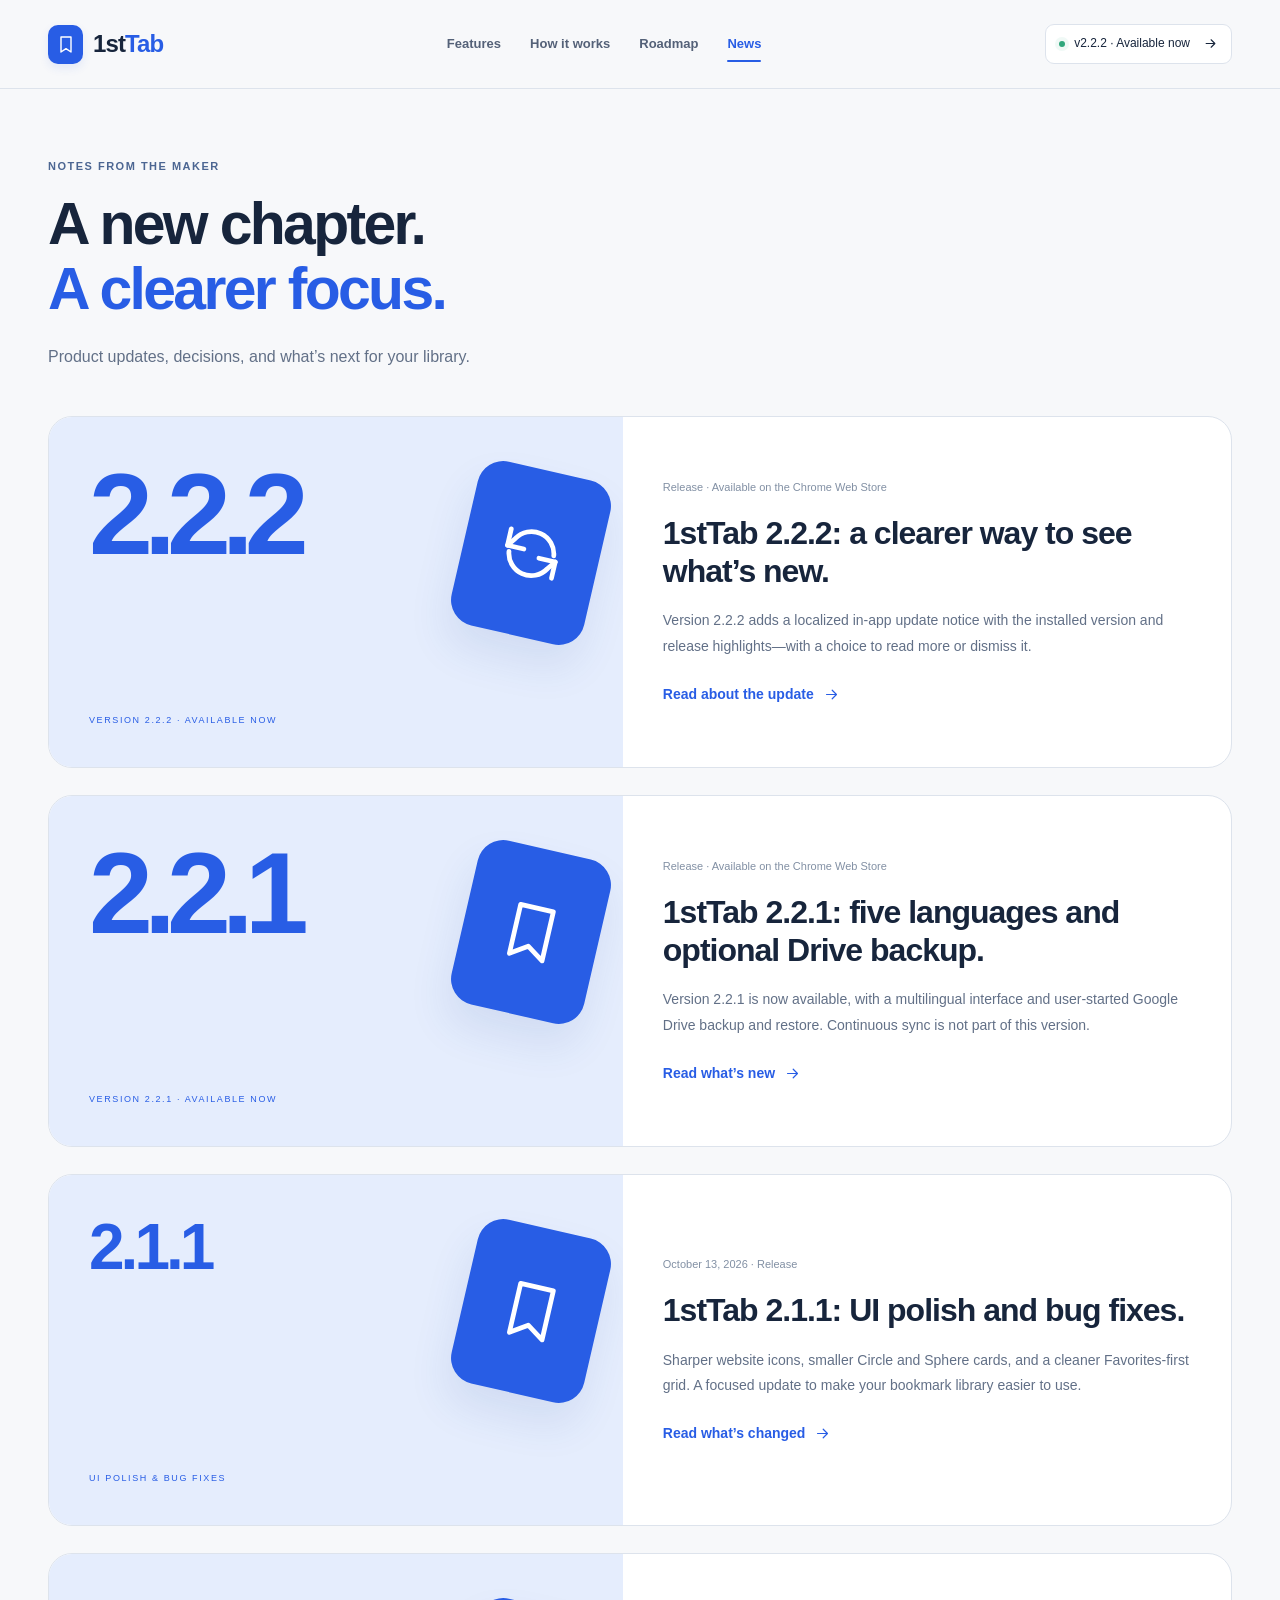
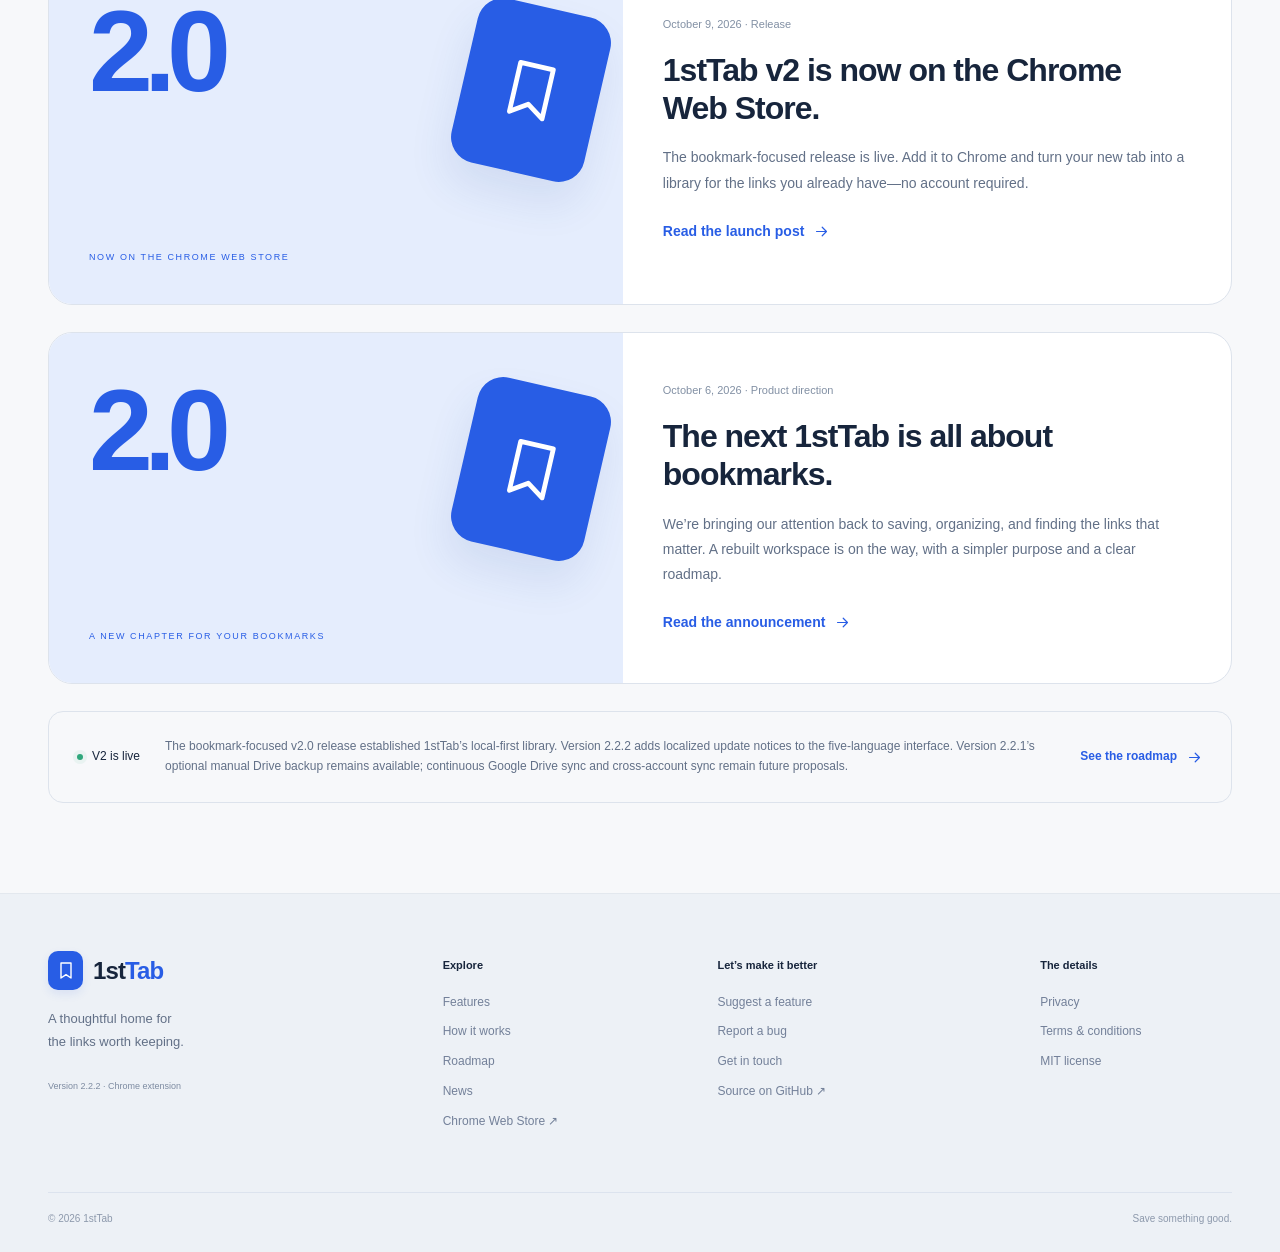
<file: news.html>
<!doctype html>
<html lang="en">
<head>
<meta charset="utf-8">
<meta name="viewport" content="width=device-width,initial-scale=1"><title>News &amp; updates — 1stTab</title>
<meta name="description" content="Read 1stTab product news, including the 2.2.2 localized update announcement and the 2.2.1 release with five languages and optional Google Drive backups.">
<meta name="application-name" content="1stTab">
<meta name="theme-color" content="#f7f8fa">
<meta name="google-site-verification" content="NJ5g8DlZnORgyv9Ba-MatWQXtFF1xv9v6YgSDFc41xQ">
<link rel="icon" href="assets/favicon.png">
<link rel="canonical" href="https://1sttab-app.web.app/news">
<meta property="og:type" content="website">
<meta property="og:title" content="News &amp; updates — 1stTab">
<meta property="og:description" content="Read 1stTab product news, including the 2.2.2 localized update announcement and the 2.2.1 release with five languages and optional Google Drive backups.">
<meta property="og:url" content="https://1sttab-app.web.app/news">
<meta property="og:image" content="https://1sttab-app.web.app/assets/bookmark-v2-list.png">
<meta name="twitter:card" content="summary_large_image">
<link rel="stylesheet" href="assets/site-v2.css?v=20261022">
<script src="assets/site-v2.js?v=20261010" defer></script>
</head>
<body class=""><a class="skip-link" href="#main">Skip to content</a>
<header class="nav" id="nav">
<div class="nav-inner"><a class="nav-logo" href="index.html" aria-label="1stTab home"><span class="logo-mark"><svg viewBox="0 0 24 24" fill="none" stroke="currentColor" stroke-width="1.7" stroke-linecap="round" stroke-linejoin="round" aria-hidden="true"><path d="M6 3h12v18l-6-4-6 4V3Z"/></svg></span><span>1st<span class="logo-accent">Tab</span></span></a><button class="menu-toggle" type="button" aria-label="Open navigation" aria-controls="site-menu" aria-expanded="false"><svg viewBox="0 0 24 24" fill="none" stroke="currentColor" stroke-width="1.7" stroke-linecap="round" stroke-linejoin="round" aria-hidden="true"><path d="M4 6h16M4 12h16M4 18h16"/></svg></button>
<nav class="nav-links" id="site-menu" aria-label="Main navigation"><a href="index.html#features">Features</a><a href="guide.html">How it works</a><a href="index.html#roadmap">Roadmap</a><a href="news.html" aria-current="page">News</a></nav>
<a class="launch-pill" href="news-whats-new.html"><span class="status-dot"></span>v2.2.2 · Available now<svg viewBox="0 0 24 24" fill="none" stroke="currentColor" stroke-width="1.7" stroke-linecap="round" stroke-linejoin="round" aria-hidden="true"><path d="M5 12h14m-6-6 6 6-6 6"/></svg></a></div>
</header>
<main id="main">
<section class="container page-hero">
<p class="mini-label">NOTES FROM THE MAKER</p>
<h1>A new chapter.<br><span>A clearer focus.</span></h1>
<p>Product updates, decisions, and what’s next for your library.</p>
</section>
<section class="container news-section">
<article class="news-feature"><a class="news-art" href="news-whats-new.html" aria-label="Read: 1stTab 2.2.2 update announcement"><span class="news-version">2.2.2</span>
<div class="news-art-icon"><svg viewBox="0 0 24 24" fill="none" stroke="currentColor" stroke-width="1.7" stroke-linecap="round" stroke-linejoin="round" aria-hidden="true"><path d="M20 11a8 8 0 0 0-14.8-3L3 11"/><path d="M3 5v6h6"/><path d="M4 13a8 8 0 0 0 14.8 3L21 13"/><path d="M21 19v-6h-6"/></svg></div>
<span class="news-art-label">VERSION 2.2.2 · AVAILABLE NOW</span></a>
<div class="news-content"><span class="article-meta">Release · Available on the Chrome Web Store</span>
<h2><a href="news-whats-new.html">1stTab 2.2.2: a clearer way to see what’s new.</a></h2>
<p>Version 2.2.2 adds a localized in-app update notice with the installed version and release highlights—with a choice to read more or dismiss it.</p>
<a href="news-whats-new.html" class="text-link">Read about the update <svg viewBox="0 0 24 24" fill="none" stroke="currentColor" stroke-width="1.7" stroke-linecap="round" stroke-linejoin="round" aria-hidden="true"><path d="M5 12h14m-6-6 6 6-6 6"/></svg></a></div>
</article>
<article class="news-feature"><a class="news-art" href="news-v2-2-1.html" aria-label="Read: 1stTab 2.2.1 release"><span class="news-version">2.2.1</span>
<div class="news-art-icon"><svg viewBox="0 0 24 24" fill="none" stroke="currentColor" stroke-width="1.7" stroke-linecap="round" stroke-linejoin="round" aria-hidden="true"><path d="M6 3h12v18l-6-4-6 4V3Z"/></svg></div>
<span class="news-art-label">VERSION 2.2.1 · AVAILABLE NOW</span></a>
<div class="news-content"><span class="article-meta">Release · Available on the Chrome Web Store</span>
<h2><a href="news-v2-2-1.html">1stTab 2.2.1: five languages and optional Drive backup.</a></h2>
<p>Version 2.2.1 is now available, with a multilingual interface and user-started Google Drive backup and restore. Continuous sync is not part of this version.</p>
<a href="news-v2-2-1.html" class="text-link">Read what’s new <svg viewBox="0 0 24 24" fill="none" stroke="currentColor" stroke-width="1.7" stroke-linecap="round" stroke-linejoin="round" aria-hidden="true"><path d="M5 12h14m-6-6 6 6-6 6"/></svg></a></div>
</article>
<article class="news-feature"><a class="news-art" href="news-v2-1-1-ui-polish.html" aria-label="Read: 1stTab 2.1.1 — UI polish and bug fixes"><span class="news-version news-version--patch">2.1.1</span>
<div class="news-art-icon"><svg viewBox="0 0 24 24" fill="none" stroke="currentColor" stroke-width="1.7" stroke-linecap="round" stroke-linejoin="round" aria-hidden="true"><path d="M6 3h12v18l-6-4-6 4V3Z"/></svg></div>
<span class="news-art-label">UI POLISH &amp; BUG FIXES</span></a>
<div class="news-content"><span class="article-meta"><time datetime="2026-10-13">October 13, 2026</time> · Release</span>
<h2><a href="news-v2-1-1-ui-polish.html">1stTab 2.1.1: UI polish and bug fixes.</a></h2>
<p>Sharper website icons, smaller Circle and Sphere cards, and a cleaner Favorites-first grid. A focused update to make your bookmark library easier to use.</p>
<a href="news-v2-1-1-ui-polish.html" class="text-link">Read what’s changed <svg viewBox="0 0 24 24" fill="none" stroke="currentColor" stroke-width="1.7" stroke-linecap="round" stroke-linejoin="round" aria-hidden="true"><path d="M5 12h14m-6-6 6 6-6 6"/></svg></a></div>
</article>

<article class="news-feature"><a class="news-art" href="news-v2-chrome-web-store.html" aria-label="Read: 1stTab v2 is now on the Chrome Web Store"><span class="news-version">2.0</span>
<div class="news-art-icon"><svg viewBox="0 0 24 24" fill="none" stroke="currentColor" stroke-width="1.7" stroke-linecap="round" stroke-linejoin="round" aria-hidden="true"><path d="M6 3h12v18l-6-4-6 4V3Z"/></svg></div>
<span class="news-art-label">NOW ON THE CHROME WEB STORE</span></a>
<div class="news-content"><span class="article-meta"><time datetime="2026-10-09">October 9, 2026</time> · Release</span>
<h2><a href="news-v2-chrome-web-store.html">1stTab v2 is now on the Chrome Web Store.</a></h2>
<p>The bookmark-focused release is live. Add it to Chrome and turn your new tab into a library for the links you already have—no account required.</p>
<a href="news-v2-chrome-web-store.html" class="text-link">Read the launch post <svg viewBox="0 0 24 24" fill="none" stroke="currentColor" stroke-width="1.7" stroke-linecap="round" stroke-linejoin="round" aria-hidden="true"><path d="M5 12h14m-6-6 6 6-6 6"/></svg></a></div>
</article>
<article class="news-feature"><a class="news-art" href="news-bookmark-focus.html" aria-label="Read: The next 1stTab is all about bookmarks"><span class="news-version">2.0</span>
<div class="news-art-icon"><svg viewBox="0 0 24 24" fill="none" stroke="currentColor" stroke-width="1.7" stroke-linecap="round" stroke-linejoin="round" aria-hidden="true"><path d="M6 3h12v18l-6-4-6 4V3Z"/></svg></div>
<span class="news-art-label">A NEW CHAPTER FOR YOUR BOOKMARKS</span></a>
<div class="news-content"><span class="article-meta"><time datetime="2026-10-06">October 6, 2026</time> · Product direction</span>
<h2><a href="news-bookmark-focus.html">The next 1stTab is all about bookmarks.</a></h2>
<p>We’re bringing our attention back to saving, organizing, and finding the links that matter. A rebuilt workspace is on the way, with a simpler purpose and a clear roadmap.</p>
<a href="news-bookmark-focus.html" class="text-link">Read the announcement <svg viewBox="0 0 24 24" fill="none" stroke="currentColor" stroke-width="1.7" stroke-linecap="round" stroke-linejoin="round" aria-hidden="true"><path d="M5 12h14m-6-6 6 6-6 6"/></svg></a></div>
</article>
<div class="news-followup"><span class="status-label"><span class="status-dot"></span>V2 is live</span>
<p>The bookmark-focused v2.0 release established 1stTab’s local-first library. Version 2.2.2 adds localized update notices to the five-language interface. Version 2.2.1’s optional manual Drive backup remains available; continuous Google Drive sync and cross-account sync remain future proposals.</p>
<a href="index.html#roadmap" class="text-link">See the roadmap <svg viewBox="0 0 24 24" fill="none" stroke="currentColor" stroke-width="1.7" stroke-linecap="round" stroke-linejoin="round" aria-hidden="true"><path d="M5 12h14m-6-6 6 6-6 6"/></svg></a></div>
</section>
</main>
<footer class="footer">
<div class="container footer-grid">
<div class="footer-intro"><a class="nav-logo" href="index.html" aria-label="1stTab home"><span class="logo-mark"><svg viewBox="0 0 24 24" fill="none" stroke="currentColor" stroke-width="1.7" stroke-linecap="round" stroke-linejoin="round" aria-hidden="true"><path d="M6 3h12v18l-6-4-6 4V3Z"/></svg></span><span>1st<span class="logo-accent">Tab</span></span></a>
<p>A thoughtful home for<br>the links worth keeping.</p>
<span class="footer-release">Version 2.2.2 · Chrome extension</span></div>
<div>
<h2>Explore</h2>
<a href="index.html#features">Features</a><a href="guide.html">How it works</a><a href="index.html#roadmap">Roadmap</a><a href="news.html">News</a><a href="https://chromewebstore.google.com/detail/1sttab-%E2%80%94-bookmark-manager/bigolehnkpljdbocpkljjmkkocefinbh" target="_blank" rel="noopener noreferrer">Chrome Web Store ↗</a></div>
<div>
<h2>Let’s make it better</h2>
<a href="request.html">Suggest a feature</a><a href="bugs.html">Report a bug</a><a href="mailto:aablotia@ablotia.com">Get in touch</a><a href="https://github.com/aleksandre-zaccone/1stTab" target="_blank" rel="noopener noreferrer">Source on GitHub ↗</a></div>
<div>
<h2>The details</h2>
<a href="privacy.html">Privacy</a><a href="terms.html">Terms & conditions</a><a href="LICENSE.txt">MIT license</a></div>
</div>
<div class="container footer-bottom"><span>© 2026 1stTab</span><span>Save something good.</span></div>
</footer>
</body>
</html>
</file>
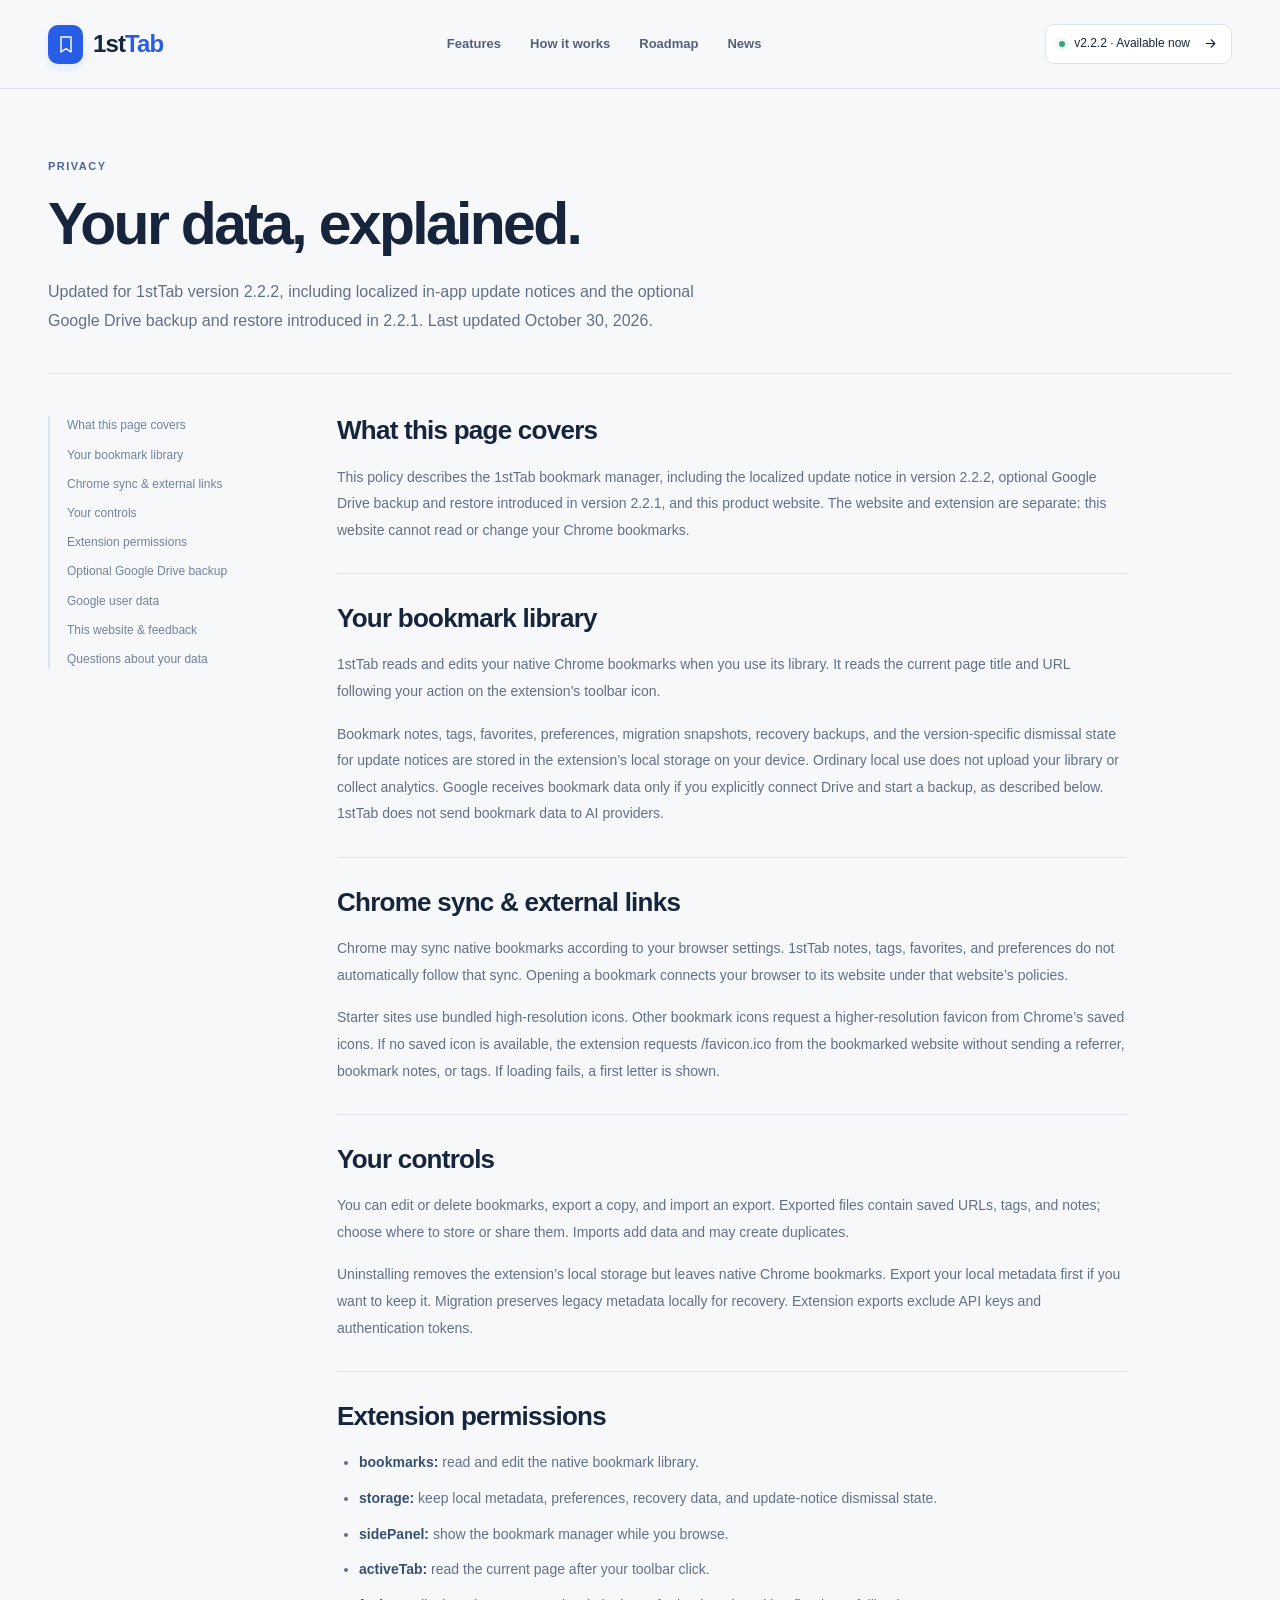
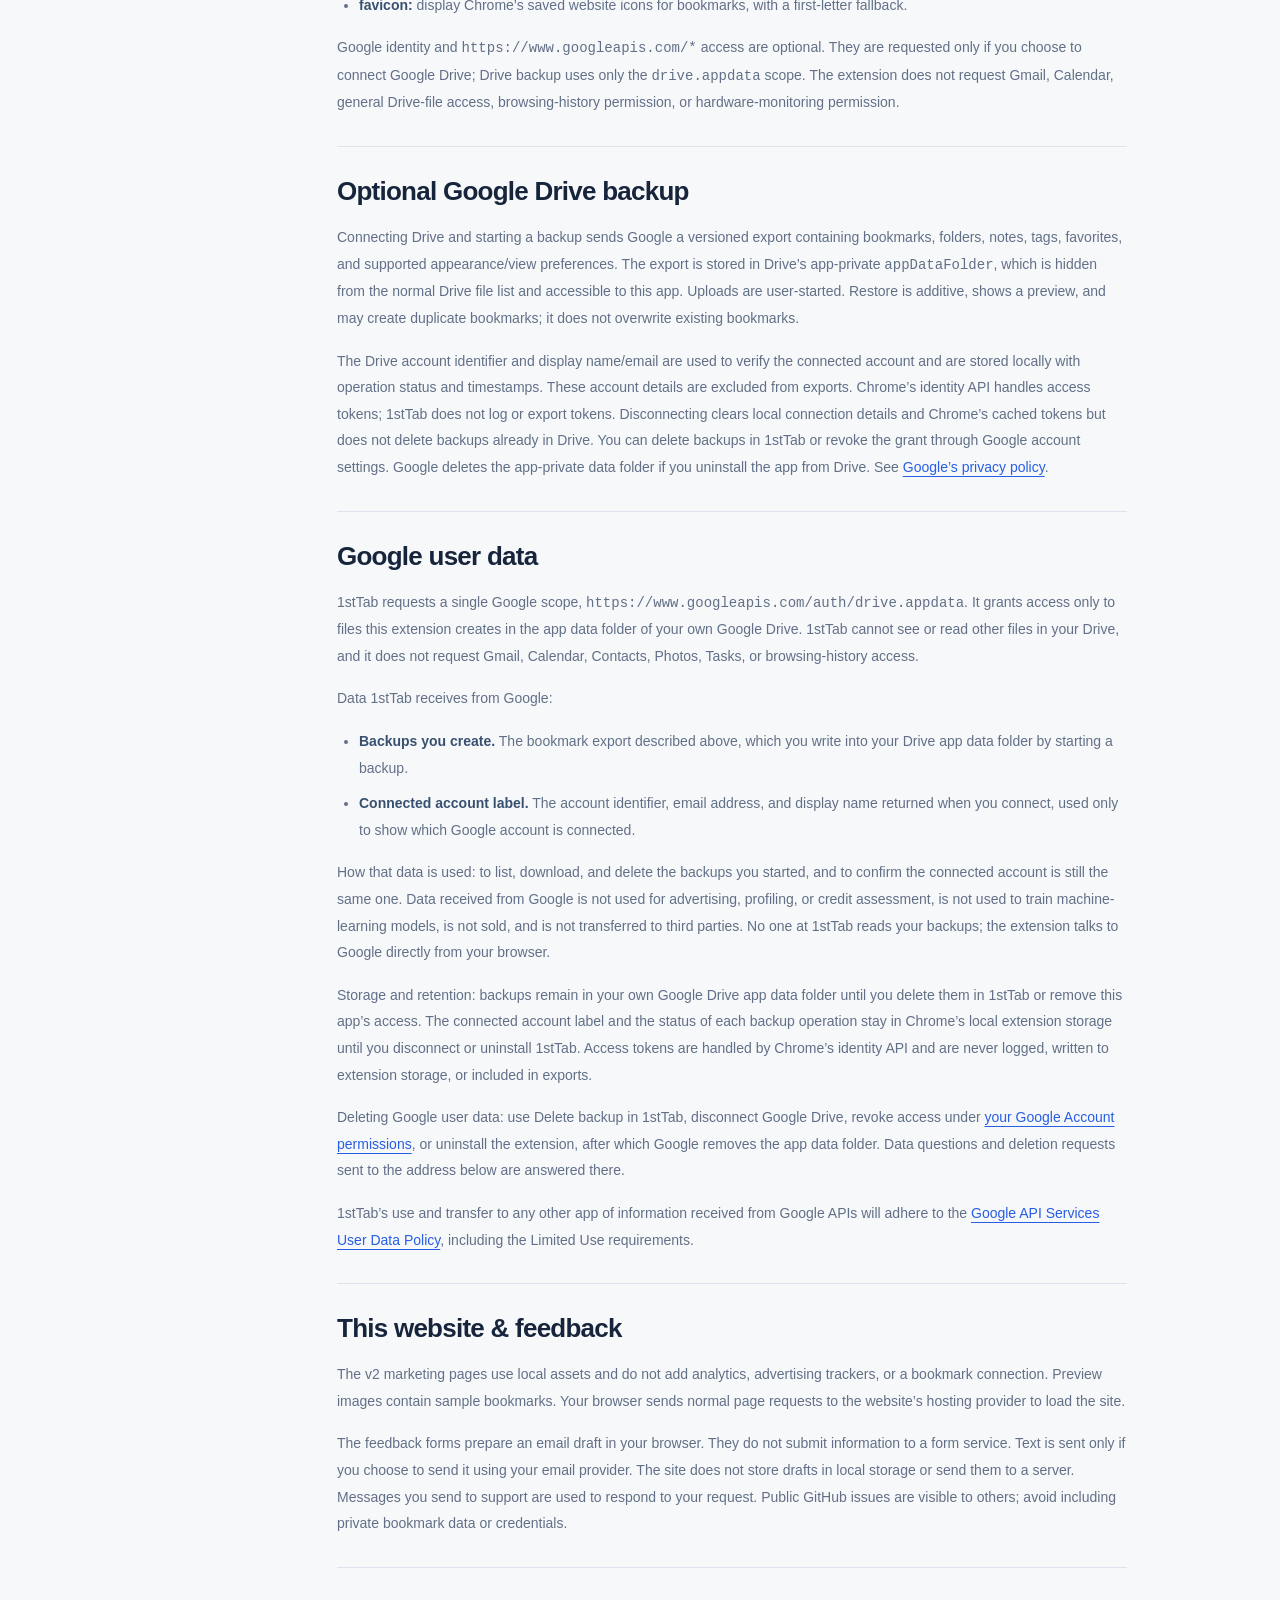
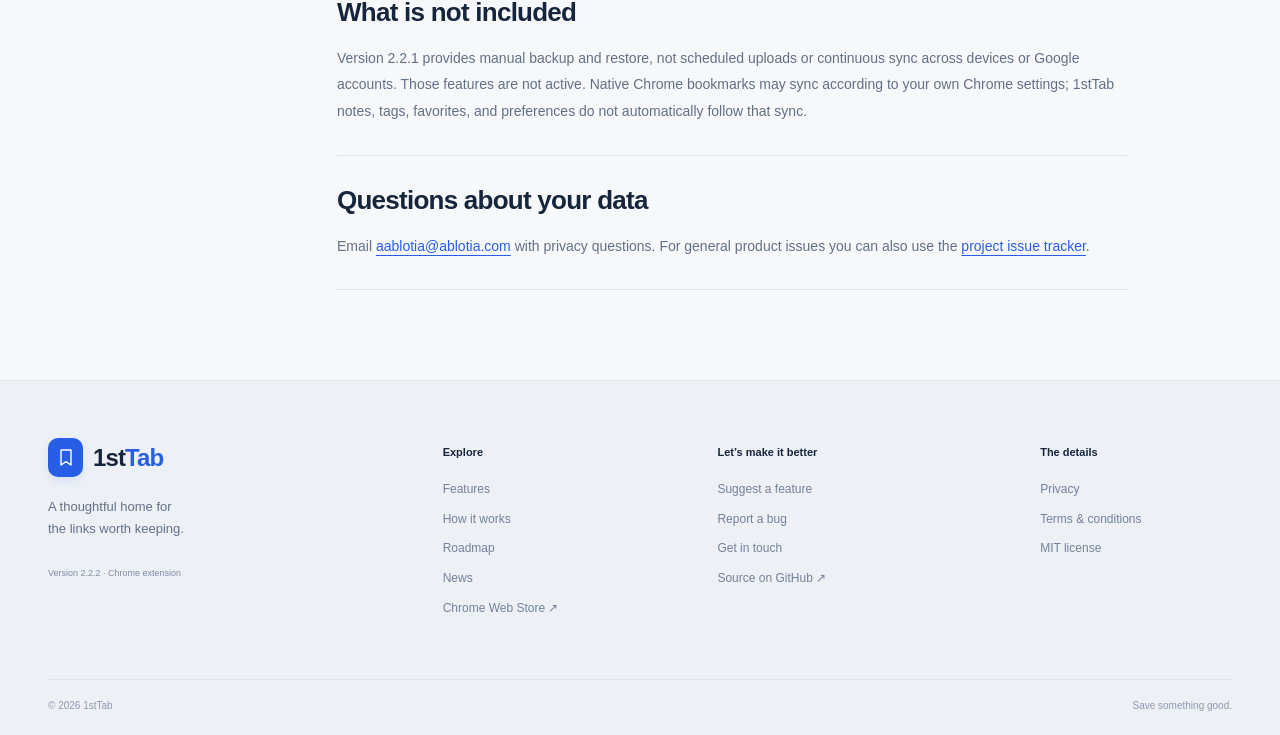
<file: privacy.html>
<!doctype html>
<html lang="en">
<head>
<meta charset="utf-8">
<meta name="viewport" content="width=device-width,initial-scale=1"><title>Your data, explained. — 1stTab</title>
<meta name="description" content="Privacy policy for 1stTab 2.2.2, covering local bookmark handling, update notices, and optional, user-started Google Drive backup and restore.">
<meta name="application-name" content="1stTab">
<meta name="theme-color" content="#f7f8fa">
<meta name="google-site-verification" content="NJ5g8DlZnORgyv9Ba-MatWQXtFF1xv9v6YgSDFc41xQ">
<link rel="icon" href="assets/favicon.png">
<link rel="canonical" href="https://1sttab-app.web.app/privacy">
<meta property="og:type" content="website">
<meta property="og:title" content="Your data, explained. — 1stTab">
<meta property="og:description" content="Privacy policy for 1stTab 2.2.2, covering local bookmark handling, update notices, and optional, user-started Google Drive backup and restore.">
<meta property="og:url" content="https://1sttab-app.web.app/privacy">
<meta property="og:image" content="https://1sttab-app.web.app/assets/bookmark-v2-list.png">
<meta name="twitter:card" content="summary_large_image">
<link rel="stylesheet" href="assets/site-v2.css?v=20261022">
<script src="assets/site-v2.js?v=20261010" defer></script>
</head>
<body class=""><a class="skip-link" href="#main">Skip to content</a>
<header class="nav" id="nav">
<div class="nav-inner"><a class="nav-logo" href="index.html" aria-label="1stTab home"><span class="logo-mark"><svg viewBox="0 0 24 24" fill="none" stroke="currentColor" stroke-width="1.7" stroke-linecap="round" stroke-linejoin="round" aria-hidden="true"><path d="M6 3h12v18l-6-4-6 4V3Z"/></svg></span><span>1st<span class="logo-accent">Tab</span></span></a><button class="menu-toggle" type="button" aria-label="Open navigation" aria-controls="site-menu" aria-expanded="false"><svg viewBox="0 0 24 24" fill="none" stroke="currentColor" stroke-width="1.7" stroke-linecap="round" stroke-linejoin="round" aria-hidden="true"><path d="M4 6h16M4 12h16M4 18h16"/></svg></button>
<nav class="nav-links" id="site-menu" aria-label="Main navigation"><a href="index.html#features">Features</a><a href="guide.html">How it works</a><a href="index.html#roadmap">Roadmap</a><a href="news.html">News</a></nav>
<a class="launch-pill" href="news-whats-new.html"><span class="status-dot"></span>v2.2.2 · Available now<svg viewBox="0 0 24 24" fill="none" stroke="currentColor" stroke-width="1.7" stroke-linecap="round" stroke-linejoin="round" aria-hidden="true"><path d="M5 12h14m-6-6 6 6-6 6"/></svg></a></div>
</header>
<main id="main">
<section class="container page-hero docs-hero">
<p class="mini-label">PRIVACY</p>
<h1>Your data, explained.</h1>
<p>Updated for 1stTab version 2.2.2, including localized in-app update notices and the optional Google Drive backup and restore introduced in 2.2.1. Last updated October 30, 2026.</p>
</section>
<div class="container docs-layout">
<aside>
<nav aria-label="On this page"><a href="#scope">What this page covers</a><a href="#extension">Your bookmark library</a><a href="#chrome">Chrome sync & external links</a><a href="#controls">Your controls</a><a href="#permissions">Extension permissions</a><a href="#drive">Optional Google Drive backup</a><a href="#google-data">Google user data</a><a href="#website">This website & feedback</a><a href="#contact">Questions about your data</a></nav>
</aside>
<div class="docs-content">
<section id="scope">
<h2>What this page covers</h2>
<p>This policy describes the 1stTab bookmark manager, including the localized update notice in version 2.2.2, optional Google Drive backup and restore introduced in version 2.2.1, and this product website. The website and extension are separate: this website cannot read or change your Chrome bookmarks.</p>
</section>
<section id="extension">
<h2>Your bookmark library</h2>
<p>1stTab reads and edits your native Chrome bookmarks when you use its library. It reads the current page title and URL following your action on the extension’s toolbar icon.</p>
<p>Bookmark notes, tags, favorites, preferences, migration snapshots, recovery backups, and the version-specific dismissal state for update notices are stored in the extension’s local storage on your device. Ordinary local use does not upload your library or collect analytics. Google receives bookmark data only if you explicitly connect Drive and start a backup, as described below. 1stTab does not send bookmark data to AI providers.</p>
</section>
<section id="chrome">
<h2>Chrome sync & external links</h2>
<p>Chrome may sync native bookmarks according to your browser settings. 1stTab notes, tags, favorites, and preferences do not automatically follow that sync. Opening a bookmark connects your browser to its website under that website’s policies.</p>
<p>Starter sites use bundled high-resolution icons. Other bookmark icons request a higher-resolution favicon from Chrome’s saved icons. If no saved icon is available, the extension requests /favicon.ico from the bookmarked website without sending a referrer, bookmark notes, or tags. If loading fails, a first letter is shown.</p>
</section>
<section id="controls">
<h2>Your controls</h2>
<p>You can edit or delete bookmarks, export a copy, and import an export. Exported files contain saved URLs, tags, and notes; choose where to store or share them. Imports add data and may create duplicates.</p>
<p>Uninstalling removes the extension’s local storage but leaves native Chrome bookmarks. Export your local metadata first if you want to keep it. Migration preserves legacy metadata locally for recovery. Extension exports exclude API keys and authentication tokens.</p>
</section>
<section id="permissions">
<h2>Extension permissions</h2>
<ul>
<li><strong>bookmarks:</strong> read and edit the native bookmark library.</li>
<li><strong>storage:</strong> keep local metadata, preferences, recovery data, and update-notice dismissal state.</li>
<li><strong>sidePanel:</strong> show the bookmark manager while you browse.</li>
<li><strong>activeTab:</strong> read the current page after your toolbar click.</li>
<li><strong>favicon:</strong> display Chrome’s saved website icons for bookmarks, with a first-letter fallback.</li>
</ul>
<p>Google identity and <code>https://www.googleapis.com/*</code> access are optional. They are requested only if you choose to connect Google Drive; Drive backup uses only the <code>drive.appdata</code> scope. The extension does not request Gmail, Calendar, general Drive-file access, browsing-history permission, or hardware-monitoring permission.</p>
</section>
<section id="drive">
<h2>Optional Google Drive backup</h2>
<p>Connecting Drive and starting a backup sends Google a versioned export containing bookmarks, folders, notes, tags, favorites, and supported appearance/view preferences. The export is stored in Drive’s app-private <code>appDataFolder</code>, which is hidden from the normal Drive file list and accessible to this app. Uploads are user-started. Restore is additive, shows a preview, and may create duplicate bookmarks; it does not overwrite existing bookmarks.</p>
<p>The Drive account identifier and display name/email are used to verify the connected account and are stored locally with operation status and timestamps. These account details are excluded from exports. Chrome’s identity API handles access tokens; 1stTab does not log or export tokens. Disconnecting clears local connection details and Chrome’s cached tokens but does not delete backups already in Drive. You can delete backups in 1stTab or revoke the grant through Google account settings. Google deletes the app-private data folder if you uninstall the app from Drive. See <a href="https://policies.google.com/privacy">Google’s privacy policy</a>.</p>
</section>
<section id="google-data">
<h2>Google user data</h2>
<p>1stTab requests a single Google scope, <code>https://www.googleapis.com/auth/drive.appdata</code>. It grants access only to files this extension creates in the app data folder of your own Google Drive. 1stTab cannot see or read other files in your Drive, and it does not request Gmail, Calendar, Contacts, Photos, Tasks, or browsing-history access.</p>
<p>Data 1stTab receives from Google:</p>
<ul>
<li><strong>Backups you create.</strong> The bookmark export described above, which you write into your Drive app data folder by starting a backup.</li>
<li><strong>Connected account label.</strong> The account identifier, email address, and display name returned when you connect, used only to show which Google account is connected.</li>
</ul>
<p>How that data is used: to list, download, and delete the backups you started, and to confirm the connected account is still the same one. Data received from Google is not used for advertising, profiling, or credit assessment, is not used to train machine-learning models, is not sold, and is not transferred to third parties. No one at 1stTab reads your backups; the extension talks to Google directly from your browser.</p>
<p>Storage and retention: backups remain in your own Google Drive app data folder until you delete them in 1stTab or remove this app’s access. The connected account label and the status of each backup operation stay in Chrome’s local extension storage until you disconnect or uninstall 1stTab. Access tokens are handled by Chrome’s identity API and are never logged, written to extension storage, or included in exports.</p>
<p>Deleting Google user data: use Delete backup in 1stTab, disconnect Google Drive, revoke access under <a href="https://myaccount.google.com/permissions">your Google Account permissions</a>, or uninstall the extension, after which Google removes the app data folder. Data questions and deletion requests sent to the address below are answered there.</p>
<p>1stTab’s use and transfer to any other app of information received from Google APIs will adhere to the <a href="https://developers.google.com/terms/api-services-user-data-policy">Google API Services User Data Policy</a>, including the Limited Use requirements.</p>
</section>
<section id="website">
<h2>This website & feedback</h2>
<p>The v2 marketing pages use local assets and do not add analytics, advertising trackers, or a bookmark connection. Preview images contain sample bookmarks. Your browser sends normal page requests to the website’s hosting provider to load the site.</p>
<p>The feedback forms prepare an email draft in your browser. They do not submit information to a form service. Text is sent only if you choose to send it using your email provider. The site does not store drafts in local storage or send them to a server. Messages you send to support are used to respond to your request. Public GitHub issues are visible to others; avoid including private bookmark data or credentials.</p>
</section>
<section id="future">
<h2>What is not included</h2>
<p>Version 2.2.1 provides manual backup and restore, not scheduled uploads or continuous sync across devices or Google accounts. Those features are not active. Native Chrome bookmarks may sync according to your own Chrome settings; 1stTab notes, tags, favorites, and preferences do not automatically follow that sync.</p>
</section>
<section id="contact">
<h2>Questions about your data</h2>
<p>Email <a href="mailto:aablotia@ablotia.com">aablotia@ablotia.com</a> with privacy questions. For general product issues you can also use the <a href="https://github.com/aleksandre-zaccone/1stTab/issues" target="_blank" rel="noopener noreferrer">project issue tracker</a>.</p>
</section>
</div>
</div>
</main>
<footer class="footer">
<div class="container footer-grid">
<div class="footer-intro"><a class="nav-logo" href="index.html" aria-label="1stTab home"><span class="logo-mark"><svg viewBox="0 0 24 24" fill="none" stroke="currentColor" stroke-width="1.7" stroke-linecap="round" stroke-linejoin="round" aria-hidden="true"><path d="M6 3h12v18l-6-4-6 4V3Z"/></svg></span><span>1st<span class="logo-accent">Tab</span></span></a>
<p>A thoughtful home for<br>the links worth keeping.</p>
<span class="footer-release">Version 2.2.2 · Chrome extension</span></div>
<div>
<h2>Explore</h2>
<a href="index.html#features">Features</a><a href="guide.html">How it works</a><a href="index.html#roadmap">Roadmap</a><a href="news.html">News</a><a href="https://chromewebstore.google.com/detail/1sttab-%E2%80%94-bookmark-manager/bigolehnkpljdbocpkljjmkkocefinbh" target="_blank" rel="noopener noreferrer">Chrome Web Store ↗</a></div>
<div>
<h2>Let’s make it better</h2>
<a href="request.html">Suggest a feature</a><a href="bugs.html">Report a bug</a><a href="mailto:aablotia@ablotia.com">Get in touch</a><a href="https://github.com/aleksandre-zaccone/1stTab" target="_blank" rel="noopener noreferrer">Source on GitHub ↗</a></div>
<div>
<h2>The details</h2>
<a href="privacy.html">Privacy</a><a href="terms.html">Terms & conditions</a><a href="LICENSE.txt">MIT license</a></div>
</div>
<div class="container footer-bottom"><span>© 2026 1stTab</span><span>Save something good.</span></div>
</footer>
</body>
</html>
</file>
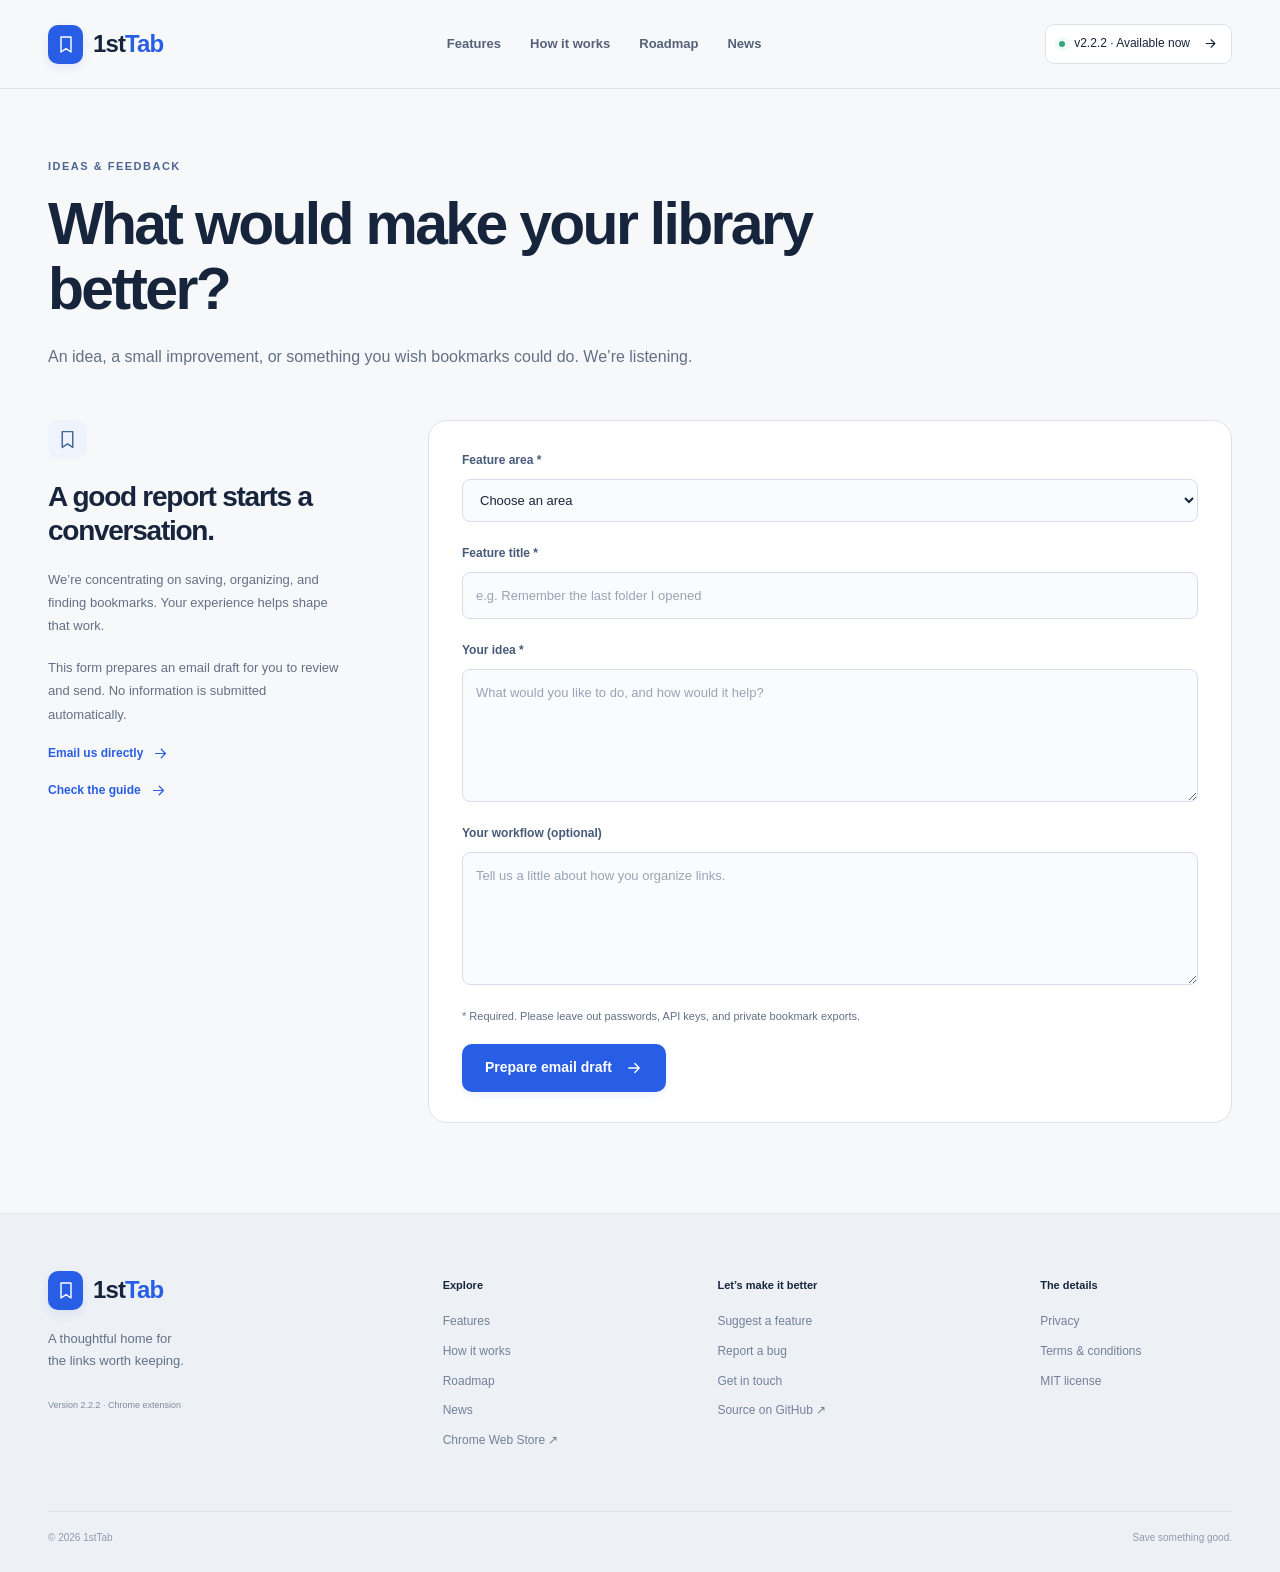
<file: request.html>
<!doctype html>
<html lang="en">
<head>
<meta charset="utf-8">
<meta name="viewport" content="width=device-width,initial-scale=1"><title>Suggest a feature — 1stTab</title>
<meta name="description" content="An idea, a small improvement, or something you wish bookmarks could do. We’re listening.">
<meta name="application-name" content="1stTab">
<meta name="theme-color" content="#f7f8fa">
<meta name="google-site-verification" content="NJ5g8DlZnORgyv9Ba-MatWQXtFF1xv9v6YgSDFc41xQ">
<link rel="icon" href="assets/favicon.png">
<link rel="canonical" href="https://1sttab-app.web.app/request">
<meta property="og:type" content="website">
<meta property="og:title" content="Suggest a feature — 1stTab">
<meta property="og:description" content="An idea, a small improvement, or something you wish bookmarks could do. We’re listening.">
<meta property="og:url" content="https://1sttab-app.web.app/request">
<meta property="og:image" content="https://1sttab-app.web.app/assets/bookmark-v2-list.png">
<meta name="twitter:card" content="summary_large_image">
<link rel="stylesheet" href="assets/site-v2.css?v=20261022">
<script src="assets/site-v2.js?v=20261010" defer></script>
</head>
<body class=""><a class="skip-link" href="#main">Skip to content</a>
<header class="nav" id="nav">
<div class="nav-inner"><a class="nav-logo" href="index.html" aria-label="1stTab home"><span class="logo-mark"><svg viewBox="0 0 24 24" fill="none" stroke="currentColor" stroke-width="1.7" stroke-linecap="round" stroke-linejoin="round" aria-hidden="true"><path d="M6 3h12v18l-6-4-6 4V3Z"/></svg></span><span>1st<span class="logo-accent">Tab</span></span></a><button class="menu-toggle" type="button" aria-label="Open navigation" aria-controls="site-menu" aria-expanded="false"><svg viewBox="0 0 24 24" fill="none" stroke="currentColor" stroke-width="1.7" stroke-linecap="round" stroke-linejoin="round" aria-hidden="true"><path d="M4 6h16M4 12h16M4 18h16"/></svg></button>
<nav class="nav-links" id="site-menu" aria-label="Main navigation"><a href="index.html#features">Features</a><a href="guide.html">How it works</a><a href="index.html#roadmap">Roadmap</a><a href="news.html">News</a></nav>
<a class="launch-pill" href="news-whats-new.html"><span class="status-dot"></span>v2.2.2 · Available now<svg viewBox="0 0 24 24" fill="none" stroke="currentColor" stroke-width="1.7" stroke-linecap="round" stroke-linejoin="round" aria-hidden="true"><path d="M5 12h14m-6-6 6 6-6 6"/></svg></a></div>
</header>
<main id="main">
<section class="container page-hero">
<p class="mini-label">IDEAS & FEEDBACK</p>
<h1>What would make your library better?</h1>
<p>An idea, a small improvement, or something you wish bookmarks could do. We’re listening.</p>
</section>
<div class="container support-layout">
<aside class="support-aside"><span class="feature-icon"><svg viewBox="0 0 24 24" fill="none" stroke="currentColor" stroke-width="1.7" stroke-linecap="round" stroke-linejoin="round" aria-hidden="true"><path d="M6 3h12v18l-6-4-6 4V3Z"/></svg></span>
<h2>A good report starts a conversation.</h2>
<p>We’re concentrating on saving, organizing, and finding bookmarks. Your experience helps shape that work.</p>
<p>This form prepares an email draft for you to review and send. No information is submitted automatically.</p>
<a href="mailto:aablotia@ablotia.com" class="text-link">Email us directly <svg viewBox="0 0 24 24" fill="none" stroke="currentColor" stroke-width="1.7" stroke-linecap="round" stroke-linejoin="round" aria-hidden="true"><path d="M5 12h14m-6-6 6 6-6 6"/></svg></a><a href="guide.html" class="text-link">Check the guide <svg viewBox="0 0 24 24" fill="none" stroke="currentColor" stroke-width="1.7" stroke-linecap="round" stroke-linejoin="round" aria-hidden="true"><path d="M5 12h14m-6-6 6 6-6 6"/></svg></a></aside>
<form class="feedback-form" data-feedback="feature">
<div class="form-group"><label for="area">Feature area *</label><select id="area" name="area" required><option value="">Choose an area</option><option>Folders & collections</option><option>Search & filters</option><option>Tags, notes & favorites</option><option>Card / list view</option><option>Themes & accessibility</option><option>Side panel</option><option>Import, export & recovery</option><option>Update announcement (2.2.2)</option><option>Google Drive backup & restore (2.2.1)</option><option>Scheduled backup or continuous sync (future)</option><option>Website</option><option>Other</option></select></div>
<div class="form-group"><label for="title">Feature title *</label><input id="title" name="title" type="text" maxlength="180" placeholder="e.g. Remember the last folder I opened" required></div>
<div class="form-group"><label for="description">Your idea *</label><textarea id="description" name="description" rows="5" maxlength="5000" placeholder="What would you like to do, and how would it help?" required></textarea></div>
<div class="form-group"><label for="use-case">Your workflow (optional)</label><textarea id="use-case" name="use-case" rows="5" maxlength="5000" placeholder="Tell us a little about how you organize links."></textarea></div>
<p class="form-note">* Required. Please leave out passwords, API keys, and private bookmark exports.</p>
<button type="submit" class="btn btn-primary" disabled>Prepare email draft <svg viewBox="0 0 24 24" fill="none" stroke="currentColor" stroke-width="1.7" stroke-linecap="round" stroke-linejoin="round" aria-hidden="true"><path d="M5 12h14m-6-6 6 6-6 6"/></svg></button>
<div class="draft-result" hidden>
<p class="draft-status" role="status" aria-live="polite"></p>
<label for="draft-message">Your message</label><textarea id="draft-message" rows="10" readonly></textarea>
<div class="draft-actions"><a class="btn btn-primary draft-email">Open email app <svg viewBox="0 0 24 24" fill="none" stroke="currentColor" stroke-width="1.7" stroke-linecap="round" stroke-linejoin="round" aria-hidden="true"><path d="M7 17 17 7M7 7h10v10"/></svg></a><button class="btn btn-outline copy-draft" type="button">Copy message</button></div>
<p class="field-hint">Review the draft in your email app before sending. If no app opens, copy the message and email aablotia@ablotia.com.</p>
</div>
<noscript>
<p>Email your idea directly to <a href="mailto:aablotia@ablotia.com">aablotia@ablotia.com</a>.</p>
</noscript></form>
</div>
</main>
<footer class="footer">
<div class="container footer-grid">
<div class="footer-intro"><a class="nav-logo" href="index.html" aria-label="1stTab home"><span class="logo-mark"><svg viewBox="0 0 24 24" fill="none" stroke="currentColor" stroke-width="1.7" stroke-linecap="round" stroke-linejoin="round" aria-hidden="true"><path d="M6 3h12v18l-6-4-6 4V3Z"/></svg></span><span>1st<span class="logo-accent">Tab</span></span></a>
<p>A thoughtful home for<br>the links worth keeping.</p>
<span class="footer-release">Version 2.2.2 · Chrome extension</span></div>
<div>
<h2>Explore</h2>
<a href="index.html#features">Features</a><a href="guide.html">How it works</a><a href="index.html#roadmap">Roadmap</a><a href="news.html">News</a><a href="https://chromewebstore.google.com/detail/1sttab-%E2%80%94-bookmark-manager/bigolehnkpljdbocpkljjmkkocefinbh" target="_blank" rel="noopener noreferrer">Chrome Web Store ↗</a></div>
<div>
<h2>Let’s make it better</h2>
<a href="request.html">Suggest a feature</a><a href="bugs.html">Report a bug</a><a href="mailto:aablotia@ablotia.com">Get in touch</a><a href="https://github.com/aleksandre-zaccone/1stTab" target="_blank" rel="noopener noreferrer">Source on GitHub ↗</a></div>
<div>
<h2>The details</h2>
<a href="privacy.html">Privacy</a><a href="terms.html">Terms & conditions</a><a href="LICENSE.txt">MIT license</a></div>
</div>
<div class="container footer-bottom"><span>© 2026 1stTab</span><span>Save something good.</span></div>
</footer>
</body>
</html>
</file>
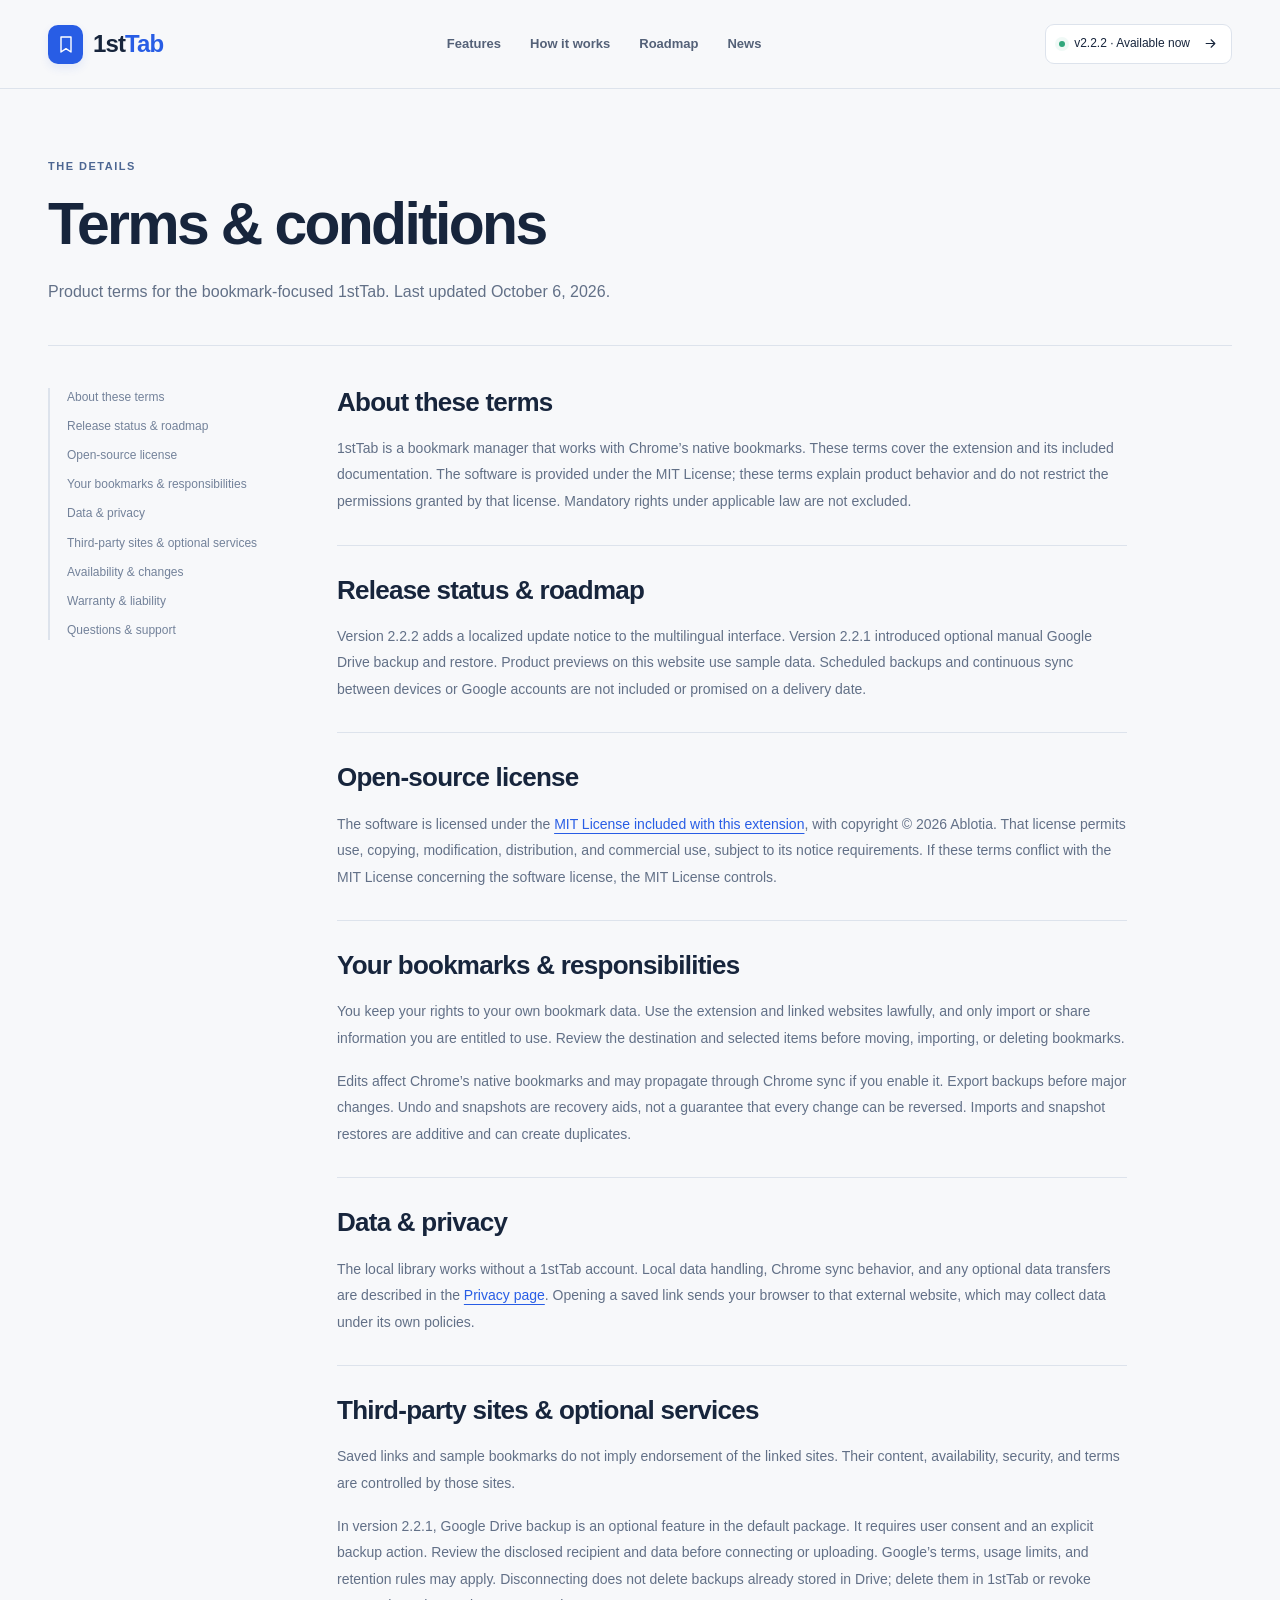
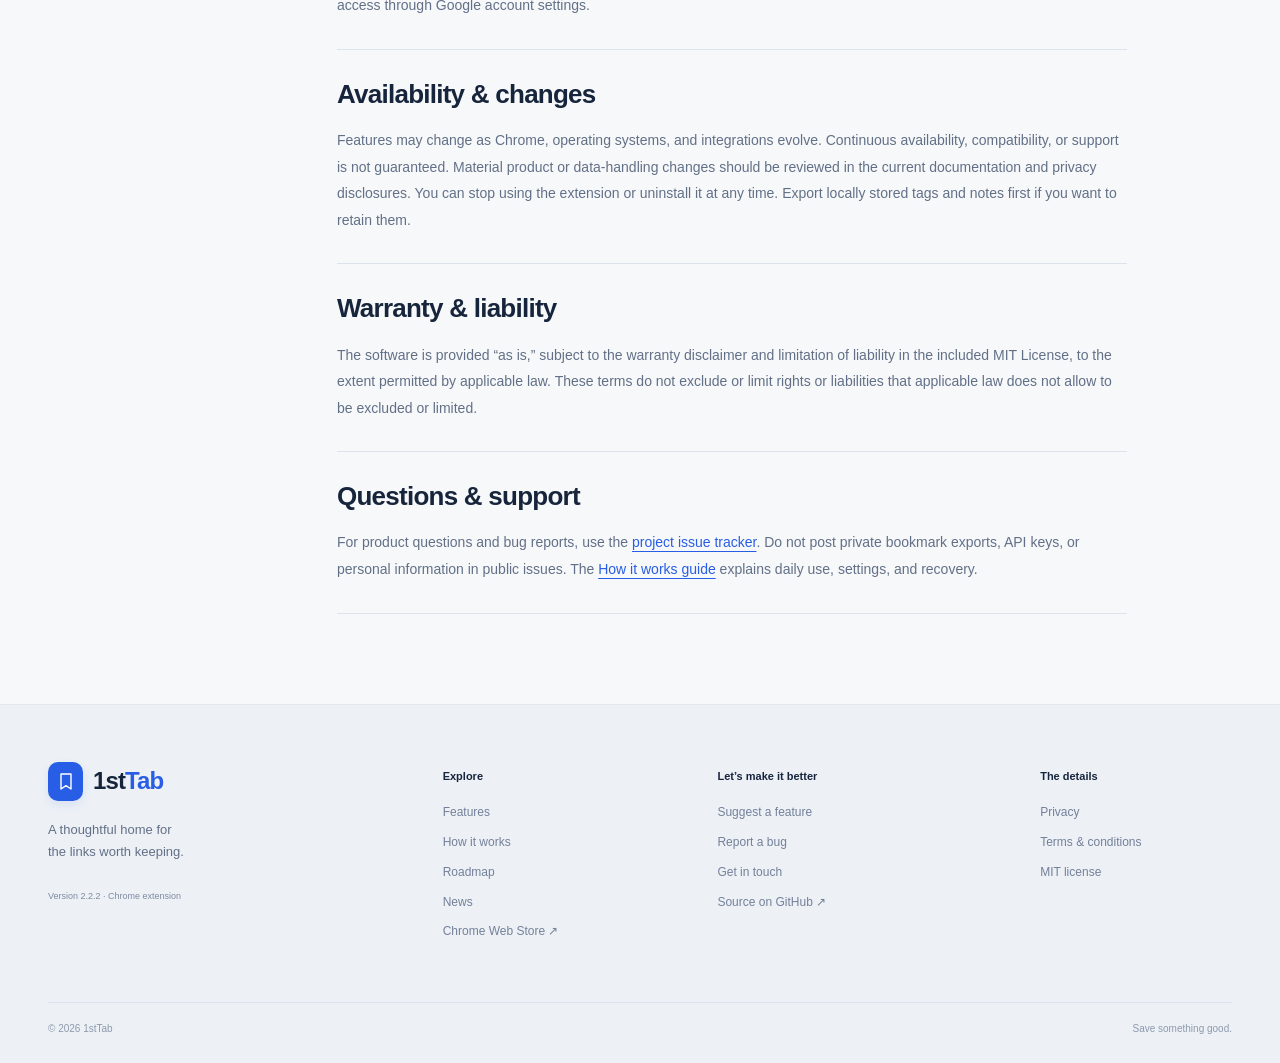
<file: terms.html>
<!doctype html>
<html lang="en">
<head>
<meta charset="utf-8">
<meta name="viewport" content="width=device-width,initial-scale=1"><title>Terms &amp; conditions — 1stTab</title>
<meta name="description" content="Product terms for the bookmark-focused 1stTab. Last updated October 6, 2026.">
<meta name="application-name" content="1stTab">
<meta name="theme-color" content="#f7f8fa">
<meta name="google-site-verification" content="NJ5g8DlZnORgyv9Ba-MatWQXtFF1xv9v6YgSDFc41xQ">
<link rel="icon" href="assets/favicon.png">
<link rel="canonical" href="https://1sttab-app.web.app/terms">
<meta property="og:type" content="website">
<meta property="og:title" content="Terms &amp; conditions — 1stTab">
<meta property="og:description" content="Product terms for the bookmark-focused 1stTab. Last updated October 6, 2026.">
<meta property="og:url" content="https://1sttab-app.web.app/terms">
<meta property="og:image" content="https://1sttab-app.web.app/assets/bookmark-v2-list.png">
<meta name="twitter:card" content="summary_large_image">
<link rel="stylesheet" href="assets/site-v2.css?v=20261022">
<script src="assets/site-v2.js?v=20261010" defer></script>
</head>
<body class=""><a class="skip-link" href="#main">Skip to content</a>
<header class="nav" id="nav">
<div class="nav-inner"><a class="nav-logo" href="index.html" aria-label="1stTab home"><span class="logo-mark"><svg viewBox="0 0 24 24" fill="none" stroke="currentColor" stroke-width="1.7" stroke-linecap="round" stroke-linejoin="round" aria-hidden="true"><path d="M6 3h12v18l-6-4-6 4V3Z"/></svg></span><span>1st<span class="logo-accent">Tab</span></span></a><button class="menu-toggle" type="button" aria-label="Open navigation" aria-controls="site-menu" aria-expanded="false"><svg viewBox="0 0 24 24" fill="none" stroke="currentColor" stroke-width="1.7" stroke-linecap="round" stroke-linejoin="round" aria-hidden="true"><path d="M4 6h16M4 12h16M4 18h16"/></svg></button>
<nav class="nav-links" id="site-menu" aria-label="Main navigation"><a href="index.html#features">Features</a><a href="guide.html">How it works</a><a href="index.html#roadmap">Roadmap</a><a href="news.html">News</a></nav>
<a class="launch-pill" href="news-whats-new.html"><span class="status-dot"></span>v2.2.2 · Available now<svg viewBox="0 0 24 24" fill="none" stroke="currentColor" stroke-width="1.7" stroke-linecap="round" stroke-linejoin="round" aria-hidden="true"><path d="M5 12h14m-6-6 6 6-6 6"/></svg></a></div>
</header>
<main id="main">
<section class="container page-hero docs-hero">
<p class="mini-label">THE DETAILS</p>
<h1>Terms & conditions</h1>
<p>Product terms for the bookmark-focused 1stTab. Last updated October 6, 2026.</p>
</section>
<div class="container docs-layout">
<aside>
<nav aria-label="On this page"><a href="#scope">About these terms</a><a href="#release">Release status & roadmap</a><a href="#license">Open-source license</a><a href="#use">Your bookmarks & responsibilities</a><a href="#privacy">Data & privacy</a><a href="#external">Third-party sites & optional services</a><a href="#availability">Availability & changes</a><a href="#warranty">Warranty & liability</a><a href="#help">Questions & support</a></nav>
</aside>
<div class="docs-content">
<section id="scope">
<h2>About these terms</h2>
<p>1stTab is a bookmark manager that works with Chrome’s native bookmarks. These terms cover the extension and its included documentation. The software is provided under the MIT License; these terms explain product behavior and do not restrict the permissions granted by that license. Mandatory rights under applicable law are not excluded.</p>
</section>
<section id="release">
<h2>Release status & roadmap</h2>
<p>Version 2.2.2 adds a localized update notice to the multilingual interface. Version 2.2.1 introduced optional manual Google Drive backup and restore. Product previews on this website use sample data. Scheduled backups and continuous sync between devices or Google accounts are not included or promised on a delivery date.</p>
</section>
<section id="license">
<h2>Open-source license</h2>
<p>The software is licensed under the <a href="LICENSE.txt">MIT License included with this extension</a>, with copyright © 2026 Ablotia. That license permits use, copying, modification, distribution, and commercial use, subject to its notice requirements. If these terms conflict with the MIT License concerning the software license, the MIT License controls.</p>
</section>
<section id="use">
<h2>Your bookmarks & responsibilities</h2>
<p>You keep your rights to your own bookmark data. Use the extension and linked websites lawfully, and only import or share information you are entitled to use. Review the destination and selected items before moving, importing, or deleting bookmarks.</p>
<p>Edits affect Chrome’s native bookmarks and may propagate through Chrome sync if you enable it. Export backups before major changes. Undo and snapshots are recovery aids, not a guarantee that every change can be reversed. Imports and snapshot restores are additive and can create duplicates.</p>
</section>
<section id="privacy">
<h2>Data & privacy</h2>
<p>The local library works without a 1stTab account. Local data handling, Chrome sync behavior, and any optional data transfers are described in the <a href="privacy.html">Privacy page</a>. Opening a saved link sends your browser to that external website, which may collect data under its own policies.</p>
</section>
<section id="external">
<h2>Third-party sites & optional services</h2>
<p>Saved links and sample bookmarks do not imply endorsement of the linked sites. Their content, availability, security, and terms are controlled by those sites.</p>
<p>In version 2.2.1, Google Drive backup is an optional feature in the default package. It requires user consent and an explicit backup action. Review the disclosed recipient and data before connecting or uploading. Google’s terms, usage limits, and retention rules may apply. Disconnecting does not delete backups already stored in Drive; delete them in 1stTab or revoke access through Google account settings.</p>
</section>
<section id="availability">
<h2>Availability & changes</h2>
<p>Features may change as Chrome, operating systems, and integrations evolve. Continuous availability, compatibility, or support is not guaranteed. Material product or data-handling changes should be reviewed in the current documentation and privacy disclosures. You can stop using the extension or uninstall it at any time. Export locally stored tags and notes first if you want to retain them.</p>
</section>
<section id="warranty">
<h2>Warranty & liability</h2>
<p>The software is provided “as is,” subject to the warranty disclaimer and limitation of liability in the included MIT License, to the extent permitted by applicable law. These terms do not exclude or limit rights or liabilities that applicable law does not allow to be excluded or limited.</p>
</section>
<section id="help">
<h2>Questions & support</h2>
<p>For product questions and bug reports, use the <a href="https://github.com/aleksandre-zaccone/1stTab/issues" target="_blank" rel="noopener noreferrer">project issue tracker</a>. Do not post private bookmark exports, API keys, or personal information in public issues. The <a href="guide.html">How it works guide</a> explains daily use, settings, and recovery.</p>
</section>
</div>
</div>
</main>
<footer class="footer">
<div class="container footer-grid">
<div class="footer-intro"><a class="nav-logo" href="index.html" aria-label="1stTab home"><span class="logo-mark"><svg viewBox="0 0 24 24" fill="none" stroke="currentColor" stroke-width="1.7" stroke-linecap="round" stroke-linejoin="round" aria-hidden="true"><path d="M6 3h12v18l-6-4-6 4V3Z"/></svg></span><span>1st<span class="logo-accent">Tab</span></span></a>
<p>A thoughtful home for<br>the links worth keeping.</p>
<span class="footer-release">Version 2.2.2 · Chrome extension</span></div>
<div>
<h2>Explore</h2>
<a href="index.html#features">Features</a><a href="guide.html">How it works</a><a href="index.html#roadmap">Roadmap</a><a href="news.html">News</a><a href="https://chromewebstore.google.com/detail/1sttab-%E2%80%94-bookmark-manager/bigolehnkpljdbocpkljjmkkocefinbh" target="_blank" rel="noopener noreferrer">Chrome Web Store ↗</a></div>
<div>
<h2>Let’s make it better</h2>
<a href="request.html">Suggest a feature</a><a href="bugs.html">Report a bug</a><a href="mailto:aablotia@ablotia.com">Get in touch</a><a href="https://github.com/aleksandre-zaccone/1stTab" target="_blank" rel="noopener noreferrer">Source on GitHub ↗</a></div>
<div>
<h2>The details</h2>
<a href="privacy.html">Privacy</a><a href="terms.html">Terms & conditions</a><a href="LICENSE.txt">MIT license</a></div>
</div>
<div class="container footer-bottom"><span>© 2026 1stTab</span><span>Save something good.</span></div>
</footer>
</body>
</html>
</file>
<file: assets/site-v2.css>
:root{--bg:#f7f8fa;--paper:#fff;--ink:#17253c;--muted:#627087;--blue:#285de5;--blue-hover:#164bd0;--line:#dde3ec;--soft:#edf2fa;--radius:24px;--max:1184px;color-scheme:light}
*{box-sizing:border-box}
html{scroll-behavior:smooth;scroll-padding-top:106px}
body{margin:0;background:var(--bg);color:var(--ink);font-family:Inter,-apple-system,BlinkMacSystemFont,"Segoe UI",sans-serif;-webkit-font-smoothing:antialiased;font-size:16px;line-height:1.65}
button,input,textarea,select{font:inherit}
button,a,input,textarea,select,summary{-webkit-tap-highlight-color:transparent}
button,a,summary{touch-action:manipulation}
button{cursor:pointer}
a{color:inherit;text-decoration:none}
img{max-width:100%;display:block}
svg{width:21px;height:21px;flex-shrink:0;vertical-align:middle}
h1,h2,h3,p,figure{margin:0}
h1,h2,h3{line-height:1.12;font-weight:650;letter-spacing:-.045em}
h1{font-size:clamp(44px,5.7vw,78px)}
h2{font-size:clamp(32px,3.5vw,48px)}
h3{font-size:25px}
p{color:var(--muted)}
[hidden]{display:none!important}
button:disabled{cursor:default;opacity:.6}
:focus-visible{outline:3px solid var(--blue);outline-offset:4px}
::selection{background:#d7e3ff;color:#17253c}
.container{width:calc(100% - 80px);max-width:var(--max);margin-inline:auto}
.section{padding:112px 0}
.mini-label{display:block;color:#4c6692;font-size:11px;letter-spacing:1.5px;font-weight:700;margin-bottom:17px}
.skip-link{position:fixed;top:8px;left:12px;z-index:100;padding:10px 16px;background:var(--ink);color:white;transform:translateY(-150%);border-radius:8px}
.skip-link:focus{transform:translateY(0)}
.nav{position:sticky;top:0;z-index:30;background:rgba(247,248,250,.97);border-bottom:1px solid var(--line)}
.nav-inner{max-width:var(--max);width:calc(100% - 80px);height:88px;margin:auto;display:flex;align-items:center;justify-content:space-between;gap:28px}
.nav-logo{display:inline-flex;align-items:center;gap:10px;font-size:24px;line-height:1;font-weight:750;letter-spacing:-.9px;white-space:nowrap}
.logo-mark{display:grid;place-items:center;width:35px;height:39px;background:var(--blue);color:white;border-radius:10px;box-shadow:0 4px 10px #285de51a}
.logo-mark svg{width:20px;height:23px}
.logo-accent{color:var(--blue)}
.nav-links{display:flex;align-items:center;gap:29px;margin-left:auto;margin-right:auto}
.nav-links a{font-size:13px;font-weight:550;color:#546178;position:relative;padding:7px 0}
.nav-links a:hover,.nav-links a[aria-current=page]{color:var(--blue)}
.nav-links a[aria-current=page]::after{content:'';position:absolute;bottom:0;left:0;right:0;height:2px;border-radius:2px;background:var(--blue)}
.launch-pill{display:inline-flex;align-items:center;gap:9px;padding:9px 13px;background:white;border:1px solid var(--line);font-size:12px;border-radius:9px;white-space:nowrap}
.launch-pill svg{width:15px;height:15px;margin-left:4px}
.status-dot{display:inline-block;width:6px;height:6px;background:#30a77c;border-radius:50%;box-shadow:0 0 0 4px #30a77c12;flex-shrink:0}
.menu-toggle{display:none;background:transparent;border:1px solid var(--line);border-radius:9px;padding:8px;color:var(--ink)}
.btn{display:inline-flex;align-items:center;justify-content:center;gap:13px;min-height:48px;padding:12px 22px;border-radius:10px;border:1px solid transparent;font-size:14px;font-weight:600;line-height:1.4;transition:background .15s,box-shadow .15s,transform .15s}
.btn svg{width:18px;height:18px}
.btn:hover{transform:translateY(-1px)}
.btn-primary{color:white;background:var(--blue);box-shadow:0 3px 8px #285de516}
.btn-primary:hover{background:var(--blue-hover);box-shadow:0 6px 14px #285de525}
.btn-outline{background:white;border-color:var(--line);color:var(--ink)}
.btn-outline:hover{background:var(--soft);border-color:#bbcbe2}
.text-link{display:inline-flex;align-items:center;gap:9px;font-size:14px;color:var(--blue);font-weight:550}
.text-link svg{width:17px;height:17px}
.text-link:hover{text-decoration:underline;text-underline-offset:4px}
.hero{padding:74px 0 53px;text-align:center;position:relative}
.announcement-pill{display:inline-flex;align-items:center;gap:11px;padding:5px 7px 5px 13px;background:white;border:1px solid var(--line);border-radius:999px;font-size:12px;color:#4f607b;margin-bottom:26px;box-shadow:0 2px 7px #12284304}
.announcement-pill svg{width:14px;height:14px;margin:0 3px}
.pill-version{font-size:10px;letter-spacing:.5px;background:#ecf2fd;color:var(--blue);padding:2px 6px;border-radius:5px;margin-left:4px}
.hero h1{line-height:1.04;letter-spacing:-4px;font-weight:700}
.hero h1>span{color:var(--blue)}
.hero-sub{max-width:640px;margin:24px auto;font-size:17px;line-height:1.75}
.hero-actions{display:flex;justify-content:center;gap:12px;margin-top:27px}
.hero-facts{display:flex;gap:24px;justify-content:center;margin-top:23px;font-size:11px;color:#778197}
.hero-facts span{display:inline-flex;align-items:center;gap:6px}
.hero-facts svg{width:13px;height:13px;color:#708bad}
.product-section{scroll-margin-top:105px;padding-top:15px}
.product-topline{display:flex;justify-content:space-between;align-items:end;gap:20px;margin:0 4px 18px}
.product-topline .mini-label{margin-bottom:6px;font-size:9px}
.product-topline h2{font-size:18px;letter-spacing:-.4px;font-weight:550}
.preview-switch{display:flex;align-items:center;padding:4px;border:1px solid var(--line);background:#eaf0f8;border-radius:10px;gap:4px}
.preview-switch button{display:flex;align-items:center;gap:7px;color:#61708a;border:0;background:transparent;padding:7px 13px;border-radius:7px;line-height:1;font-size:11px}
.preview-switch button svg{width:14px;height:14px}
.preview-switch button[aria-pressed=true]{background:white;color:var(--blue);box-shadow:0 2px 4px #122c5610}
.product-window{border:1px solid #d2dce9;border-radius:16px;overflow:hidden;background:white;box-shadow:0 24px 65px #1737630b,0 4px 12px #1c3b6c05}
.window-bar{display:flex;align-items:center;justify-content:space-between;position:relative;background:#fdfefe;border-bottom:1px solid #e4eaf3;height:42px;padding:0 20px;color:#8a97ac;font-size:10px}
.window-bar>span{display:inline-flex;align-items:center;gap:6px}
.window-bar>span svg{width:12px;height:12px}
.window-dots{display:flex;gap:5px}
.window-dots i{width:7px;height:7px;border-radius:50%;background:#d5dce6}
.window-dots i:first-child{background:#eeb9af}
.window-dots i:nth-child(2){background:#efd594}
.window-dots i:last-child{background:#b2d5c1}
.window-version{letter-spacing:1px}
.product-window img{width:100%;height:auto}
.product-window figcaption{display:flex;justify-content:space-between;padding:10px 20px;font-size:10px;color:#7c899e;border-top:1px solid var(--line)}
.under-preview{display:flex;align-items:center;justify-content:space-around;gap:15px;padding:27px 0;border-bottom:1px solid var(--line);font-size:12px;color:#63728a}
.under-preview span{display:flex;align-items:center;gap:9px}
.under-preview svg{color:#6984aa;width:17px;height:17px}
.section-heading{display:flex;justify-content:space-between;align-items:end;gap:60px;margin-bottom:38px}
.section-heading h2{line-height:1.14}
.section-heading>p{max-width:360px;font-size:14px;line-height:1.8;margin-bottom:5px}
.feature-grid{display:grid;grid-template-columns:1fr 1fr;gap:22px}
.feature-card{border:1px solid var(--line);border-radius:var(--radius);background:white;min-height:450px;display:flex;flex-direction:column;overflow:hidden}
.feature-copy{padding:32px 34px 0}
.feature-icon{width:39px;height:39px;background:#eef3fc;color:#45689e;border-radius:11px;display:grid;place-items:center;margin-bottom:21px}
.feature-copy h3{font-size:26px;letter-spacing:-.7px;margin-bottom:12px}
.feature-copy p{font-size:14px;line-height:1.75;max-width:420px}
.feature-folders{background:#f0f4fc}
.feature-search{background:#f4f2fb}
.feature-appearance{background:#f6f3ed}
.feature-recovery{background:#edf5f2}
.feature-drive{background:#f0f5f2}
.feature-languages{background:#f3f3fa}
.folder-illustration{margin:30px 43px -1px;padding:18px 20px 22px;border:1px solid #d6e1ef;background:#fff;border-radius:13px 13px 0 0;position:relative;box-shadow:0 12px 30px #28518209;color:#566c8c;font-size:12px}
.folder-illustration>div:first-child,.branch>div{display:flex;gap:9px;align-items:center;padding:9px 10px}
.folder-illustration svg{width:16px;height:16px}
.folder-illustration span{margin-left:auto;font-size:10px;color:#8ba0be}
.branch{border-left:1px solid #dfe7f4;margin-left:18px;padding:4px 0 0 18px}
.branch>div{position:relative;margin-bottom:3px}
.branch>div:before{content:'';position:absolute;width:12px;height:1px;background:#dfe7f4;left:-18px;top:50%}
.branch .selected{background:#e9f0fd;border:1px solid #d7e4fc;border-radius:7px;color:#285de5}
.floating-tag{position:absolute;right:-15px;bottom:15px;display:flex;gap:6px;align-items:center;background:#fdf8e9;color:#927033;border:1px solid #eee2be;border-radius:7px;padding:8px 11px;font-size:10px;transform:rotate(-4deg);box-shadow:0 5px 12px #68532509}
.search-illustration{margin:28px 32px 30px}
.sample-search{display:flex;align-items:center;gap:10px;padding:14px 17px;background:white;border:1px solid #e4dfee;box-shadow:0 5px 20px #34335c05;border-radius:10px;color:#66708d;font-size:13px}
.sample-search span{margin-left:auto;font:10px monospace;border:1px solid #e1e1ed;border-radius:4px;padding:1px 4px}
.sample-search svg{width:17px;height:17px;color:#8478ac}
.sample-tags{display:flex;gap:8px;margin:14px 2px}
.sample-tags span{border:1px solid #e1d9f0;background:#f0eaf9;color:#826997;border-radius:5px;padding:2px 9px;font-size:10px}
.sample-tags span:nth-child(2){background:#e5f0ec;border-color:#d6e9e2;color:#498371}
.sample-tags span:nth-child(3){background:#faf0d9;border-color:#f0e1b9;color:#a28235}
.sample-result{padding:15px;display:flex;align-items:center;gap:13px;border:1px solid #e5e0ee;background:white;border-radius:10px}
.sample-result b{width:35px;height:37px;background:#fff0d4;color:#b88d37;display:grid;place-items:center;border-radius:9px;font-size:17px}
.sample-result strong{font-size:11px;font-weight:550;display:block;line-height:1.5}
.sample-result small{font-size:9px;color:#8691a9}
.sample-result>svg{margin-left:auto;color:#79a594;width:16px;height:16px}
.appearance-illustration{margin-top:auto;padding:26px 32px 30px}
.color-palette{display:flex;gap:10px;margin:0 0 21px;justify-content:center}
.color-palette i{width:31px;height:31px;border-radius:50%;background:#7764b0;border:4px solid white;box-shadow:0 0 0 1px #e4ddd3}
.color-palette i:nth-child(2){background:#b77e67}
.color-palette i:nth-child(3){background:#5686e4}
.color-palette i:nth-child(4){background:#e2b956}
.color-palette i:nth-child(5){background:#294d78;outline:1px solid #294d78;outline-offset:2px}
.shape-palette{display:flex;justify-content:center;gap:15px;align-items:center}
.shape-palette span{width:49px;height:49px;display:grid;place-items:center;background:#fff;border:1px solid #ded9ce;box-shadow:0 3px 8px #49381805;border-radius:5px;color:#8b8c8a}
.shape-palette svg{width:19px;height:19px}
.shape-palette span:nth-child(1){width:61px;height:40px}
.shape-palette span:nth-child(3){border-radius:16px}
.shape-palette span:nth-child(4),.shape-palette span:nth-child(5){border-radius:50%}
.shape-palette span:nth-child(5){background:radial-gradient(circle at 30% 20%,white 15%,#e5eaf0 70%,#b5c1d0 100%);border-color:#bfcada;box-shadow:0 4px 8px #23385811}
.illustration-caption{display:block;text-align:center;font-size:10px;color:#9a9285;margin-top:17px}
.recovery-illustration{display:flex;flex-direction:column;align-items:center;margin:24px 0 27px;position:relative}
.file-tile{border:1px solid #d7e4de;border-radius:13px;background:white;min-width:220px;text-align:center;padding:18px 23px 25px;box-shadow:0 8px 19px #294c3d05;transform:rotate(-3deg)}
.file-tile svg{display:block;color:#619781;width:31px;height:31px;margin:0 auto 8px}
.file-tile span{display:block;font:12px monospace;color:#426d5b}
.file-tile small{font-size:10px;color:#889b92;display:block;margin-top:4px}
.recovery-note{margin:-10px -90px 0 0;z-index:1;display:flex;align-items:center;gap:7px;font-size:10px;color:#497c64;background:#e2f0e8;border:1px solid #c9e1d4;border-radius:7px;padding:7px 12px;transform:rotate(2deg)}
.recovery-note svg{width:14px;height:14px}
.drive-illustration{margin:auto 32px 29px;padding:22px;background:#e8f1ec;border:1px solid #d8e7de;border-radius:14px}
.drive-backup-card{display:flex;align-items:center;gap:13px;padding:14px;background:white;border:1px solid #dce8e1;border-radius:11px;box-shadow:0 6px 16px #294c3d05}
.drive-cloud{width:40px;height:40px;display:grid;place-items:center;flex:none;background:#edf4f0;color:#4f8a70;border-radius:10px}
.drive-cloud svg{width:23px;height:23px}
.drive-backup-card strong{display:block;font-size:12px;color:#426b58}
.drive-backup-card small{display:block;margin-top:4px;color:#80958a;font-size:10px;line-height:1.5}
.drive-backup-note{text-align:center;margin-top:15px;color:#6b8e7c;font-size:10px}
.language-illustration{margin:auto 32px 30px;padding:25px 24px;background:white;border:1px solid #e1e5ef;border-radius:14px}
.language-chips{display:flex;justify-content:center;flex-wrap:wrap;gap:9px}
.language-chips span{padding:7px 10px;border:1px solid #e2e5ed;border-radius:7px;background:#f7f8fb;color:#596a83;font-size:11px}
.language-chips span:nth-child(2){background:#f3edf9;border-color:#e8dcf1;color:#806b98}
.language-chips span:nth-child(3){background:#edf3fc;border-color:#dbe7f7;color:#5f79a1}
.language-chips span:nth-child(4){background:#f8f1e9;border-color:#eee1d2;color:#967b5f}
.language-chips span:nth-child(5){background:#f2eff9;border-color:#e4def3;color:#786b9c}
.language-illustration small{display:block;margin-top:16px;text-align:center;color:#8793a7;font-size:10px}
.detail-grid{display:grid;grid-template-columns:repeat(3,1fr);gap:50px;margin-top:43px}
.detail-grid article>svg{color:#6e86aa;margin-bottom:15px}
.detail-grid h3{font-size:18px;letter-spacing:-.4px;margin-bottom:10px}
.detail-grid p{font-size:13px;line-height:1.8}
.local-section{display:grid;grid-template-columns:60px 1fr 260px;gap:30px;align-items:start;border:1px solid var(--line);border-radius:var(--radius);padding:35px 38px;margin-bottom:112px;background:white}
.local-icon{width:51px;height:58px;display:grid;place-items:center;background:#ecf3f0;color:#598674;border:1px solid #d7e6dd;border-radius:14px}
.local-icon svg{width:26px;height:26px}
.local-section .mini-label{font-size:9px;margin-bottom:9px;color:#5e8875}
.local-section h2{font-size:26px;letter-spacing:-.8px;margin-bottom:12px}
.local-section p{font-size:13px;line-height:1.8}
.local-section .text-link{margin-top:15px;font-size:12px}
.local-aside{border-left:1px solid var(--line);padding-left:28px}
.local-aside>span{font:11px monospace;color:#92a2b6;display:block;margin-bottom:6px}
.local-aside strong{font-size:13px;font-weight:600}
.local-aside p{font-size:11px;line-height:1.7;margin-top:8px}
.roadmap-section{background:#15253d;color:white;padding:83px 0 49px;position:relative;overflow:hidden}
.roadmap-section .mini-label{color:#90a8d6}
.roadmap-section .section-heading>p{color:#a0b0c7}
.roadmap-grid{display:grid;grid-template-columns:1fr 1fr;gap:24px}
.roadmap-card{border:1px solid #34475f;border-radius:19px;background:#1a2c46;padding:29px 30px;position:relative}
.roadmap-card:nth-child(2){background:#1b2943}
.roadmap-top{display:flex;justify-content:space-between;align-items:center;gap:10px}
.roadmap-number{font:9px monospace;letter-spacing:1px;color:#92a7c7}
.planned{font-size:10px;color:#c5d1e4;border:1px solid #49617f;background:#253b59;padding:2px 9px;border-radius:5px}
.roadmap-icon{background:#2d4567;color:#bdceec;width:47px;height:49px;display:grid;place-items:center;border-radius:12px;margin:30px 0 21px}
.roadmap-icon svg{width:26px;height:26px}
.roadmap-card h3{font-size:25px;font-weight:550;letter-spacing:-.65px;margin-bottom:14px}
.roadmap-card p{font-size:14px;color:#adbbd0;line-height:1.8;max-width:440px}
.roadmap-note{display:block;font-size:10px;color:#8099bf;margin-top:29px}
.roadmap-foot{display:flex;justify-content:space-between;align-items:center;gap:30px;margin-top:27px}
.roadmap-foot p{font-size:11px;color:#99acc7}
.roadmap-foot .text-link{color:#b8cefb;font-size:12px}
.faq-section{display:grid;grid-template-columns:1fr 1.2fr;gap:80px}
.faq-section h2{font-size:38px;line-height:1.16}
.faq-list details{padding:21px 0;border-bottom:1px solid var(--line)}
.faq-list details:first-child{border-top:1px solid var(--line)}
summary{cursor:pointer}
.faq-list summary{position:relative;list-style:none;font-size:14px;font-weight:550;line-height:1.5;padding-right:35px}
.faq-list summary::-webkit-details-marker{display:none}
.faq-list summary::after{content:'+';position:absolute;right:3px;top:-2px;font-size:23px;font-weight:300;color:#7689a6}
.faq-list details[open] summary::after{content:'−'}
.faq-list p{font-size:13px;line-height:1.8;margin-top:15px;max-width:95%}
.faq-list p a{color:var(--blue);text-decoration:underline;text-underline-offset:3px}
.final-cta{border-top:1px solid var(--line);padding:64px 0 75px;display:flex;align-items:center;justify-content:space-between;gap:30px}
.final-cta h2{font-size:43px;line-height:1.14;margin-bottom:17px}
.final-cta p{font-size:14px}
.final-cta .mini-label{font-size:9px}
.footer{background:#edf1f6;border-top:1px solid #e3e8ee;padding-top:57px}
.footer-grid{display:grid;grid-template-columns:1.5fr 1fr 1.2fr .8fr;gap:35px;padding-bottom:50px}
.footer-intro>p{margin:18px 0;font-size:13px;line-height:1.7}
.footer-release{font-size:9px;color:#7d8ba1}
.footer h2{font-size:11px;line-height:1.5;letter-spacing:0;font-weight:650;margin:6px 0 19px}
.footer-grid>div:not(:first-child)>a{font-size:12px;display:block;margin-bottom:10px;color:#738099}
.footer a:hover{color:var(--blue)}
.footer-bottom{display:flex;justify-content:space-between;border-top:1px solid #dce3ee;font-size:10px;color:#8d99ac;padding:18px 0 25px}
.page-hero{padding:68px 0 45px}
.page-hero h1{font-size:clamp(38px,4.6vw,62px);line-height:1.1;max-width:850px}
.page-hero h1>span{color:var(--blue)}
.page-hero>p:last-child{max-width:650px;margin-top:21px;font-size:16px;line-height:1.8}
.news-section{padding-bottom:90px}
.news-feature{display:grid;grid-template-columns:1fr 1.06fr;border:1px solid var(--line);border-radius:24px;background:white;overflow:hidden}
.news-feature+.news-feature{margin-top:27px}
.news-art{min-height:350px;position:relative;background:#e5edfd;overflow:hidden;padding:40px;color:var(--blue);display:flex;flex-direction:column;justify-content:space-between}
.news-version{font-size:115px;font-weight:750;letter-spacing:-9px;line-height:1}
.news-art-icon{position:absolute;right:24px;top:52px;transform:rotate(13deg);color:#fff;background:var(--blue);width:136px;height:168px;border-radius:26px;display:grid;place-items:center;box-shadow:0 23px 40px #274e9e1a}
.news-art-icon svg{width:67px;height:83px}
.news-art-label{font-size:9px;letter-spacing:1.6px;position:relative}
.news-content{padding:44px 40px;align-self:center}
.article-meta{font-size:11px;color:#8290a4;display:block;margin-bottom:19px}
.news-content h2{font-size:32px;letter-spacing:-1px;margin-bottom:18px;line-height:1.18}
.news-content h2 a:hover{color:var(--blue)}
.news-content p{font-size:14px;line-height:1.8;margin-bottom:22px}
.news-followup{margin-top:27px;display:flex;align-items:center;gap:25px;border:1px solid var(--line);border-radius:15px;padding:25px 28px}
.status-label{display:inline-flex;align-items:center;gap:9px;font-size:12px;white-space:nowrap}
.news-followup p{font-size:12px;flex:1}
.news-followup .text-link{font-size:12px;white-space:nowrap}
.article-layout{display:grid;grid-template-columns:190px minmax(0,760px);gap:60px;padding:65px 0 100px;justify-content:center}
.article-side{position:sticky;top:122px;align-self:start;display:flex;flex-direction:column;gap:10px;font-size:11px;color:#8692a6}
.back-link{color:var(--blue);font-size:12px;margin-bottom:24px}
.article-category{font-size:12px;color:var(--ink);font-weight:550}
.article-body h1{font-size:52px;letter-spacing:-2px;line-height:1.14;margin-bottom:30px}
.article-body .mini-label{font-size:10px}
.article-cover{padding:32px 38px;border-radius:20px;background:#e5edfc;display:flex;align-items:center;justify-content:space-between;color:var(--blue);margin-bottom:37px}
.article-cover>span{font-size:40px;font-weight:650;line-height:1.15;letter-spacing:-1.4px}
.article-cover>svg{width:100px;height:120px;transform:rotate(12deg);stroke-width:1.2;color:#517cdb}
.article-body>p{font-size:15px;line-height:1.95;margin:18px 0}
.article-body .article-lede{font-size:20px;line-height:1.7;color:#324b70;font-weight:450}
.article-body h2{font-size:27px;letter-spacing:-.7px;margin:38px 0 17px}
.article-body p a,.docs-content a{color:var(--blue);text-decoration:underline;text-underline-offset:4px}
.article-body strong{color:#394e6c;font-weight:600}
.article-end{margin-top:40px;border-top:1px solid var(--line);padding-top:28px;display:flex;align-items:center;gap:25px}
.article-cta{display:flex;align-items:center;flex-wrap:wrap;gap:12px 22px;margin:28px 0 10px}
.article-cta small{font-size:12px;color:#8290a4}
.article-figure{margin:32px 0 36px;border:1px solid #d2dce9;border-radius:16px;overflow:hidden;background:white;box-shadow:0 14px 40px #1737630a}
.article-figure img{width:100%;height:auto}
.article-figure figcaption{padding:11px 18px;font-size:11px;color:#7c899e;border-top:1px solid var(--line)}
.article-body h3{font-size:19px;letter-spacing:-.3px;margin:32px 0 10px}
.gallery figcaption{display:flex;justify-content:space-between;gap:12px}
.gallery-stack img+img{border-top:1px solid var(--line)}
.gallery-controls{display:flex;flex-wrap:wrap;align-items:center;justify-content:space-between;gap:12px 16px;padding:14px 18px;border-top:1px solid var(--line);background:#fbfcfe}
html:not(.js) .gallery-controls,html:not(.js) .gallery-hint{display:none}
.gallery .preview-switch{flex-wrap:wrap}
.theme-picker{display:grid;grid-template-columns:repeat(5,minmax(0,1fr));gap:10px;width:100%}
.theme-picker button{display:flex;flex-direction:column;align-items:flex-start;gap:2px;min-width:0;padding:6px 6px 8px;border:1px solid var(--line);border-radius:10px;background:white;color:var(--ink);font-size:12px;font-weight:600;line-height:1.3;text-align:left}
.theme-picker button:hover{border-color:#bbcbe2}
.theme-picker button[aria-pressed=true]{border-color:var(--blue);box-shadow:0 0 0 2px #285de52e}
.theme-picker small{max-width:100%;overflow:hidden;font-size:10px;font-weight:450;color:#7c899e;white-space:nowrap;text-overflow:ellipsis}
.gallery-range{display:flex;align-items:center;gap:12px;flex:1 1 260px;font-size:12px;font-weight:600;color:var(--ink);white-space:nowrap}
.gallery-range input{flex:1;min-width:0;accent-color:var(--blue)}
.gallery-range output{min-width:40px;font-size:12px;font-weight:550;color:#4f607b;text-align:right;font-variant-numeric:tabular-nums}
.gallery-option{display:flex;align-items:center;gap:10px;font-size:12px;font-weight:600;color:var(--ink)}
.theme-thumb{display:block;width:100%;aspect-ratio:16/10;margin-bottom:5px;border:1px solid #e4eaf3;border-radius:6px;background:center/cover no-repeat}
.docs-hero{border-bottom:1px solid var(--line);padding-bottom:38px}
.docs-layout{display:grid;grid-template-columns:225px minmax(0,1fr);gap:64px;padding:42px 0 90px}
.docs-layout aside{position:sticky;top:122px;align-self:start}
.docs-layout aside nav{display:flex;flex-direction:column;gap:10px;padding-left:17px;border-left:2px solid var(--line)}
.docs-layout aside a{font-size:12px;color:#73829a;line-height:1.6}
.docs-layout aside a:hover{color:var(--blue)}
.docs-content{max-width:790px;min-width:0}
.docs-content section{padding:30px 0;border-bottom:1px solid var(--line);scroll-margin-top:118px}
.docs-content section:first-child{padding-top:0}
.docs-content h2{font-size:26px;letter-spacing:-.75px;margin-bottom:18px}
.docs-content p,.docs-content li{font-size:14px;line-height:1.9;color:var(--muted)}
.docs-content p+p{margin-top:16px}
.docs-content strong{font-weight:600;color:#385070}
.docs-content ul,.docs-content ol{padding-left:22px}
.docs-content li{margin:9px 0}
.doc-callout{margin:20px 0 0;padding:18px 20px;border:1px solid #dce6f7;border-left:3px solid #81a2d8;background:#edf3fc;border-radius:0 9px 9px 0;font-size:12px;color:#587092;line-height:1.8}
.docs-content table{width:100%;border-collapse:collapse;font-size:12px}
.docs-content td,.docs-content th{text-align:left;border-bottom:1px solid var(--line);padding:12px 10px;vertical-align:top}
.docs-content th{color:#627893;font-weight:550}
.docs-content td:first-child{width:30%;color:#385276}
.docs-content td{color:#728197}
.docs-content kbd{font-family:inherit;font-size:.9em;border:1px solid var(--line);padding:1px 5px;background:white;border-radius:4px}
.support-layout{display:grid;grid-template-columns:300px minmax(0,1fr);gap:80px;padding:4px 0 90px}
.support-aside{align-self:start;position:sticky;top:120px}
.support-aside h2{font-size:28px;line-height:1.2;margin-bottom:20px}
.support-aside p{font-size:13px;line-height:1.8;margin-bottom:18px}
.support-aside>a{display:flex;margin:17px 0;font-size:12px}
.feedback-form{padding:30px 33px;border:1px solid var(--line);background:white;border-radius:19px;min-width:0}
.form-group{margin-bottom:22px}
.form-group label,.draft-result label{display:block;font-size:12px;font-weight:600;color:#465b79;margin-bottom:8px}
.form-group input,.form-group select,.form-group textarea,.draft-result textarea{display:block;width:100%;border:1px solid #d4deeb;background:#fafbfd;padding:12px 13px;border-radius:8px;font-size:13px;color:var(--ink);outline-offset:2px;line-height:1.65;resize:vertical}
.form-group input::placeholder,.form-group textarea::placeholder{color:#98a4b7}
.field-hint{font-size:11px;color:#8b98ac;line-height:1.7;margin-top:9px}
.form-note{font-size:11px;margin:5px 0 18px}
.draft-result{border-top:1px solid var(--line);margin-top:26px;padding-top:23px}
.draft-result>p.draft-status{font-size:13px;color:#3e7961;margin-bottom:18px}
.draft-actions{display:flex;flex-wrap:wrap;gap:10px;margin-top:15px}
.draft-actions .btn{font-size:12px;padding:10px 14px;min-height:42px}
@media(min-width:1600px){.hero{padding-top:90px}
}
@media(max-width:1100px){.nav-links{gap:20px}
.nav-inner{gap:20px}
.launch-pill{font-size:11px}
.hero h1{letter-spacing:-3px}
.section-heading{gap:35px}
.local-section{grid-template-columns:55px minmax(0,1fr)}
.local-aside{grid-column:2;border-left:0;border-top:1px solid var(--line);padding:18px 0 0}
.local-aside>span{float:left;margin-right:15px}
.local-aside p{max-width:450px}
.faq-section{gap:40px}
.support-layout{gap:40px;grid-template-columns:260px minmax(0,1fr)}
.docs-layout{gap:35px;grid-template-columns:190px minmax(0,1fr)}
.news-version{font-size:100px}
.news-art-icon{width:100px;height:125px;right:18px;top:85px}
.news-art-icon svg{width:55px;height:65px}
.news-content{padding:32px}
.news-followup{flex-wrap:wrap}
.news-followup p{min-width:50%}
.article-layout{gap:35px;grid-template-columns:155px minmax(0,1fr)}
.article-body h1{font-size:44px}
.footer-grid{gap:25px}
.feature-copy{padding:28px 28px 0}
.feature-copy h3{font-size:23px}
.sample-result strong{font-size:10px}
}
@media(max-width:850px){.container,.nav-inner{width:calc(100% - 40px)}
.nav-inner{height:76px;gap:15px;flex-wrap:wrap}
.nav-logo{font-size:22px}
.logo-mark{width:31px;height:35px;border-radius:9px}
.nav-links{gap:16px}
.nav-links a{font-size:12px}
.launch-pill{padding:7px 9px;font-size:10px}
.launch-pill svg{display:none}
.hero{padding-top:58px}
.hero h1{font-size:64px}
.hero-sub{font-size:16px}
.section{padding:75px 0}
.section-heading>p{max-width:295px;font-size:13px}
.feature-grid{gap:16px}
.feature-copy{padding:24px 25px 0}
.feature-copy h3{font-size:22px}
.feature-copy p{font-size:13px}
.feature-card{min-height:440px}
.folder-illustration{margin:26px 24px -1px;padding-inline:12px}
.search-illustration{margin-inline:22px}
.sample-result{padding:10px;gap:8px}
.shape-palette{gap:9px}
.shape-palette span{width:39px;height:39px}
.shape-palette span:nth-child(1){width:49px;height:31px}
.detail-grid{gap:25px}
.local-section{padding:28px;margin-bottom:75px;gap:22px}
.roadmap-section{padding-top:65px}
.roadmap-card{padding:24px}
.roadmap-card h3{font-size:22px}
.roadmap-card p{font-size:13px}
.faq-section h2{font-size:31px}
.footer-grid{grid-template-columns:1.2fr 1fr 1.2fr;gap:26px}
.footer-intro{grid-column:1/-1;display:grid;grid-template-columns:auto 1fr;column-gap:25px}
.footer-intro>p{margin:0;grid-column:2;grid-row:1/3}
.footer-release{grid-column:1;font-size:8px;margin-top:15px}
.news-art{min-height:330px;padding:30px}
.news-version{font-size:88px}
.news-art-icon{width:80px;height:98px;right:18px;top:100px;border-radius:17px}
.news-art-icon svg{width:42px;height:54px}
.news-content{padding:26px}
.news-content h2{font-size:27px}
.news-content p{font-size:13px}
.article-layout{display:block;padding-top:36px}
.article-side{position:static;flex-direction:row;flex-wrap:wrap;gap:10px 20px;margin-bottom:30px}
.back-link{width:100%;margin:0 0 6px}
.article-body h1{font-size:49px}
.article-body{max-width:710px;margin:auto}
.docs-layout{grid-template-columns:160px minmax(0,1fr);gap:28px}
.docs-layout aside a{font-size:11px}
.support-layout{gap:30px;grid-template-columns:220px minmax(0,1fr)}
.feedback-form{padding:24px}
.support-aside h2{font-size:24px}
}
@media(max-width:680px){html{scroll-padding-top:100px}
.nav-inner{min-height:70px;height:auto;padding:16px 0;gap:14px}
.nav-logo{font-size:23px}
.nav-links{order:3;width:100%;margin:0;padding:12px 0 4px;flex-wrap:wrap;gap:13px 23px;border-top:1px solid var(--line)}
.nav-links a{font-size:13px}
.js .menu-toggle{display:flex;margin-left:auto;align-items:center;justify-content:center;width:36px;height:36px}
.js .nav-links:not(.open){display:none}
.launch-pill{display:none}
.hero{padding:42px 0 35px}
.announcement-pill{font-size:10px;padding-left:11px;gap:8px;margin-bottom:23px}
.hero h1{font-size:clamp(42px,10.6vw,63px);letter-spacing:-2.5px}
.hero-sub{font-size:14px;margin:20px auto;max-width:400px;line-height:1.75}
.desktop-br{display:none}
.hero-actions{gap:9px;margin-top:22px}
.hero-actions .btn{font-size:11px;min-height:44px;padding:10px 13px;gap:6px}
.hero-actions svg{width:15px;height:15px}
.hero-facts{gap:8px 14px;font-size:9px;flex-wrap:wrap;max-width:390px;margin:20px auto 0}
.hero-facts svg{width:11px;height:11px}
.product-topline{align-items:center;gap:12px;margin-bottom:12px}
.product-topline h2{font-size:13px;max-width:185px;line-height:1.4}
.product-topline .mini-label{font-size:8px;letter-spacing:.7px}
.preview-switch button{padding:6px 8px;font-size:9px;gap:4px}
.preview-switch button svg{width:12px;height:12px}
.preview-switch{gap:0;padding:3px}
.product-window{border-radius:10px;box-shadow:0 14px 25px #17376309}
.window-bar{height:29px;padding-inline:11px;font-size:8px}
.window-dots i{width:5px;height:5px}
.window-bar>span svg{width:9px;height:9px}
.product-window figcaption{font-size:8px;padding:8px 11px;gap:12px;line-height:1.5}
.product-window figcaption>span:last-child{text-align:right;max-width:145px}
.under-preview{flex-wrap:wrap;justify-content:center;gap:12px 18px;padding:20px 0;font-size:10px}
.under-preview svg{width:13px;height:13px}
.section{padding:58px 0}
.section-heading{display:block;margin-bottom:25px}
.section-heading .mini-label{font-size:9px;margin-bottom:12px}
.section-heading h2{font-size:34px;letter-spacing:-1.2px}
.section-heading>p{max-width:440px;font-size:13px;margin-top:18px}
.feature-grid{grid-template-columns:1fr;gap:17px}
.feature-card{min-height:0}
.feature-copy{padding:27px 28px 0}
.feature-copy h3{font-size:26px}
.feature-copy p{font-size:14px}
.feature-icon{width:35px;height:35px;margin-bottom:19px}
.folder-illustration{margin:27px 39px 0;padding:12px 15px 23px}
.search-illustration{margin:28px}
.sample-search{padding:12px 14px}
.sample-result strong{font-size:11px}
.appearance-illustration{padding:26px 26px 29px}
.color-palette{gap:15px}
.shape-palette{gap:15px}
.shape-palette span{width:45px;height:45px}
.shape-palette span:nth-child(1){width:54px;height:36px}
.recovery-illustration{margin:25px 0 35px}
.detail-grid{grid-template-columns:1fr;gap:27px;margin-top:35px}
.detail-grid article{display:grid;grid-template-columns:25px 1fr;column-gap:14px;row-gap:6px}
.detail-grid article>svg{grid-row:1/3;width:20px;height:20px;margin:1px 0 0}
.detail-grid h3{font-size:18px;margin:0}
.detail-grid p{grid-column:2;font-size:13px}
.local-section{grid-template-columns:1fr;padding:26px;gap:15px;margin-bottom:58px}
.local-icon{width:43px;height:46px;border-radius:11px}
.local-section h2{font-size:28px}
.local-section p{font-size:13px}
.local-aside{grid-column:1;margin-top:8px}
.local-aside p{font-size:12px}
.roadmap-section{padding:53px 0 38px}
.roadmap-grid{grid-template-columns:1fr;gap:17px}
.roadmap-card{padding:25px}
.roadmap-card h3{font-size:26px}
.roadmap-card p{font-size:14px}
.roadmap-top{gap:10px}
.roadmap-number{font-size:9px}
.roadmap-note{margin-top:23px}
.roadmap-foot{display:block;margin-top:24px}
.roadmap-foot .text-link{margin-top:17px}
.faq-section{display:block}
.faq-section h2{font-size:33px;margin-bottom:25px}
.faq-section h2 br{display:none}
.faq-list summary{font-size:13px}
.faq-list p{font-size:12px}
.final-cta{display:block;padding:45px 0 53px}
.final-cta h2{font-size:37px}
.final-cta p{font-size:13px}
.final-cta .btn{margin-top:26px}
.footer{padding-top:35px}
.footer-grid{grid-template-columns:1fr 1fr;gap:29px 20px;padding-bottom:30px}
.footer-intro{display:block;grid-column:1/-1}
.footer-intro>p{margin:15px 0 12px}
.footer-intro p br{display:none}
.footer-release{font-size:9px}
.footer h2{margin-bottom:13px;font-size:11px}
.footer-grid>div:not(:first-child)>a{font-size:12px;margin-bottom:8px}
.footer-bottom{font-size:9px;padding:17px 0 21px}
.page-hero{padding:38px 0 31px}
.page-hero .mini-label{font-size:9px}
.page-hero h1{font-size:39px;letter-spacing:-1.6px;line-height:1.15}
.page-hero>p:last-child{font-size:14px;margin-top:18px}
.news-section{padding-bottom:60px}
.news-feature{grid-template-columns:1fr;border-radius:18px}
.news-art{min-height:250px;padding:30px}
.news-version{font-size:110px;letter-spacing:-8px}
.news-art-icon{width:115px;height:140px;top:41px;right:40px;border-radius:21px}
.news-art-icon svg{width:56px;height:70px}
.news-content{padding:30px 26px}
.news-content h2{font-size:28px}
.news-content p{font-size:14px}
.news-followup{padding:22px;display:block}
.news-followup p{font-size:13px;margin:13px 0 18px}
.news-followup .text-link{font-size:12px}
.article-layout{padding:30px 0 60px}
.article-side{font-size:10px;gap:8px 13px;margin-bottom:25px}
.article-side .article-category{font-size:11px}
.article-body h1{font-size:38px;letter-spacing:-1.5px;line-height:1.18}
.article-body h1 br{display:none}
.article-body .mini-label{font-size:9px}
.article-cover{padding:26px 29px;margin-bottom:25px;border-radius:14px}
.article-cover>span{font-size:35px}
.article-cover>svg{width:76px;height:90px}
.article-body .article-lede{font-size:18px}
.article-body>p{font-size:14px;line-height:1.9}
.article-body h2{font-size:25px}
.article-end{flex-wrap:wrap;gap:20px}
.article-figure{margin:24px 0 28px;border-radius:12px}
.article-figure figcaption{padding:9px 14px;font-size:10px}
.gallery figcaption{flex-direction:column;gap:2px}
.gallery-controls{padding:12px 14px}
.theme-picker{grid-template-columns:repeat(3,minmax(0,1fr));gap:8px}
.theme-picker small{display:none}
.gallery-range{flex-basis:100%}
.gallery-option{width:100%;justify-content:space-between}
.article-body h3{font-size:18px}
.docs-hero{padding-bottom:29px}
.docs-layout{display:block;padding:26px 0 65px}
.docs-layout aside{position:static;margin-bottom:28px}
.docs-layout aside nav{flex-direction:row;flex-wrap:wrap;gap:8px 15px;padding:0;border-left:0}
.docs-layout aside a{background:#edf1f7;border:1px solid #e0e6ee;border-radius:5px;padding:3px 7px;font-size:10px}
.docs-content h2{font-size:24px}
.docs-content p,.docs-content li{font-size:13px}
.docs-content table{font-size:11px}
.docs-content td,.docs-content th{padding:11px 7px}
.support-layout{display:flex;flex-direction:column;gap:28px;padding-bottom:60px}
.support-aside{position:static;max-width:none}
.support-aside h2{font-size:23px}
.support-aside>.feature-icon{display:none}
.support-aside p{font-size:12px;margin-bottom:12px}
.support-aside>a{display:inline-flex;margin:7px 20px 0 0;font-size:11px}
.feedback-form{padding:23px 20px;border-radius:16px}
.form-group input,.form-group select,.form-group textarea{font-size:16px;line-height:1.5;padding:11px}
.form-group label{font-size:12px}
.form-note{font-size:10px}
.feedback-form>.btn{width:100%;font-size:13px}
.draft-actions .btn{font-size:11px;padding-inline:11px}
.draft-result textarea{font-size:12px}
}
@media(max-width:370px){.container,.nav-inner{width:calc(100% - 32px)}
.hero h1{font-size:40px}
.hero-actions{flex-direction:column;align-items:center}
.hero-actions .btn{width:100%;max-width:270px}
.hero-facts{font-size:8px}
.shape-palette{gap:10px}
.folder-illustration{margin-inline:24px}
.roadmap-card h3{font-size:24px}
.product-topline h2{font-size:12px;max-width:155px}
.product-topline .mini-label{font-size:7px}
.preview-switch button{padding-inline:5px}
}
@media(prefers-reduced-motion:reduce){html{scroll-behavior:auto}
*,*::before,*::after{animation:none!important;transition:none!important}
.btn:hover{transform:none}
}

/* Patch versions fit beside the bookmark illustration on news cards. */
.news-version--patch{font-size:64px;letter-spacing:-4px}
@media(max-width:600px){.news-version--patch{font-size:56px;letter-spacing:-3px}}
</file>
